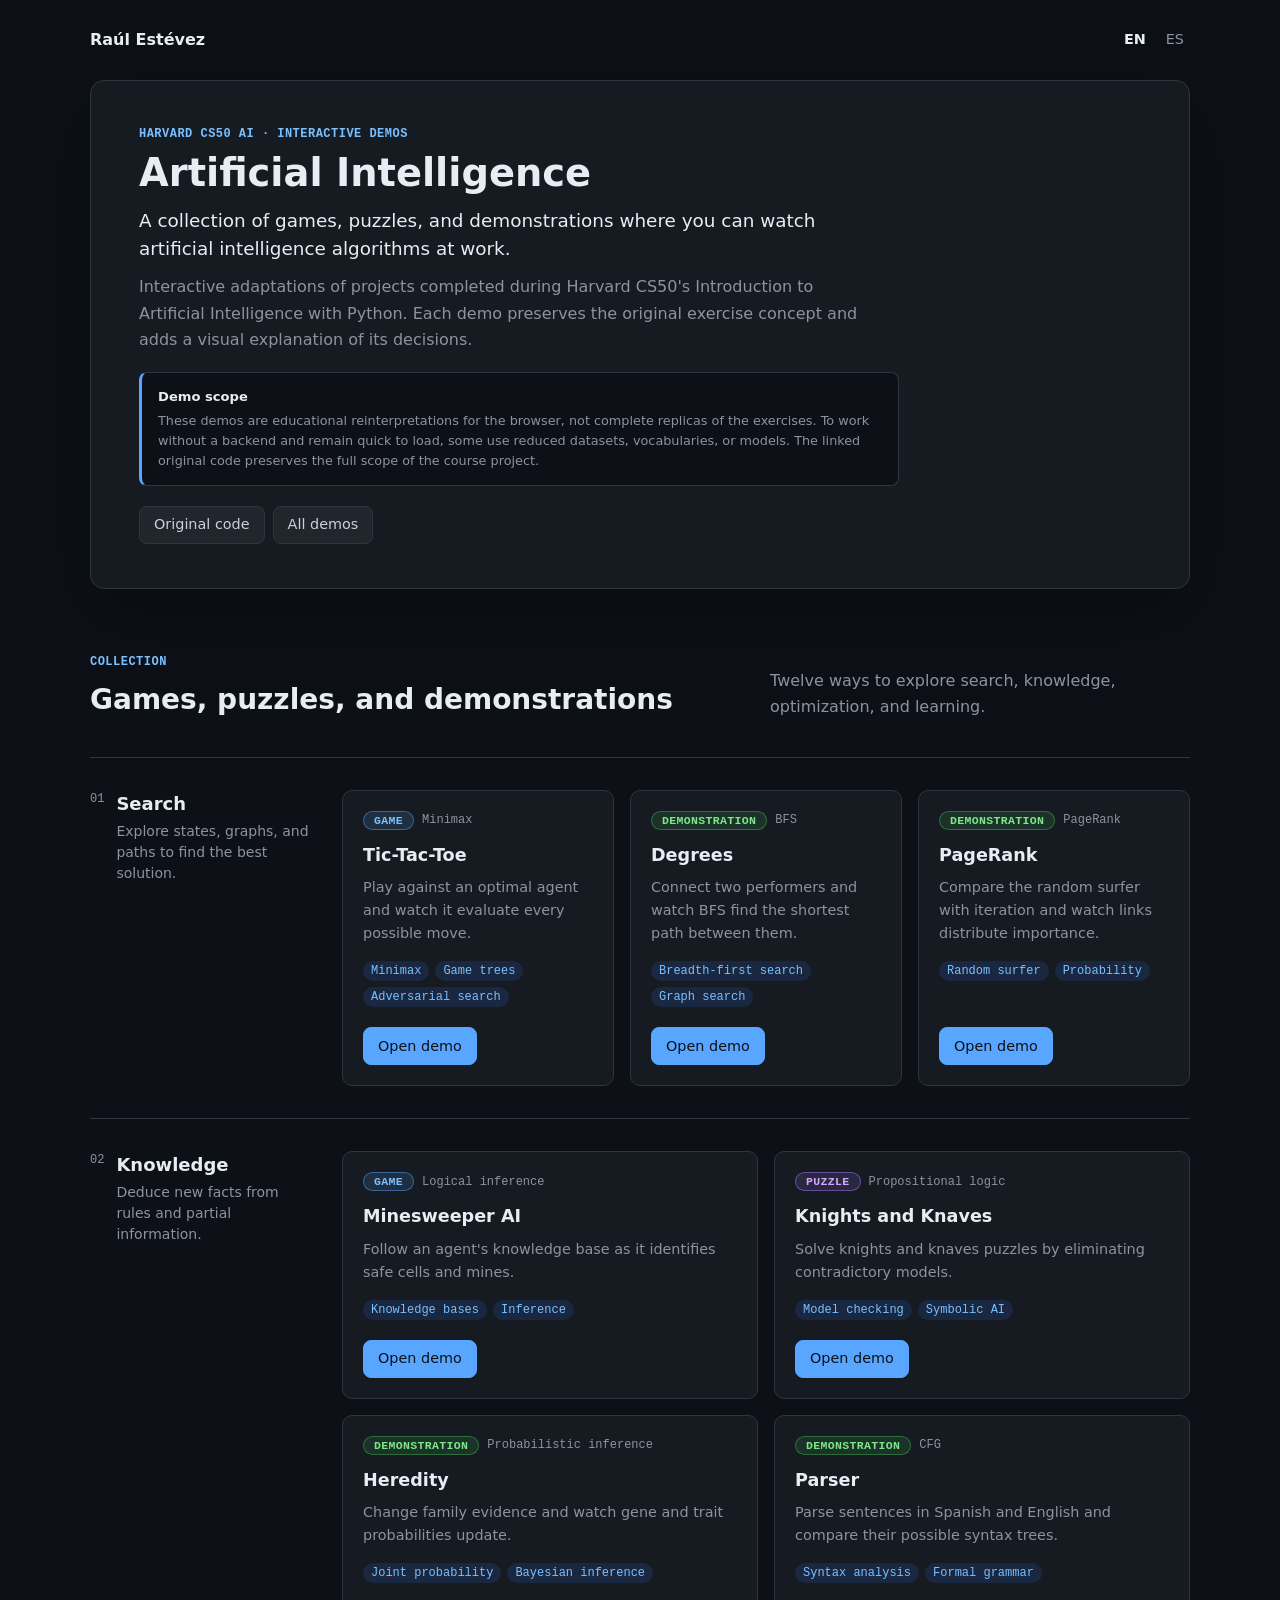
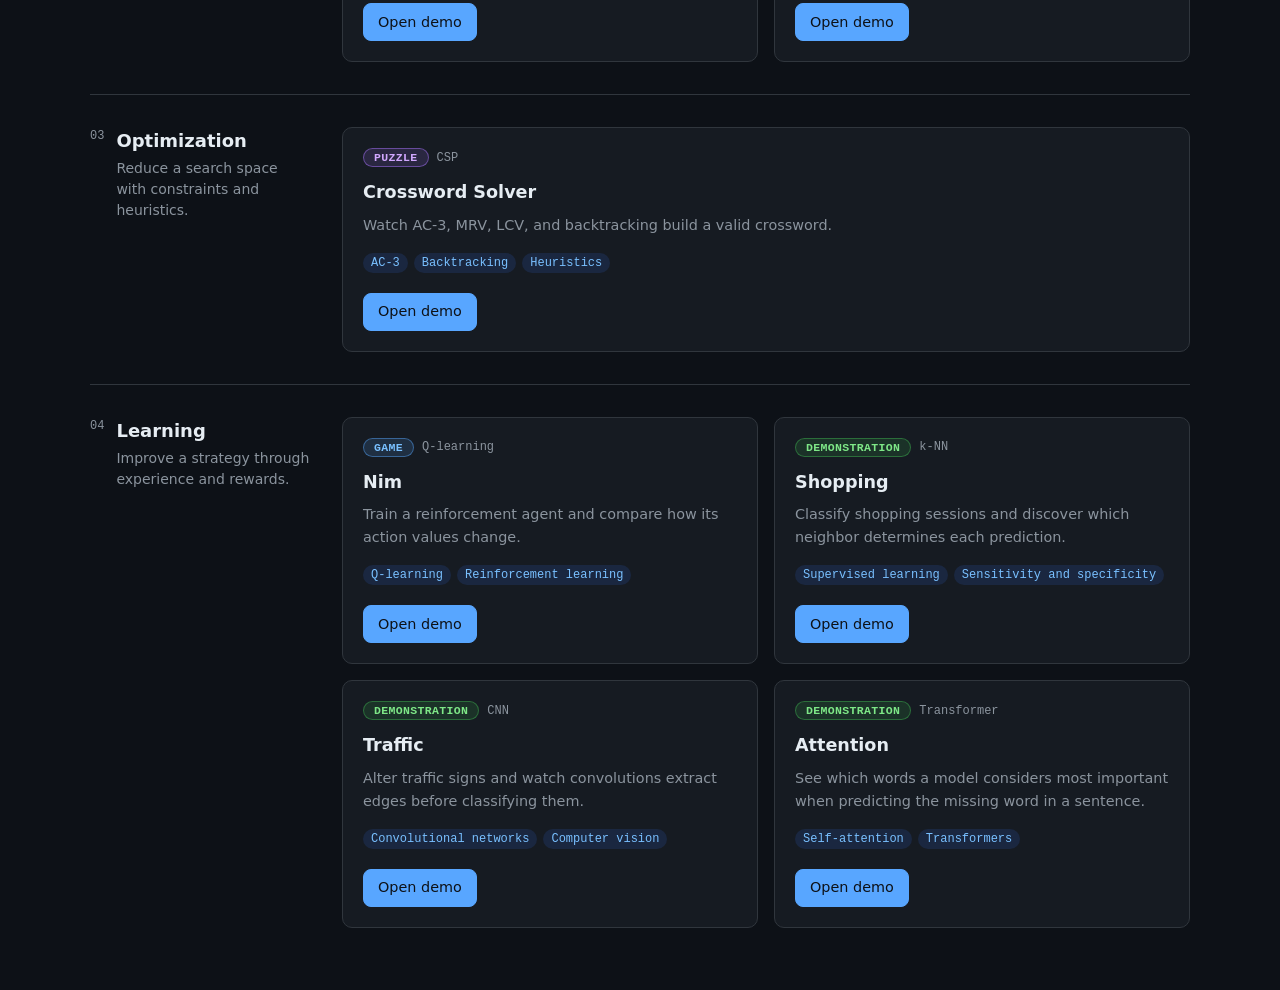
<file: index.html>
<!doctype html>
<html lang="es">
<head>
  <meta charset="utf-8">
  <meta name="viewport" content="width=device-width, initial-scale=1">
  <meta name="description" content="Demos interactivas basadas en proyectos de Harvard CS50's Introduction to Artificial Intelligence with Python.">
  <title>Artificial Intelligence · Raúl Estévez</title>
  <link rel="stylesheet" href="assets/css/tokens.css">
  <link rel="stylesheet" href="assets/css/base.css">
  <link rel="stylesheet" href="assets/css/hub.css">
</head>
<body>
  <header class="site-header">
    <a class="site-header__brand" href="https://raulesteveza.github.io">Raúl Estévez</a>
    <div class="language-switcher" role="group" aria-label="Idioma">
      <button class="language-switcher__button" type="button" data-lang="en" aria-pressed="false">EN</button>
      <button class="language-switcher__button" type="button" data-lang="es" aria-pressed="true">ES</button>
    </div>
  </header>

  <main class="page-shell">
    <section class="window hub-intro" aria-labelledby="page-title">
      <p class="eyebrow" data-i18n="eyebrow">Harvard CS50 AI · Demos interactivas</p>
      <h1 id="page-title">Artificial Intelligence</h1>
      <p class="hub-intro__lead" data-i18n="lead">Una colección de juegos, puzles y demostraciones que permite ver algoritmos de inteligencia artificial mientras trabajan.</p>
      <p class="hub-intro__copy" data-i18n="intro">Adaptaciones interactivas de proyectos realizados durante Harvard CS50's Introduction to Artificial Intelligence with Python. Cada demo conserva el concepto del ejercicio original y añade una explicación visual de sus decisiones.</p>
      <aside class="hub-scope-note" aria-labelledby="scope-title">
        <strong id="scope-title" data-i18n="scopeTitle">Alcance de las demos</strong>
        <p data-i18n="scopeCopy">Estas demos son reinterpretaciones educativas para navegador, no réplicas completas de los ejercicios. Para funcionar sin backend y mantener una carga rápida, algunas utilizan conjuntos de datos, vocabularios o modelos reducidos. El código original enlazado conserva el alcance del proyecto del curso.</p>
      </aside>
      <div class="hub-intro__actions">
        <a class="button" href="https://github.com/RaulEstevezA/harvard_ai" data-i18n="originalCode">Código original</a>
        <a class="button" href="https://raulesteveza.github.io/demos" data-i18n="allDemos">Todas las demos</a>
      </div>
    </section>

    <section class="catalog" aria-labelledby="catalog-title">
      <div class="section-heading">
        <div>
          <p class="eyebrow" data-i18n="collectionLabel">Colección</p>
          <h2 id="catalog-title" data-i18n="catalogTitle">Juegos, puzles y demostraciones</h2>
        </div>
        <p class="section-heading__copy" data-i18n="catalogCopy">Doce formas de explorar búsqueda, conocimiento, optimización y aprendizaje.</p>
      </div>

      <div class="category" aria-labelledby="search-title">
        <div class="category__heading">
          <span class="category__number">01</span>
          <div>
            <h3 id="search-title" data-i18n="search">Búsqueda</h3>
            <p data-i18n="searchDescription">Explorar estados, grafos y caminos para encontrar la mejor solución.</p>
          </div>
        </div>
        <div class="demo-grid demo-grid--three">
          <article class="demo-card">
            <div class="demo-card__body">
              <div class="demo-card__meta"><span class="demo-type demo-type--game" data-i18n="gameLabel">Juego</span><span>Minimax</span></div>
              <h4>Tic-Tac-Toe</h4>
              <p data-i18n="tictactoeDescription">Juega contra un agente óptimo y observa cómo valora cada movimiento posible.</p>
              <ul class="tag-list" aria-label="Conceptos">
                <li>Minimax</li><li data-i18n="gameTrees">Árboles de juego</li><li data-i18n="adversarialSearch">Búsqueda adversarial</li>
              </ul>
              <a class="button button--primary" href="demos/tictactoe/" data-i18n="openDemo">Abrir demo</a>
            </div>
          </article>
          <article class="demo-card">
            <div class="demo-card__body">
              <div class="demo-card__meta"><span class="demo-type demo-type--demonstration" data-i18n="demonstrationLabel">Demostración</span><span>BFS</span></div>
              <h4>Degrees</h4>
              <p data-i18n="degreesDescription">Conecta dos actores y observa cómo BFS encuentra el camino más corto entre ellos.</p>
              <ul class="tag-list" aria-label="Conceptos">
                <li data-i18n="breadthFirstSearch">Búsqueda en anchura</li><li data-i18n="graphSearch">Búsqueda en grafos</li>
              </ul>
              <a class="button button--primary" href="demos/degrees/" data-i18n="openDemo">Abrir demo</a>
            </div>
          </article>
          <article class="demo-card">
            <div class="demo-card__body">
              <div class="demo-card__meta"><span class="demo-type demo-type--demonstration" data-i18n="demonstrationLabel">Demostración</span><span>PageRank</span></div>
              <h4>PageRank</h4>
              <p data-i18n="pagerankDescription">Compara el navegante aleatorio con la iteración y observa cómo los enlaces reparten importancia.</p>
              <ul class="tag-list" aria-label="Conceptos">
                <li data-i18n="randomSurfer">Navegante aleatorio</li><li data-i18n="probability">Probabilidad</li>
              </ul>
              <a class="button button--primary" href="demos/pagerank/" data-i18n="openDemo">Abrir demo</a>
            </div>
          </article>
        </div>
      </div>

      <div class="category" aria-labelledby="knowledge-title">
        <div class="category__heading">
          <span class="category__number">02</span>
          <div>
            <h3 id="knowledge-title" data-i18n="knowledge">Conocimiento</h3>
            <p data-i18n="knowledgeDescription">Deducir hechos nuevos a partir de reglas e información parcial.</p>
          </div>
        </div>
        <div class="demo-grid">
          <article class="demo-card">
            <div class="demo-card__body">
              <div class="demo-card__meta"><span class="demo-type demo-type--game" data-i18n="gameLabel">Juego</span><span data-i18n="logicalInference">Inferencia lógica</span></div>
              <h4>Minesweeper AI</h4>
              <p data-i18n="minesweeperDescription">Sigue la base de conocimiento de un agente mientras identifica casillas seguras y minas.</p>
              <ul class="tag-list"><li data-i18n="knowledgeBases">Bases de conocimiento</li><li data-i18n="inference">Inferencia</li></ul>
              <a class="button button--primary" href="demos/minesweeper/" data-i18n="openDemo">Abrir demo</a>
            </div>
          </article>
          <article class="demo-card">
            <div class="demo-card__body">
              <div class="demo-card__meta"><span class="demo-type demo-type--puzzle" data-i18n="puzzleLabel">Puzle</span><span data-i18n="propositionalLogic">Lógica proposicional</span></div>
              <h4>Knights and Knaves</h4>
              <p data-i18n="knightsDescription">Resuelve acertijos de caballeros y mentirosos descartando modelos contradictorios.</p>
              <ul class="tag-list"><li data-i18n="modelChecking">Comprobación de modelos</li><li data-i18n="symbolicAI">IA simbólica</li></ul>
              <a class="button button--primary" href="demos/knights/" data-i18n="openDemo">Abrir demo</a>
            </div>
          </article>
          <article class="demo-card">
            <div class="demo-card__body">
              <div class="demo-card__meta"><span class="demo-type demo-type--demonstration" data-i18n="demonstrationLabel">Demostración</span><span data-i18n="probabilisticInference">Inferencia probabilística</span></div>
              <h4>Heredity</h4>
              <p data-i18n="heredityDescription">Modifica la evidencia familiar y observa cómo cambian las probabilidades de genes y rasgos.</p>
              <ul class="tag-list"><li data-i18n="jointProbability">Probabilidad conjunta</li><li data-i18n="bayesianInference">Inferencia bayesiana</li></ul>
              <a class="button button--primary" href="demos/heredity/" data-i18n="openDemo">Abrir demo</a>
            </div>
          </article>
          <article class="demo-card">
            <div class="demo-card__body">
              <div class="demo-card__meta"><span class="demo-type demo-type--demonstration" data-i18n="demonstrationLabel">Demostración</span><span>CFG</span></div>
              <h4>Parser</h4>
              <p data-i18n="parserDescription">Analiza frases en castellano e inglés y compara sus posibles árboles sintácticos.</p>
              <ul class="tag-list"><li data-i18n="syntaxAnalysis">Análisis sintáctico</li><li data-i18n="formalGrammar">Gramática formal</li></ul>
              <a class="button button--primary" href="demos/parser/" data-i18n="openDemo">Abrir demo</a>
            </div>
          </article>
        </div>
      </div>

      <div class="category" aria-labelledby="optimization-title">
        <div class="category__heading">
          <span class="category__number">03</span>
          <div>
            <h3 id="optimization-title" data-i18n="optimization">Optimización</h3>
            <p data-i18n="optimizationDescription">Reducir un espacio de búsqueda mediante restricciones y heurísticas.</p>
          </div>
        </div>
        <article class="demo-card">
          <div class="demo-card__body">
            <div class="demo-card__meta"><span class="demo-type demo-type--puzzle" data-i18n="puzzleLabel">Puzle</span><span>CSP</span></div>
            <h4>Crossword Solver</h4>
            <p data-i18n="crosswordDescription">Observa cómo AC-3, MRV, LCV y backtracking construyen un crucigrama válido.</p>
            <ul class="tag-list"><li>AC-3</li><li>Backtracking</li><li data-i18n="heuristics">Heurísticas</li></ul>
            <a class="button button--primary" href="demos/crossword/" data-i18n="openDemo">Abrir demo</a>
          </div>
        </article>
      </div>

      <div class="category" aria-labelledby="learning-title">
        <div class="category__heading">
          <span class="category__number">04</span>
          <div>
            <h3 id="learning-title" data-i18n="learning">Aprendizaje</h3>
            <p data-i18n="learningDescription">Mejorar una estrategia a partir de experiencia y recompensas.</p>
          </div>
        </div>
        <div class="demo-grid">
          <article class="demo-card">
            <div class="demo-card__body">
              <div class="demo-card__meta"><span class="demo-type demo-type--game" data-i18n="gameLabel">Juego</span><span>Q-learning</span></div>
              <h4>Nim</h4>
              <p data-i18n="nimDescription">Entrena un agente por refuerzo y compara cómo cambian los valores de sus acciones.</p>
              <ul class="tag-list"><li>Q-learning</li><li data-i18n="reinforcementLearning">Aprendizaje por refuerzo</li></ul>
              <a class="button button--primary" href="demos/nim/" data-i18n="openDemo">Abrir demo</a>
            </div>
          </article>
          <article class="demo-card">
            <div class="demo-card__body">
              <div class="demo-card__meta"><span class="demo-type demo-type--demonstration" data-i18n="demonstrationLabel">Demostración</span><span>k-NN</span></div>
              <h4>Shopping</h4>
              <p data-i18n="shoppingDescription">Estima si una visita a una tienda online terminará en compra comparándola con visitas similares.</p>
              <ul class="tag-list"><li data-i18n="supervisedLearning">Aprendizaje supervisado</li><li data-i18n="sensitivitySpecificity">Sensibilidad y especificidad</li></ul>
              <a class="button button--primary" href="demos/shopping/" data-i18n="openDemo">Abrir demo</a>
            </div>
          </article>
          <article class="demo-card">
            <div class="demo-card__body">
              <div class="demo-card__meta"><span class="demo-type demo-type--demonstration" data-i18n="demonstrationLabel">Demostración</span><span>CNN</span></div>
              <h4>Traffic</h4>
              <p data-i18n="trafficDescription">Altera señales de tráfico y observa cómo las convoluciones extraen bordes antes de clasificarlas.</p>
              <ul class="tag-list"><li data-i18n="convolutionalNetworks">Redes convolucionales</li><li data-i18n="computerVision">Visión por computador</li></ul>
              <a class="button button--primary" href="demos/traffic/" data-i18n="openDemo">Abrir demo</a>
            </div>
          </article>
          <article class="demo-card">
            <div class="demo-card__body">
              <div class="demo-card__meta"><span class="demo-type demo-type--demonstration" data-i18n="demonstrationLabel">Demostración</span><span>Transformer</span></div>
              <h4>Attention</h4>
              <p data-i18n="attentionDescription">Observa qué palabras considera más importantes un modelo para predecir la palabra que falta en una frase.</p>
              <ul class="tag-list"><li>Self-attention</li><li data-i18n="transformers">Transformers</li></ul>
              <a class="button button--primary" href="demos/attention/" data-i18n="openDemo">Abrir demo</a>
            </div>
          </article>
        </div>
      </div>
    </section>
  </main>

  <script src="assets/js/hub.js"></script>
  <!-- Cloudflare Web Analytics -->
  <script
    type="module"
    src="https://static.cloudflareinsights.com/beacon.min.js"
    data-cf-beacon='{"token":"e39c213b71d04ecea667fe1a7c72f355"}'>
  </script>
  <!-- End Cloudflare Web Analytics -->
</body>
</html>
</file>
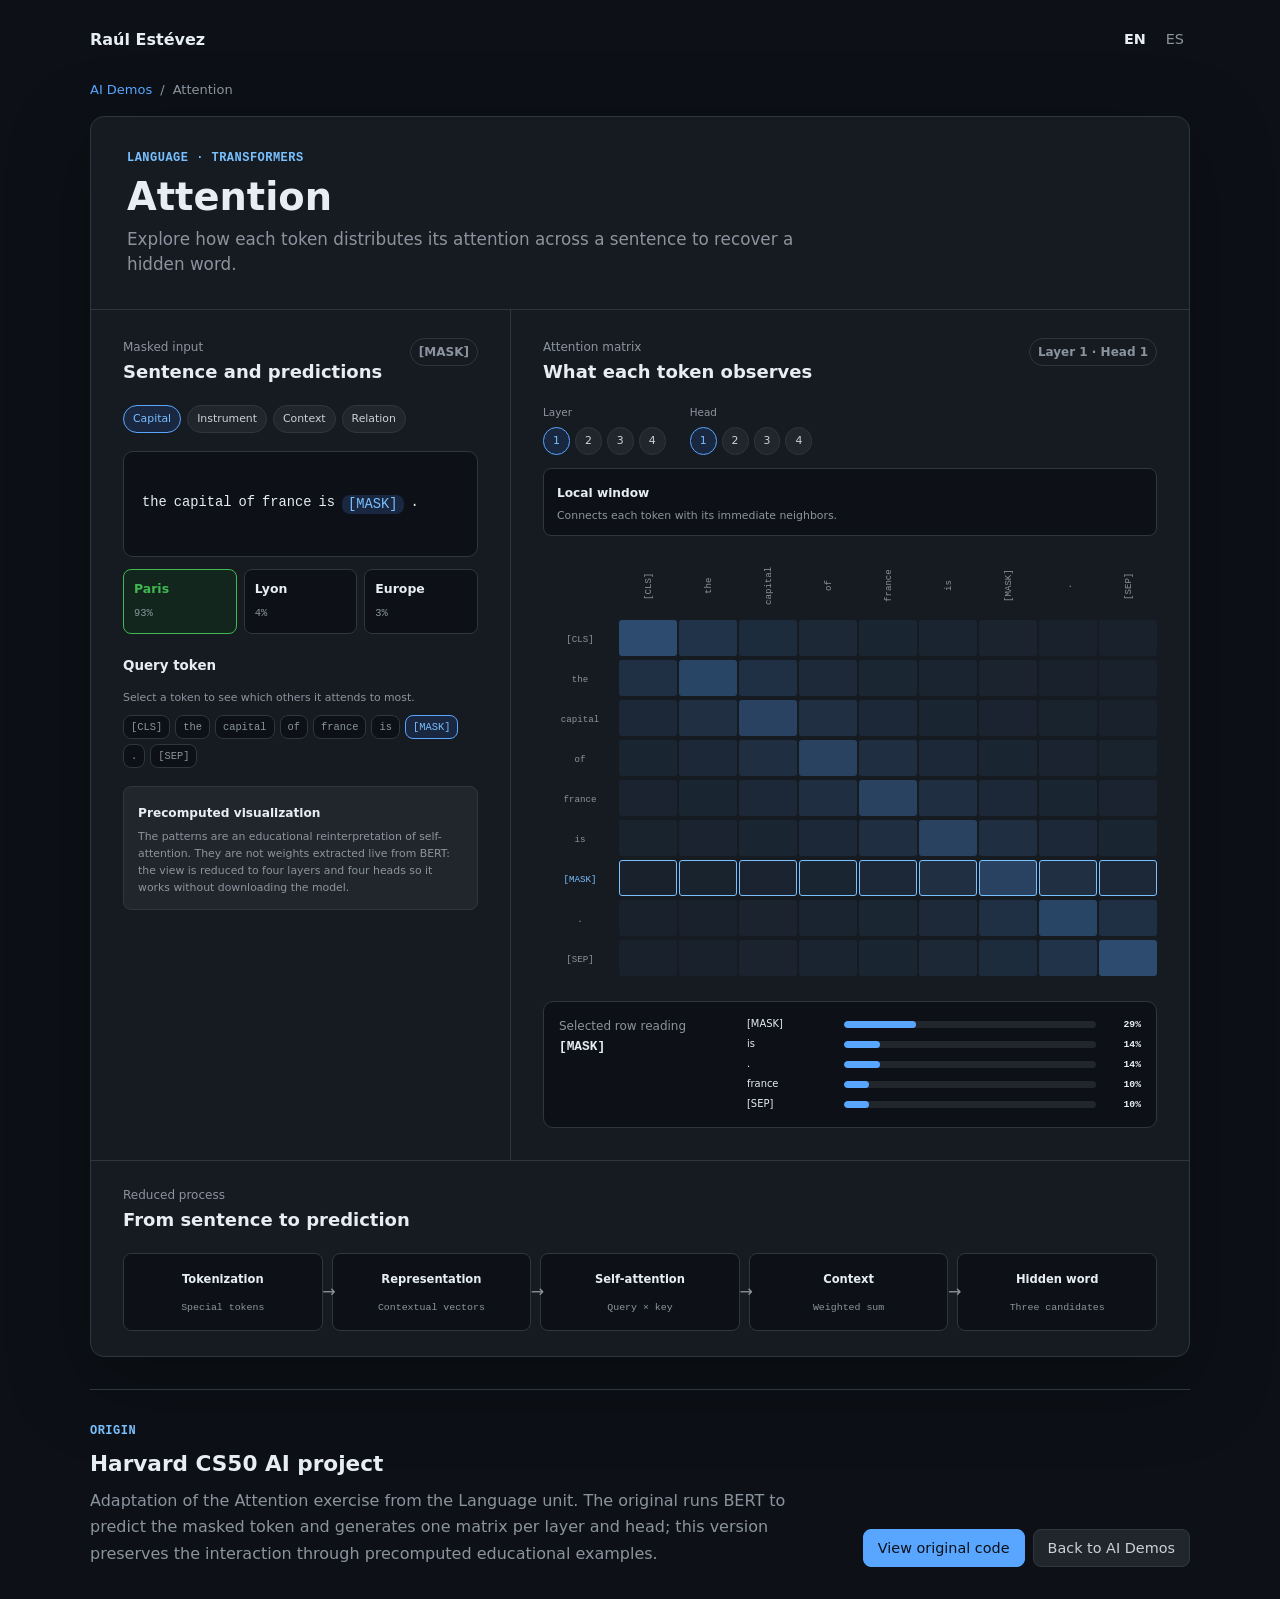
<file: demos/attention/index.html>
<!doctype html>
<html lang="es">
<head>
  <meta charset="utf-8">
  <meta name="viewport" content="width=device-width, initial-scale=1">
  <meta name="description" content="Visualizador interactivo del mecanismo de self-attention en transformadores.">
  <title>Attention · Self-attention</title>
  <link rel="stylesheet" href="../../assets/css/tokens.css">
  <link rel="stylesheet" href="../../assets/css/base.css">
  <link rel="stylesheet" href="../../assets/css/demo.css">
  <link rel="stylesheet" href="attention.css">
</head>
<body>
  <header class="site-header"><a class="site-header__brand" href="https://raulesteveza.github.io">Raúl Estévez</a><div class="language-switcher" role="group" aria-label="Idioma"><button class="language-switcher__button" type="button" data-lang="en" aria-pressed="false">EN</button><button class="language-switcher__button" type="button" data-lang="es" aria-pressed="true">ES</button></div></header>
  <main class="page-shell demo-page">
    <nav class="breadcrumb" aria-label="Navegación secundaria"><a href="../../" data-i18n="backHub">AI Demos</a><span aria-hidden="true">/</span><span>Attention</span></nav>
    <section class="window demo-window" aria-labelledby="page-title">
      <header class="demo-header"><div><p class="eyebrow" data-i18n="eyebrow">Lenguaje · Transformers</p><h1 id="page-title">Attention</h1><p data-i18n="subtitle">Explora cómo cada token reparte su atención entre las palabras de una frase para recuperar una palabra oculta.</p></div></header>
      <div class="attention-layout">
        <section class="sentence-panel" aria-labelledby="sentence-title">
          <div class="panel-heading"><div><p class="panel-label" data-i18n="inputLabel">Entrada enmascarada</p><h2 id="sentence-title" data-i18n="sentenceTitle">Frase y predicciones</h2></div><span class="analysis-state">[MASK]</span></div>
          <div class="example-list" id="example-list"></div>
          <div class="masked-sentence" id="masked-sentence"></div>
          <div class="prediction-list" id="prediction-list"></div>
          <div class="token-section"><h3 data-i18n="queryTitle">Token que consulta</h3><p data-i18n="queryCopy">Selecciona un token para ver a cuáles presta más atención.</p><div class="token-list" id="token-list"></div></div>
          <div class="scope-note" role="note"><strong data-i18n="scopeTitle">Visualización precalculada</strong><p data-i18n="scopeCopy">Los patrones son una reinterpretación educativa de self-attention. No son pesos extraídos en directo de BERT: se reducen a cuatro capas y cuatro cabezas para funcionar sin descargar el modelo.</p></div>
        </section>
        <section class="matrix-panel" aria-labelledby="matrix-title">
          <div class="panel-heading"><div><p class="panel-label" data-i18n="attentionLabel">Matriz de atención</p><h2 id="matrix-title" data-i18n="matrixTitle">Qué observa cada token</h2></div><span class="analysis-state" id="matrix-state">—</span></div>
          <div class="selector-row"><div><span data-i18n="layer">Capa</span><div class="selector-group" id="layer-selector"></div></div><div><span data-i18n="head">Cabeza</span><div class="selector-group" id="head-selector"></div></div></div>
          <div class="head-summary" id="head-summary"></div>
          <div class="heatmap-wrap"><div class="heatmap" id="heatmap" role="grid"></div></div>
          <div class="focus-panel"><div><p class="panel-label" data-i18n="focusLabel">Lectura de la fila seleccionada</p><h3 id="focus-title">—</h3></div><div class="focus-bars" id="focus-bars"></div></div>
        </section>
      </div>
      <section class="transformer-panel" aria-labelledby="transformer-title"><div class="panel-heading"><div><p class="panel-label" data-i18n="processLabel">Proceso reducido</p><h2 id="transformer-title" data-i18n="transformerTitle">De la frase a la predicción</h2></div></div><div class="transformer-flow" id="transformer-flow"></div></section>
    </section>
    <section class="project-note" aria-labelledby="origin-title"><div><p class="eyebrow" data-i18n="originLabel">Origen</p><h2 id="origin-title" data-i18n="originTitle">Proyecto de Harvard CS50 AI</h2><p data-i18n="originCopy">Adaptación del ejercicio Attention de la unidad Language. El original ejecuta BERT para predecir el token enmascarado y genera una matriz por cada capa y cabeza; esta versión conserva la interacción mediante ejemplos educativos precalculados.</p></div><div class="project-note__actions"><a class="button button--primary" href="https://github.com/RaulEstevezA/harvard_ai/tree/main/6-language/attention" data-i18n="viewCode">Ver código original</a><a class="button" href="../../" data-i18n="backToHub">Volver a AI Demos</a></div></section>
  </main>
  <script src="attention.js"></script>
  <!-- Cloudflare Web Analytics -->
  <script
    type="module"
    src="https://static.cloudflareinsights.com/beacon.min.js"
    data-cf-beacon='{"token":"e39c213b71d04ecea667fe1a7c72f355"}'>
  </script>
  <!-- End Cloudflare Web Analytics -->
</body>
</html>
</file>
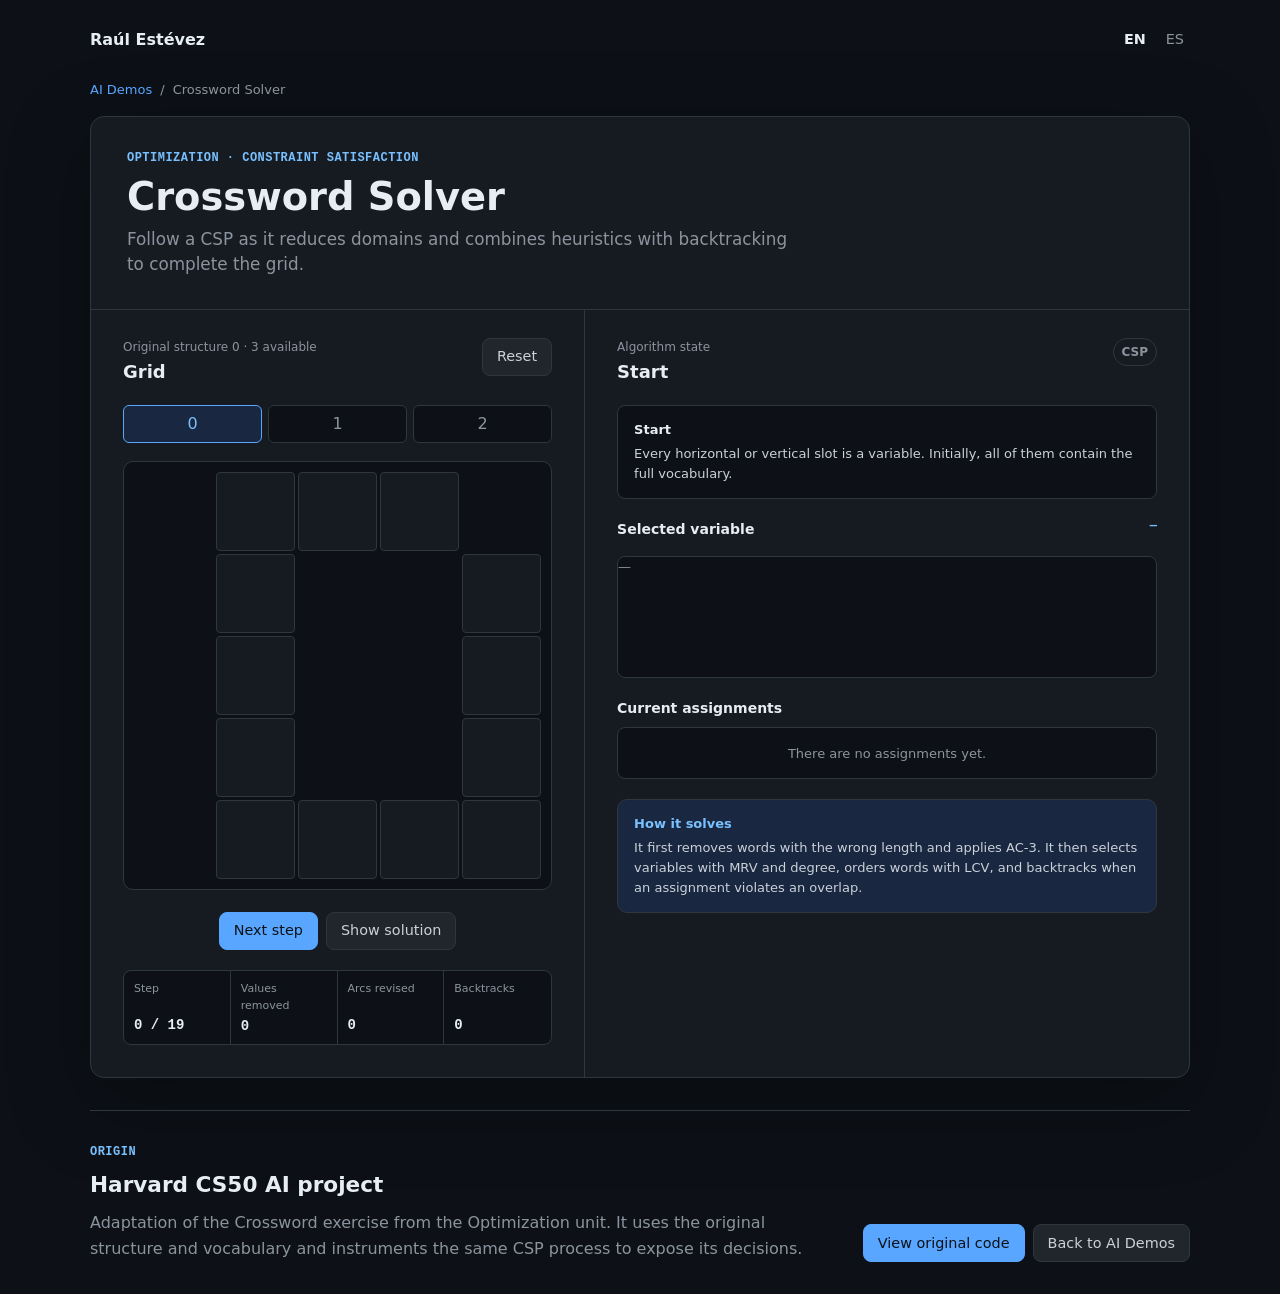
<file: demos/crossword/index.html>
<!doctype html><html lang="es"><head><meta charset="utf-8"><meta name="viewport" content="width=device-width,initial-scale=1"><meta name="description" content="Visualización interactiva de un solucionador de crucigramas CSP."><title>Crossword Solver · CSP</title><link rel="stylesheet" href="../../assets/css/tokens.css"><link rel="stylesheet" href="../../assets/css/base.css"><link rel="stylesheet" href="../../assets/css/demo.css"><link rel="stylesheet" href="crossword.css"></head><body>
<header class="site-header"><a class="site-header__brand" href="https://raulesteveza.github.io">Raúl Estévez</a><div class="language-switcher" role="group" aria-label="Idioma"><button class="language-switcher__button" type="button" data-lang="en" aria-pressed="false">EN</button><button class="language-switcher__button" type="button" data-lang="es" aria-pressed="true">ES</button></div></header>
<main class="page-shell demo-page"><nav class="breadcrumb"><a href="../../">AI Demos</a><span>/</span><span>Crossword Solver</span></nav>
<section class="window demo-window"><header class="demo-header"><div><p class="eyebrow" data-i18n="eyebrow">Optimización · Satisfacción de restricciones</p><h1>Crossword Solver</h1><p data-i18n="subtitle">Sigue cómo un CSP reduce dominios y combina heurísticas con backtracking hasta completar la cuadrícula.</p></div></header>
<div class="cross-layout"><section class="cross-board-panel"><div class="panel-heading"><div><p class="panel-label" id="grid-label">Estructura original 0</p><h2 data-i18n="gridTitle">Cuadrícula</h2></div><button class="button" id="reset" type="button" data-i18n="reset">Reiniciar</button></div>
<div class="cross-tabs" id="cross-tabs" role="tablist" aria-label="Crucigramas"></div><div class="cross-grid" id="cross-grid" role="grid" aria-label="Crucigrama"></div><div class="cross-actions"><button class="button button--primary" id="next" type="button" data-i18n="next">Siguiente paso</button><button class="button" id="solve" type="button" data-i18n="solve">Mostrar solución</button></div>
<dl class="cross-metrics"><div><dt data-i18n="step">Paso</dt><dd id="metric-step">0</dd></div><div><dt data-i18n="removed">Valores eliminados</dt><dd id="metric-removed">0</dd></div><div><dt data-i18n="arcs">Arcos revisados</dt><dd id="metric-arcs">0</dd></div><div><dt data-i18n="backtracks">Retrocesos</dt><dd id="metric-backtracks">0</dd></div></dl></section>
<aside class="solver-panel"><div class="panel-heading"><div><p class="panel-label" data-i18n="solverLabel">Estado del algoritmo</p><h2 id="stage-title">Inicio</h2></div><span class="analysis-state" id="stage-code">CSP</span></div><div class="step-explanation" id="step-explanation" role="status"></div>
<section class="variable-block"><div class="variable-heading"><h3 data-i18n="selectedVariable">Variable seleccionada</h3><span id="variable-name">—</span></div><div class="domain-list" id="domain-list"></div></section>
<section class="assignment-block"><h3 data-i18n="assignments">Asignaciones actuales</h3><div id="assignment-list"></div></section>
<div class="algorithm-note"><strong data-i18n="howTitle">Cómo resuelve</strong><p data-i18n="howCopy">Primero elimina palabras de longitud incorrecta y aplica AC-3. Después selecciona variables con MRV y grado, ordena palabras con LCV y retrocede cuando una asignación viola una intersección.</p></div></aside></div></section>
<section class="project-note"><div><p class="eyebrow" data-i18n="originLabel">Origen</p><h2 data-i18n="originTitle">Proyecto de Harvard CS50 AI</h2><p data-i18n="originCopy">Adaptación del ejercicio Crossword de la unidad Optimization. Utiliza la estructura y el vocabulario originales e instrumenta el mismo proceso CSP para mostrar sus decisiones.</p></div><div class="project-note__actions"><a class="button button--primary" href="https://github.com/RaulEstevezA/harvard_ai/tree/main/3-optimization/crossword" data-i18n="viewCode">Ver código original</a><a class="button" href="../../" data-i18n="backHub">Volver a AI Demos</a></div></section>
</main><script src="crossword.js"></script>
  <!-- Cloudflare Web Analytics -->
  <script
    type="module"
    src="https://static.cloudflareinsights.com/beacon.min.js"
    data-cf-beacon='{"token":"e39c213b71d04ecea667fe1a7c72f355"}'>
  </script>
  <!-- End Cloudflare Web Analytics -->
</body>
</html>
</file>
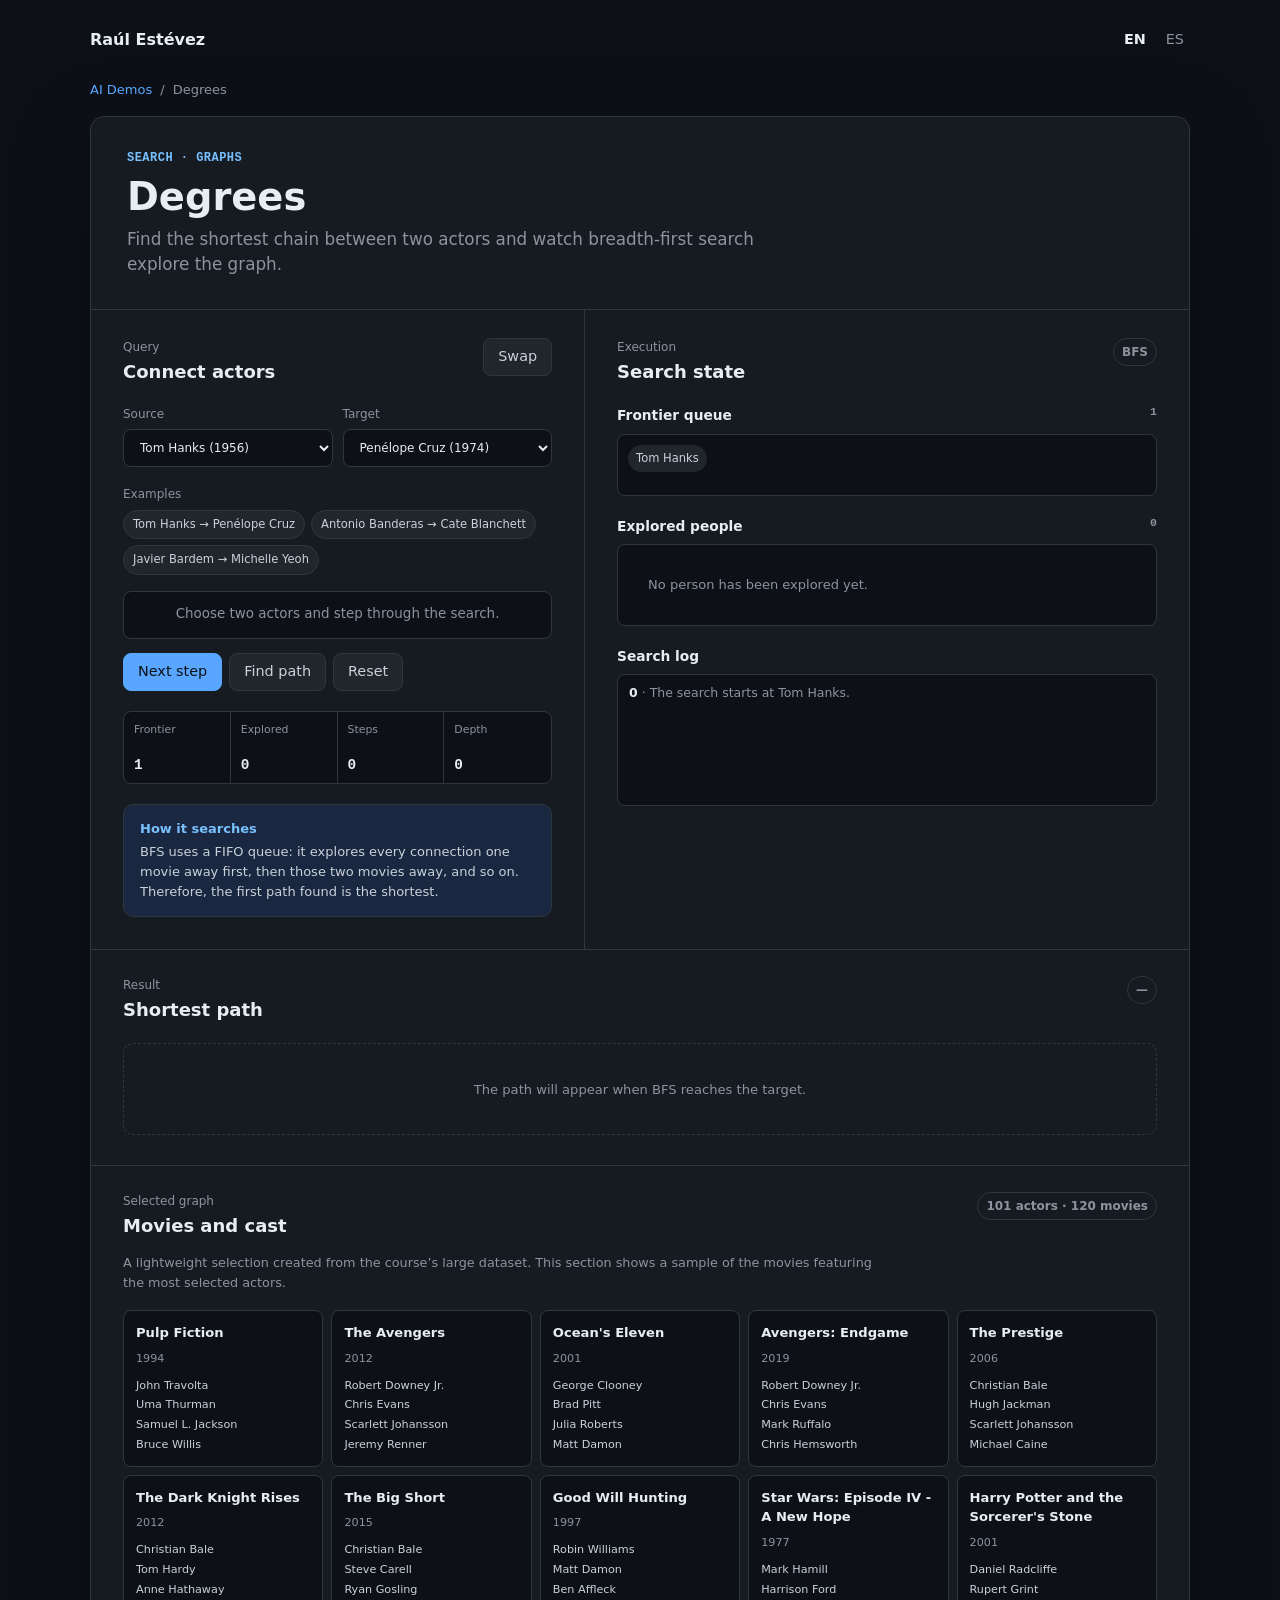
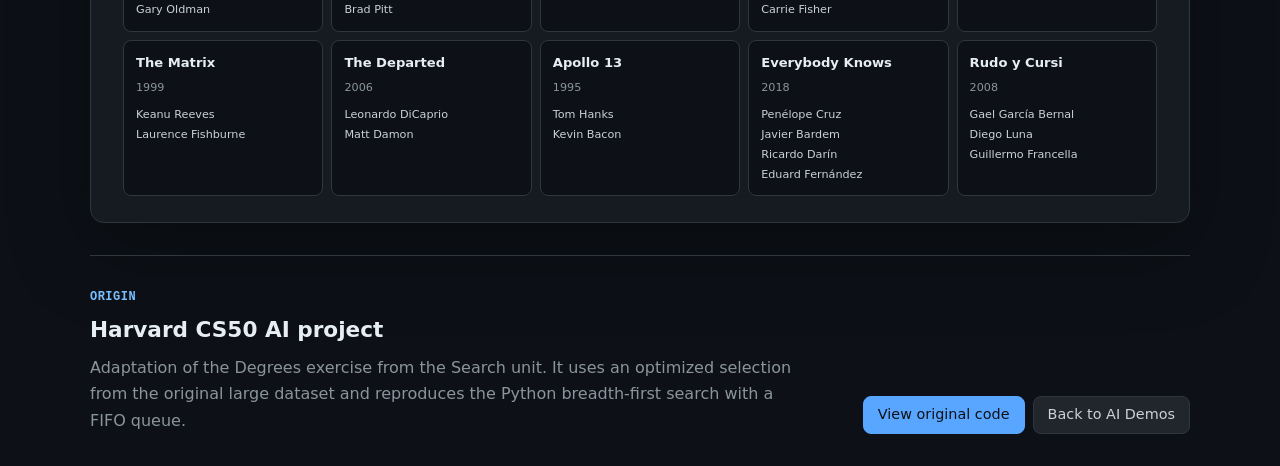
<file: demos/degrees/index.html>
<!doctype html>
<html lang="es">
<head>
  <meta charset="utf-8">
  <meta name="viewport" content="width=device-width, initial-scale=1">
  <meta name="description" content="Demo interactiva de búsqueda en anchura aplicada a conexiones entre actores.">
  <title>Degrees · Breadth-First Search</title>
  <link rel="stylesheet" href="../../assets/css/tokens.css">
  <link rel="stylesheet" href="../../assets/css/base.css">
  <link rel="stylesheet" href="../../assets/css/demo.css">
  <link rel="stylesheet" href="degrees.css">
</head>
<body>
  <header class="site-header">
    <a class="site-header__brand" href="https://raulesteveza.github.io">Raúl Estévez</a>
    <div class="language-switcher" role="group" aria-label="Idioma">
      <button class="language-switcher__button" type="button" data-lang="en" aria-pressed="false">EN</button>
      <button class="language-switcher__button" type="button" data-lang="es" aria-pressed="true">ES</button>
    </div>
  </header>

  <main class="page-shell demo-page">
    <nav class="breadcrumb" aria-label="Navegación secundaria">
      <a href="../../" data-i18n="backHub">AI Demos</a><span aria-hidden="true">/</span><span>Degrees</span>
    </nav>

    <section class="window demo-window" aria-labelledby="page-title">
      <header class="demo-header">
        <div>
          <p class="eyebrow" data-i18n="eyebrow">Búsqueda · Grafos</p>
          <h1 id="page-title">Degrees</h1>
          <p data-i18n="subtitle">Encuentra la cadena más corta entre dos actores y observa cómo la búsqueda en anchura explora el grafo.</p>
        </div>
      </header>

      <div class="degrees-layout">
        <section class="search-panel" aria-labelledby="search-title">
          <div class="panel-heading">
            <div><p class="panel-label" data-i18n="queryLabel">Consulta</p><h2 id="search-title" data-i18n="queryTitle">Conectar actores</h2></div>
            <button class="button" id="swap-people" type="button" data-i18n="swap">Intercambiar</button>
          </div>

          <div class="person-selectors">
            <label><span data-i18n="source">Origen</span><select id="source-person"></select></label>
            <label><span data-i18n="target">Destino</span><select id="target-person"></select></label>
          </div>

          <div class="preset-block">
            <span data-i18n="examples">Ejemplos</span>
            <div id="preset-list"></div>
          </div>

          <div class="degrees-status" id="degrees-status" role="status" aria-live="polite"></div>

          <div class="search-actions">
            <button class="button button--primary" id="search-step" type="button" data-i18n="nextStep">Siguiente paso</button>
            <button class="button" id="search-run" type="button" data-i18n="findPath">Buscar camino</button>
            <button class="button" id="search-reset" type="button" data-i18n="reset">Reiniciar</button>
          </div>

          <dl class="degrees-metrics">
            <div><dt data-i18n="frontier">Frontera</dt><dd id="metric-frontier">1</dd></div>
            <div><dt data-i18n="explored">Explorados</dt><dd id="metric-explored">0</dd></div>
            <div><dt data-i18n="steps">Pasos</dt><dd id="metric-steps">0</dd></div>
            <div><dt data-i18n="depth">Profundidad</dt><dd id="metric-depth">0</dd></div>
          </dl>

          <div class="algorithm-note" role="note">
            <strong data-i18n="howTitle">Cómo busca</strong>
            <p data-i18n="howCopy">BFS utiliza una cola FIFO: explora primero todas las conexiones a una película de distancia, después las de dos y así sucesivamente. Por eso el primer camino encontrado es el más corto.</p>
          </div>
        </section>

        <aside class="search-state" aria-labelledby="state-title">
          <div class="panel-heading">
            <div><p class="panel-label" data-i18n="stateLabel">Ejecución</p><h2 id="state-title" data-i18n="stateTitle">Estado de la búsqueda</h2></div>
            <span class="analysis-state" id="search-state-badge">BFS</span>
          </div>

          <section class="state-block" aria-labelledby="frontier-title">
            <div class="state-heading"><h3 id="frontier-title" data-i18n="frontierQueue">Cola de frontera</h3><span id="frontier-count">1</span></div>
            <div class="chip-list" id="frontier-list"></div>
          </section>

          <section class="state-block" aria-labelledby="explored-title">
            <div class="state-heading"><h3 id="explored-title" data-i18n="exploredPeople">Personas exploradas</h3><span id="explored-count">0</span></div>
            <div class="chip-list" id="explored-list"></div>
          </section>

          <section class="state-block" aria-labelledby="log-title">
            <div class="state-heading"><h3 id="log-title" data-i18n="searchLog">Registro de búsqueda</h3></div>
            <div class="search-log" id="search-log"></div>
          </section>
        </aside>
      </div>

      <section class="path-panel" aria-labelledby="path-title">
        <div class="panel-heading"><div><p class="panel-label" data-i18n="resultLabel">Resultado</p><h2 id="path-title" data-i18n="pathTitle">Camino más corto</h2></div><span class="analysis-state" id="degrees-result">—</span></div>
        <div class="path-result" id="path-result"></div>
      </section>

      <section class="corpus-panel" aria-labelledby="corpus-title">
        <div class="panel-heading"><div><p class="panel-label" data-i18n="datasetLabel">Grafo seleccionado</p><h2 id="corpus-title" data-i18n="datasetTitle">Películas y reparto</h2></div><span class="analysis-state" data-i18n="datasetSize">101 actores · 120 películas</span></div>
        <p class="corpus-copy" data-i18n="datasetCopy">Selección ligera creada a partir del conjunto grande del curso. Aquí se muestra una muestra de las películas con más actores seleccionados.</p>
        <div class="movie-grid" id="movie-grid"></div>
      </section>
    </section>

    <section class="project-note" aria-labelledby="origin-title">
      <div><p class="eyebrow" data-i18n="originLabel">Origen</p><h2 id="origin-title" data-i18n="originTitle">Proyecto de Harvard CS50 AI</h2><p data-i18n="originCopy">Adaptación del ejercicio Degrees de la unidad Search. Usa una selección optimizada del conjunto grande original y reproduce con una cola FIFO la búsqueda en anchura implementada en Python.</p></div>
      <div class="project-note__actions"><a class="button button--primary" href="https://github.com/RaulEstevezA/harvard_ai/tree/main/0-search/degrees" data-i18n="viewCode">Ver código original</a><a class="button" href="../../" data-i18n="backToHub">Volver a AI Demos</a></div>
    </section>
  </main>
  <script src="degrees-data.js"></script>
  <script src="degrees.js"></script>
  <!-- Cloudflare Web Analytics -->
  <script
    type="module"
    src="https://static.cloudflareinsights.com/beacon.min.js"
    data-cf-beacon='{"token":"e39c213b71d04ecea667fe1a7c72f355"}'>
  </script>
  <!-- End Cloudflare Web Analytics -->
</body>
</html>
</file>
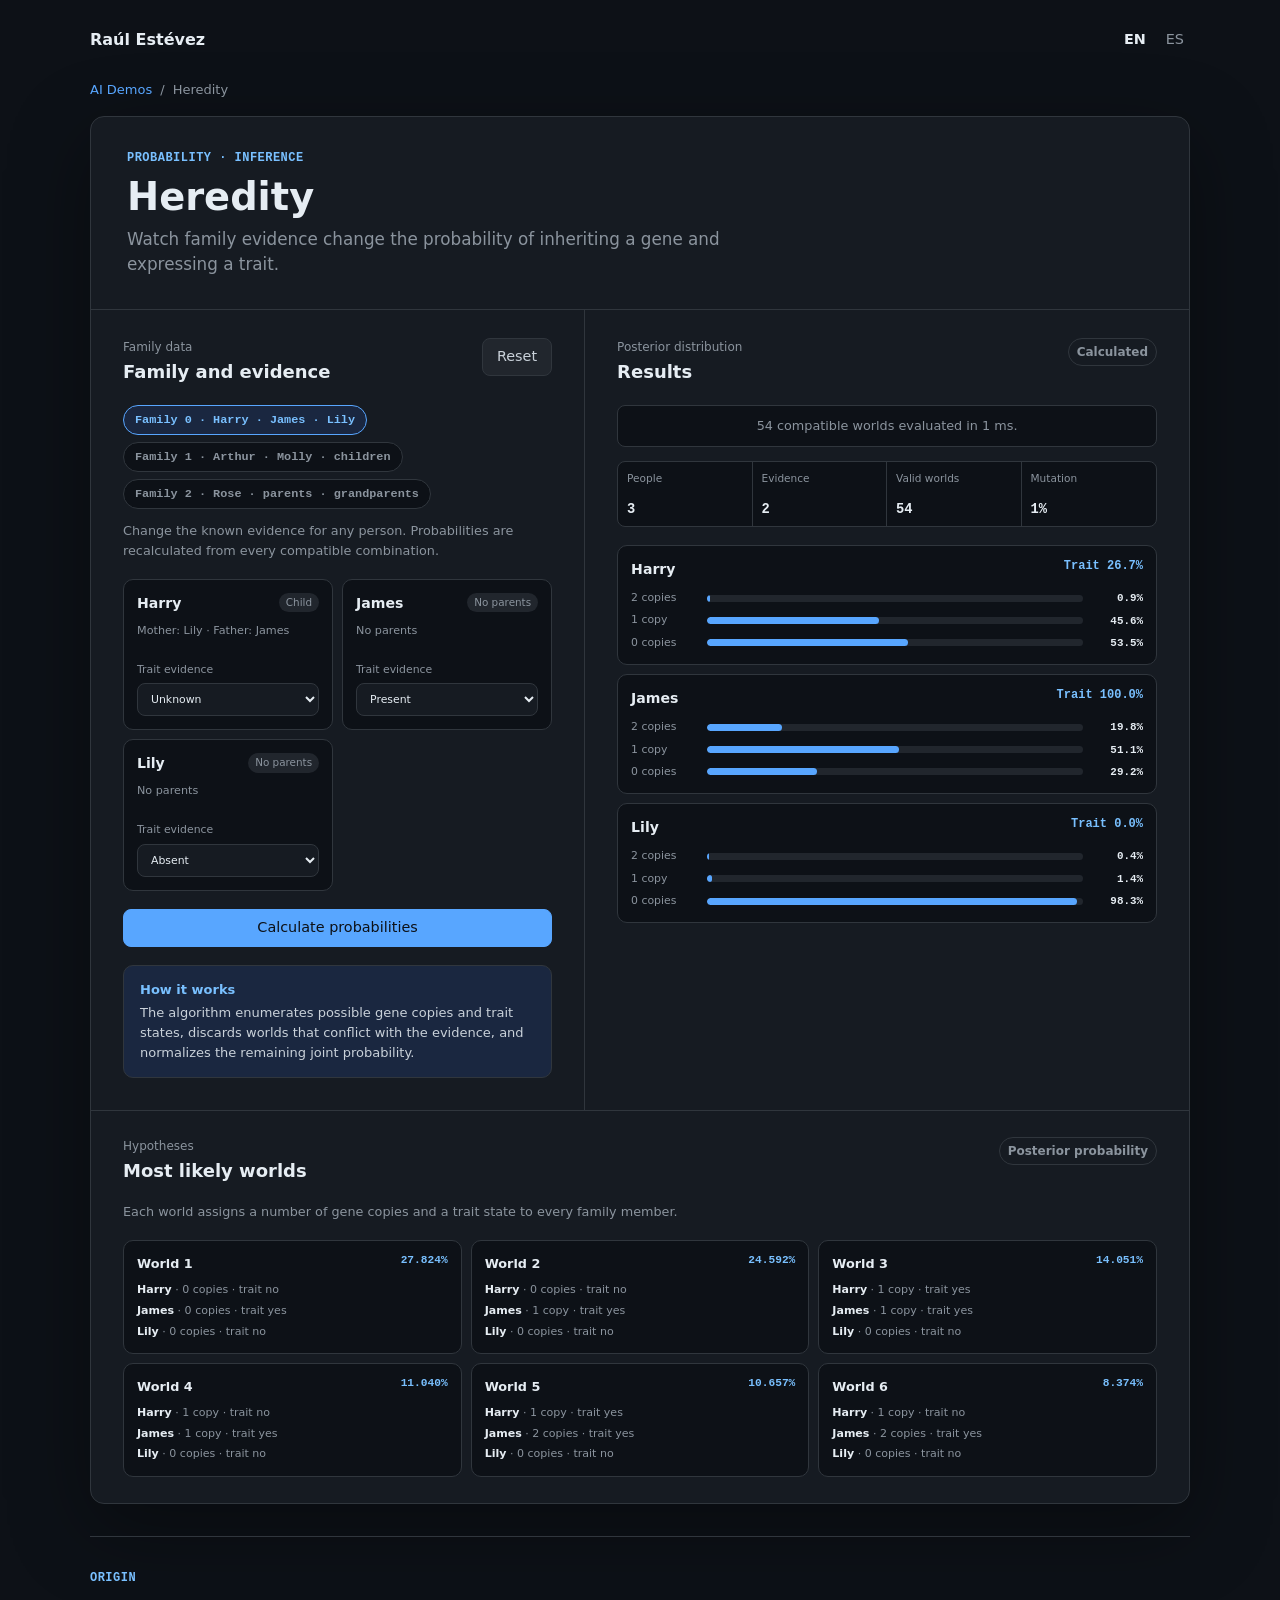
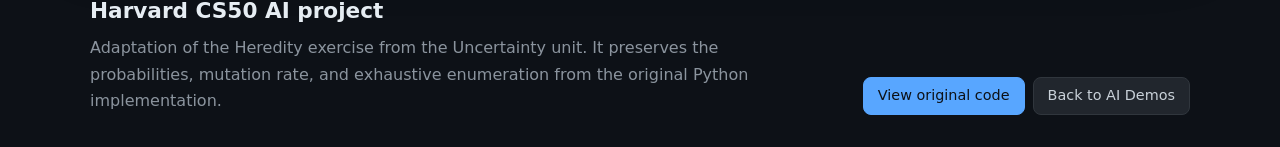
<file: demos/heredity/index.html>
<!doctype html>
<html lang="es">
<head>
  <meta charset="utf-8">
  <meta name="viewport" content="width=device-width, initial-scale=1">
  <meta name="description" content="Demo interactiva de inferencia genética mediante probabilidad conjunta.">
  <title>Heredity · Probabilistic Inference</title>
  <link rel="stylesheet" href="../../assets/css/tokens.css">
  <link rel="stylesheet" href="../../assets/css/base.css">
  <link rel="stylesheet" href="../../assets/css/demo.css">
  <link rel="stylesheet" href="heredity.css">
</head>
<body>
  <header class="site-header">
    <a class="site-header__brand" href="https://raulesteveza.github.io">Raúl Estévez</a>
    <div class="language-switcher" role="group" aria-label="Idioma">
      <button class="language-switcher__button" type="button" data-lang="en" aria-pressed="false">EN</button>
      <button class="language-switcher__button" type="button" data-lang="es" aria-pressed="true">ES</button>
    </div>
  </header>

  <main class="page-shell demo-page">
    <nav class="breadcrumb" aria-label="Navegación secundaria"><a href="../../" data-i18n="backHub">AI Demos</a><span aria-hidden="true">/</span><span>Heredity</span></nav>

    <section class="window demo-window" aria-labelledby="page-title">
      <header class="demo-header">
        <div><p class="eyebrow" data-i18n="eyebrow">Probabilidad · Inferencia</p><h1 id="page-title">Heredity</h1><p data-i18n="subtitle">Observa cómo la evidencia familiar modifica la probabilidad de heredar un gen y manifestar un rasgo.</p></div>
      </header>

      <div class="heredity-layout">
        <section class="family-panel" aria-labelledby="family-title">
          <div class="panel-heading"><div><p class="panel-label" data-i18n="familyLabel">Datos familiares</p><h2 id="family-title" data-i18n="familyTitle">Familia y evidencia</h2></div><button class="button" id="reset-evidence" type="button" data-i18n="reset">Reiniciar</button></div>
          <div class="family-tabs" id="family-tabs" role="tablist" aria-label="Familias"></div>
          <p class="family-copy" data-i18n="familyCopy">Cambia la evidencia conocida de cualquier persona. Las probabilidades se recalculan usando todas las combinaciones compatibles.</p>
          <div class="family-tree" id="family-tree"></div>

          <div class="heredity-actions">
            <button class="button button--primary" id="calculate" type="button" data-i18n="calculate">Calcular probabilidades</button>
          </div>

          <div class="algorithm-note" role="note"><strong data-i18n="howTitle">Cómo se calcula</strong><p data-i18n="howCopy">El algoritmo enumera las posibles copias del gen y la presencia del rasgo, descarta los mundos incompatibles con la evidencia y normaliza la probabilidad conjunta restante.</p></div>
        </section>

        <aside class="inference-panel" aria-labelledby="inference-title">
          <div class="panel-heading"><div><p class="panel-label" data-i18n="inferenceLabel">Distribución posterior</p><h2 id="inference-title" data-i18n="inferenceTitle">Resultados</h2></div><span class="analysis-state" id="inference-state">Calculado</span></div>
          <div class="inference-status" id="inference-status" role="status" aria-live="polite"></div>
          <dl class="inference-metrics">
            <div><dt data-i18n="people">Personas</dt><dd id="metric-people">0</dd></div>
            <div><dt data-i18n="evidence">Evidencias</dt><dd id="metric-evidence">0</dd></div>
            <div><dt data-i18n="worlds">Mundos válidos</dt><dd id="metric-worlds">0</dd></div>
            <div><dt data-i18n="mutation">Mutación</dt><dd>1%</dd></div>
          </dl>
          <div class="probability-grid" id="probability-grid"></div>
        </aside>
      </div>

      <section class="worlds-panel" aria-labelledby="worlds-title">
        <div class="panel-heading"><div><p class="panel-label" data-i18n="worldsLabel">Hipótesis</p><h2 id="worlds-title" data-i18n="worldsTitle">Mundos más probables</h2></div><span class="analysis-state" data-i18n="posteriorProbability">Probabilidad posterior</span></div>
        <p class="worlds-copy" data-i18n="worldsCopy">Cada mundo asigna a toda la familia una cantidad de copias del gen y un estado del rasgo.</p>
        <div class="world-list" id="world-list"></div>
      </section>
    </section>

    <section class="project-note" aria-labelledby="origin-title">
      <div><p class="eyebrow" data-i18n="originLabel">Origen</p><h2 id="origin-title" data-i18n="originTitle">Proyecto de Harvard CS50 AI</h2><p data-i18n="originCopy">Adaptación del ejercicio Heredity de la unidad Uncertainty. Conserva las probabilidades, la tasa de mutación y la enumeración exhaustiva de la implementación original en Python.</p></div>
      <div class="project-note__actions"><a class="button button--primary" href="https://github.com/RaulEstevezA/harvard_ai/tree/main/2-uncertainty/heredity" data-i18n="viewCode">Ver código original</a><a class="button" href="../../" data-i18n="backToHub">Volver a AI Demos</a></div>
    </section>
  </main>
  <script src="heredity.js"></script>
  <!-- Cloudflare Web Analytics -->
  <script
    type="module"
    src="https://static.cloudflareinsights.com/beacon.min.js"
    data-cf-beacon='{"token":"e39c213b71d04ecea667fe1a7c72f355"}'>
  </script>
  <!-- End Cloudflare Web Analytics -->
</body>
</html>
</file>
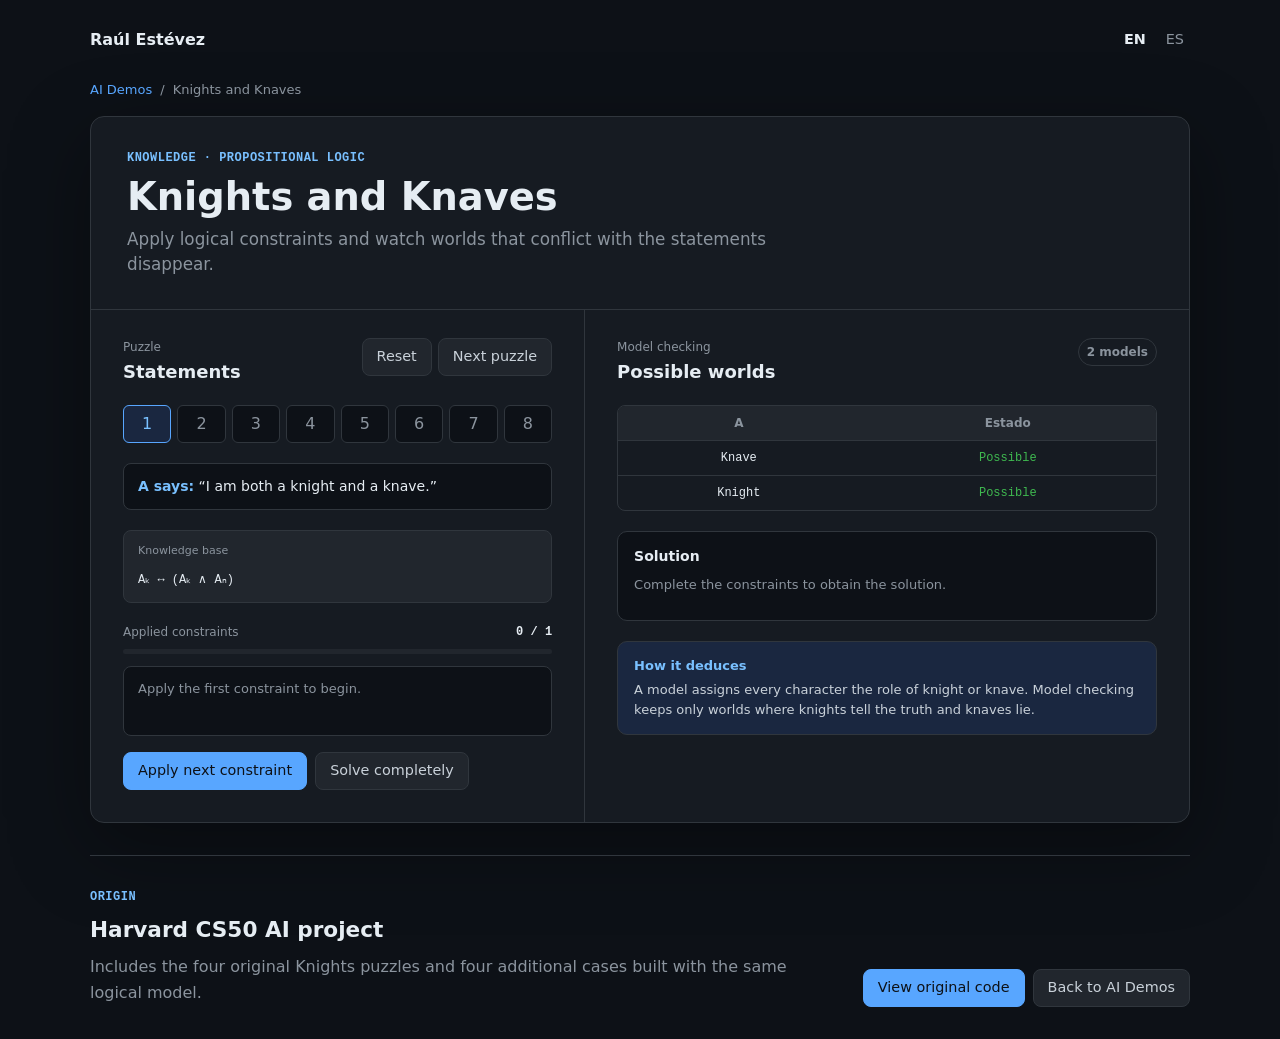
<file: demos/knights/index.html>
<!doctype html><html lang="es"><head>
  <meta charset="utf-8"><meta name="viewport" content="width=device-width, initial-scale=1">
  <meta name="description" content="Demo interactiva de lógica proposicional y comprobación de modelos."><title>Knights and Knaves · Logic</title>
  <link rel="stylesheet" href="../../assets/css/tokens.css"><link rel="stylesheet" href="../../assets/css/base.css"><link rel="stylesheet" href="../../assets/css/demo.css"><link rel="stylesheet" href="knights.css">
</head><body>
  <header class="site-header"><a class="site-header__brand" href="https://raulesteveza.github.io">Raúl Estévez</a><div class="language-switcher" role="group" aria-label="Idioma"><button class="language-switcher__button" type="button" data-lang="en" aria-pressed="false">EN</button><button class="language-switcher__button" type="button" data-lang="es" aria-pressed="true">ES</button></div></header>
  <main class="page-shell demo-page">
    <nav class="breadcrumb" aria-label="Navegación secundaria"><a href="../../">AI Demos</a><span>/</span><span>Knights and Knaves</span></nav>
    <section class="window demo-window" aria-labelledby="page-title">
      <header class="demo-header"><div><p class="eyebrow" data-i18n="eyebrow">Conocimiento · Lógica proposicional</p><h1 id="page-title">Knights and Knaves</h1><p data-i18n="subtitle">Aplica restricciones lógicas y observa cómo desaparecen los mundos incompatibles con las declaraciones.</p></div></header>
      <div class="knight-layout">
        <section class="puzzle-panel" aria-labelledby="puzzle-title">
          <div class="panel-heading"><div><p class="panel-label" data-i18n="puzzleLabel">Acertijo</p><h2 id="puzzle-title" data-i18n="puzzleTitle">Declaraciones</h2></div><div class="panel-actions"><button class="button" id="reset-puzzle" type="button" data-i18n="reset">Reiniciar</button><button class="button" id="next-puzzle" type="button" data-i18n="nextPuzzle">Siguiente acertijo</button></div></div>
          <div class="puzzle-tabs" id="puzzle-tabs" role="tablist" aria-label="Acertijos"></div>
          <div class="statements" id="statements"></div>
          <div class="logic-formula"><span data-i18n="knowledgeBase">Base de conocimiento</span><code id="formula">—</code></div>
          <div class="constraint-progress"><div><span data-i18n="constraintsApplied">Restricciones aplicadas</span><strong id="constraint-count">0 / 0</strong></div><div class="progress-track"><span id="constraint-progress"></span></div></div>
          <div class="constraint-current" id="constraint-current" role="status"></div>
          <div class="puzzle-actions"><button class="button button--primary" id="next-constraint" type="button" data-i18n="nextConstraint">Aplicar siguiente restricción</button><button class="button" id="solve-puzzle" type="button" data-i18n="solve">Resolver completo</button></div>
        </section>
        <aside class="models-panel" aria-labelledby="models-title">
          <div class="panel-heading"><div><p class="panel-label" data-i18n="modelsLabel">Model checking</p><h2 id="models-title" data-i18n="modelsTitle">Mundos posibles</h2></div><span class="analysis-state" id="models-remaining">—</span></div>
          <div class="models-table-wrap"><table class="models-table"><thead id="models-head"></thead><tbody id="models-body"></tbody></table></div>
          <div class="solution" id="solution"></div>
          <div class="algorithm-note" role="note"><strong data-i18n="howTitle">Cómo deduce</strong><p data-i18n="howCopy">Un modelo asigna a cada personaje el papel de caballero o mentiroso. La comprobación conserva únicamente los modelos donde los caballeros dicen la verdad y los mentirosos mienten.</p></div>
        </aside>
      </div>
    </section>
    <section class="project-note"><div><p class="eyebrow" data-i18n="originLabel">Origen</p><h2 data-i18n="originTitle">Proyecto de Harvard CS50 AI</h2><p data-i18n="originCopy">Incluye los cuatro acertijos originales del ejercicio Knights y cuatro casos adicionales construidos con el mismo modelo lógico.</p></div><div class="project-note__actions"><a class="button button--primary" href="https://github.com/RaulEstevezA/harvard_ai/tree/main/1-knowledge/knights" data-i18n="viewCode">Ver código original</a><a class="button" href="../../" data-i18n="backHub">Volver a AI Demos</a></div></section>
  </main><script src="knights.js"></script>
  <!-- Cloudflare Web Analytics -->
  <script
    type="module"
    src="https://static.cloudflareinsights.com/beacon.min.js"
    data-cf-beacon='{"token":"e39c213b71d04ecea667fe1a7c72f355"}'>
  </script>
  <!-- End Cloudflare Web Analytics -->
</body>
</html>
</file>
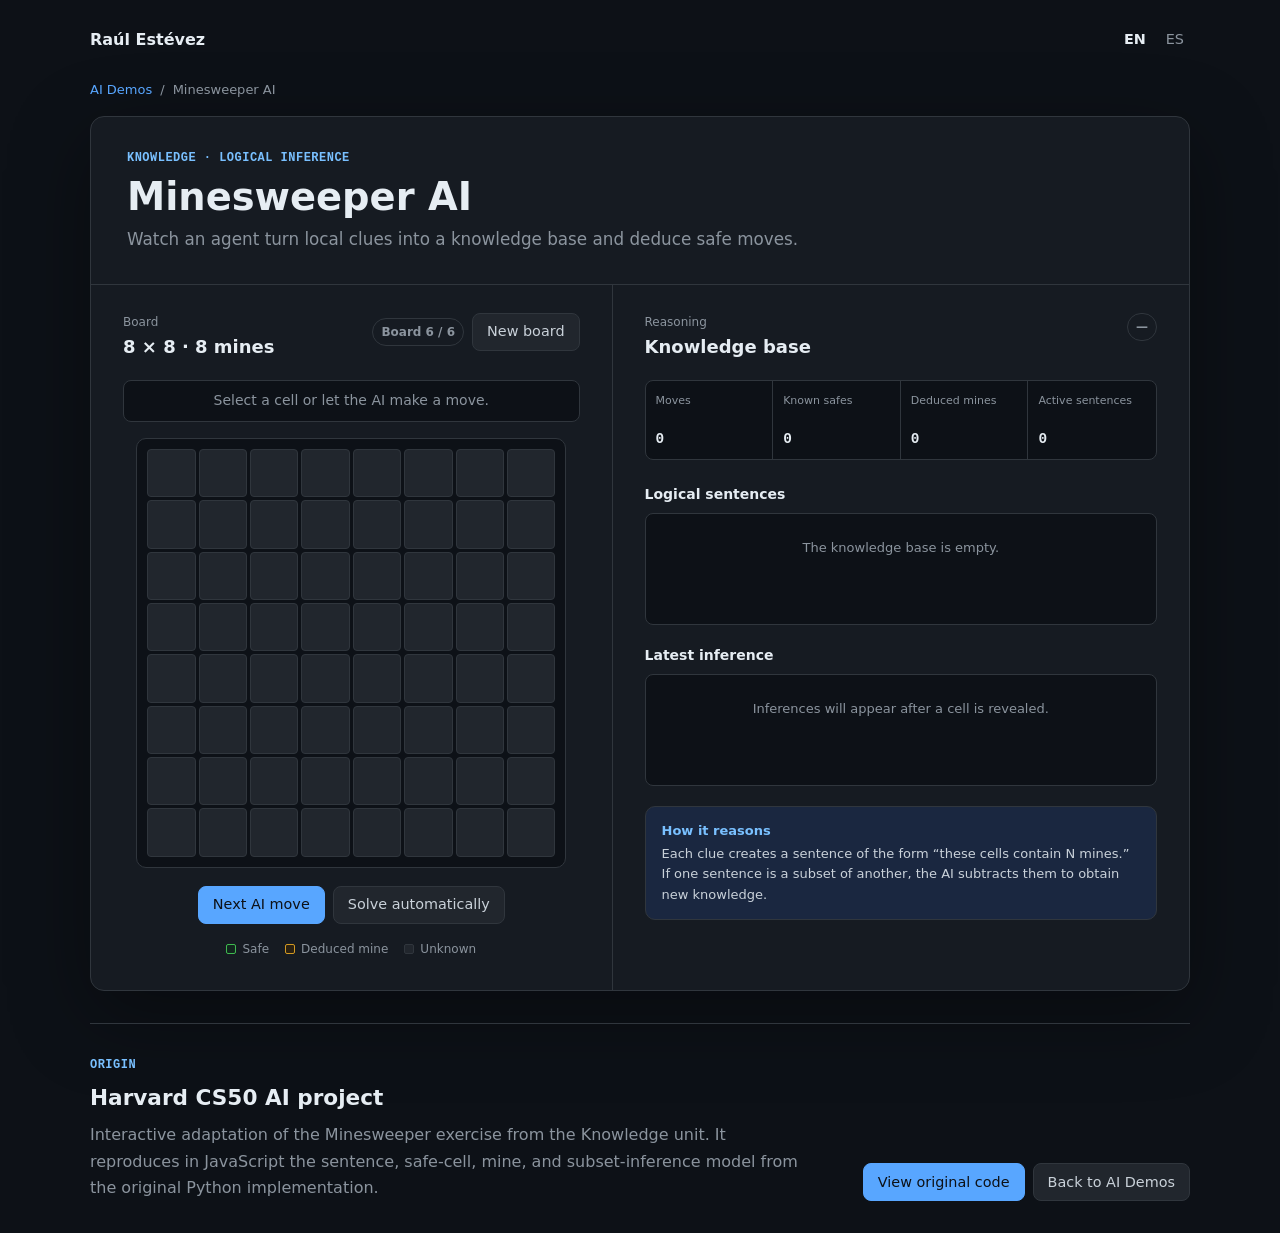
<file: demos/minesweeper/index.html>
<!doctype html>
<html lang="es">
<head>
  <meta charset="utf-8">
  <meta name="viewport" content="width=device-width, initial-scale=1">
  <meta name="description" content="Demo interactiva de inferencia lógica aplicada al Buscaminas.">
  <title>Minesweeper AI · Knowledge</title>
  <link rel="stylesheet" href="../../assets/css/tokens.css">
  <link rel="stylesheet" href="../../assets/css/base.css">
  <link rel="stylesheet" href="../../assets/css/demo.css">
  <link rel="stylesheet" href="minesweeper.css">
</head>
<body>
  <header class="site-header">
    <a class="site-header__brand" href="https://raulesteveza.github.io">Raúl Estévez</a>
    <div class="language-switcher" role="group" aria-label="Idioma">
      <button class="language-switcher__button" type="button" data-lang="en" aria-pressed="false">EN</button>
      <button class="language-switcher__button" type="button" data-lang="es" aria-pressed="true">ES</button>
    </div>
  </header>

  <main class="page-shell demo-page">
    <nav class="breadcrumb" aria-label="Navegación secundaria">
      <a href="../../" data-i18n="backHub">AI Demos</a><span aria-hidden="true">/</span><span>Minesweeper AI</span>
    </nav>

    <section class="window demo-window" aria-labelledby="page-title">
      <header class="demo-header">
        <div>
          <p class="eyebrow" data-i18n="eyebrow">Conocimiento · Inferencia lógica</p>
          <h1 id="page-title">Minesweeper AI</h1>
          <p data-i18n="subtitle">Observa cómo un agente transforma pistas locales en una base de conocimiento y deduce movimientos seguros.</p>
        </div>
      </header>

      <div class="mine-layout">
        <section class="mine-game" aria-labelledby="board-title">
          <div class="panel-heading">
            <div><p class="panel-label" data-i18n="boardLabel">Tablero</p><h2 id="board-title" data-i18n="boardTitle">8 × 8 · 8 minas</h2></div>
            <div class="board-actions"><span class="analysis-state" id="board-number">—</span><button class="button" id="new-board" type="button" data-i18n="newBoard">Nuevo tablero</button></div>
          </div>
          <div class="mine-status" id="mine-status" role="status" aria-live="polite"></div>
          <div class="mine-board" id="mine-board" role="group" aria-label="Tablero de Buscaminas"></div>
          <div class="mine-actions">
            <button class="button button--primary" id="ai-step" type="button" data-i18n="aiStep">Siguiente movimiento de la IA</button>
            <button class="button" id="ai-run" type="button" data-i18n="aiRun">Resolver automáticamente</button>
          </div>
          <div class="mine-legend" aria-label="Leyenda">
            <span><i class="legend-safe"></i><span data-i18n="safe">Segura</span></span>
            <span><i class="legend-mine"></i><span data-i18n="mine">Mina deducida</span></span>
            <span><i class="legend-unknown"></i><span data-i18n="unknown">Desconocida</span></span>
          </div>
        </section>

        <aside class="knowledge-panel" aria-labelledby="knowledge-title">
          <div class="panel-heading">
            <div><p class="panel-label" data-i18n="reasoningLabel">Razonamiento</p><h2 id="knowledge-title" data-i18n="knowledgeTitle">Base de conocimiento</h2></div>
            <span class="analysis-state" id="move-type">—</span>
          </div>
          <dl class="mine-metrics">
            <div><dt data-i18n="moves">Movimientos</dt><dd id="metric-moves">0</dd></div>
            <div><dt data-i18n="knownSafes">Seguras conocidas</dt><dd id="metric-safes">0</dd></div>
            <div><dt data-i18n="knownMines">Minas deducidas</dt><dd id="metric-mines">0</dd></div>
            <div><dt data-i18n="sentences">Frases activas</dt><dd id="metric-sentences">0</dd></div>
          </dl>
          <section class="knowledge-block" aria-labelledby="sentences-title">
            <h3 id="sentences-title" data-i18n="sentencesTitle">Frases lógicas</h3>
            <div class="sentence-list" id="sentence-list"></div>
          </section>
          <section class="knowledge-block" aria-labelledby="log-title">
            <h3 id="log-title" data-i18n="logTitle">Última inferencia</h3>
            <div class="inference-log" id="inference-log"></div>
          </section>
          <div class="algorithm-note" role="note">
            <strong data-i18n="howTitle">Cómo razona</strong>
            <p data-i18n="howCopy">Cada pista crea una frase del tipo «estas celdas contienen N minas». Si una frase es subconjunto de otra, la IA resta ambas para obtener conocimiento nuevo.</p>
          </div>
        </aside>
      </div>
    </section>

    <section class="project-note" aria-labelledby="origin-title">
      <div><p class="eyebrow" data-i18n="originLabel">Origen</p><h2 id="origin-title" data-i18n="originTitle">Proyecto de Harvard CS50 AI</h2><p data-i18n="originCopy">Adaptación interactiva del ejercicio Minesweeper de la unidad Knowledge. Reproduce en JavaScript la representación de frases, celdas seguras, minas y deducción por subconjuntos de la implementación original en Python.</p></div>
      <div class="project-note__actions"><a class="button button--primary" href="https://github.com/RaulEstevezA/harvard_ai/tree/main/1-knowledge/minesweeper" data-i18n="viewCode">Ver código original</a><a class="button" href="../../" data-i18n="backToHub">Volver a AI Demos</a></div>
    </section>
  </main>
  <script src="minesweeper.js"></script>
  <!-- Cloudflare Web Analytics -->
  <script
    type="module"
    src="https://static.cloudflareinsights.com/beacon.min.js"
    data-cf-beacon='{"token":"e39c213b71d04ecea667fe1a7c72f355"}'>
  </script>
  <!-- End Cloudflare Web Analytics -->
</body>
</html>
</file>
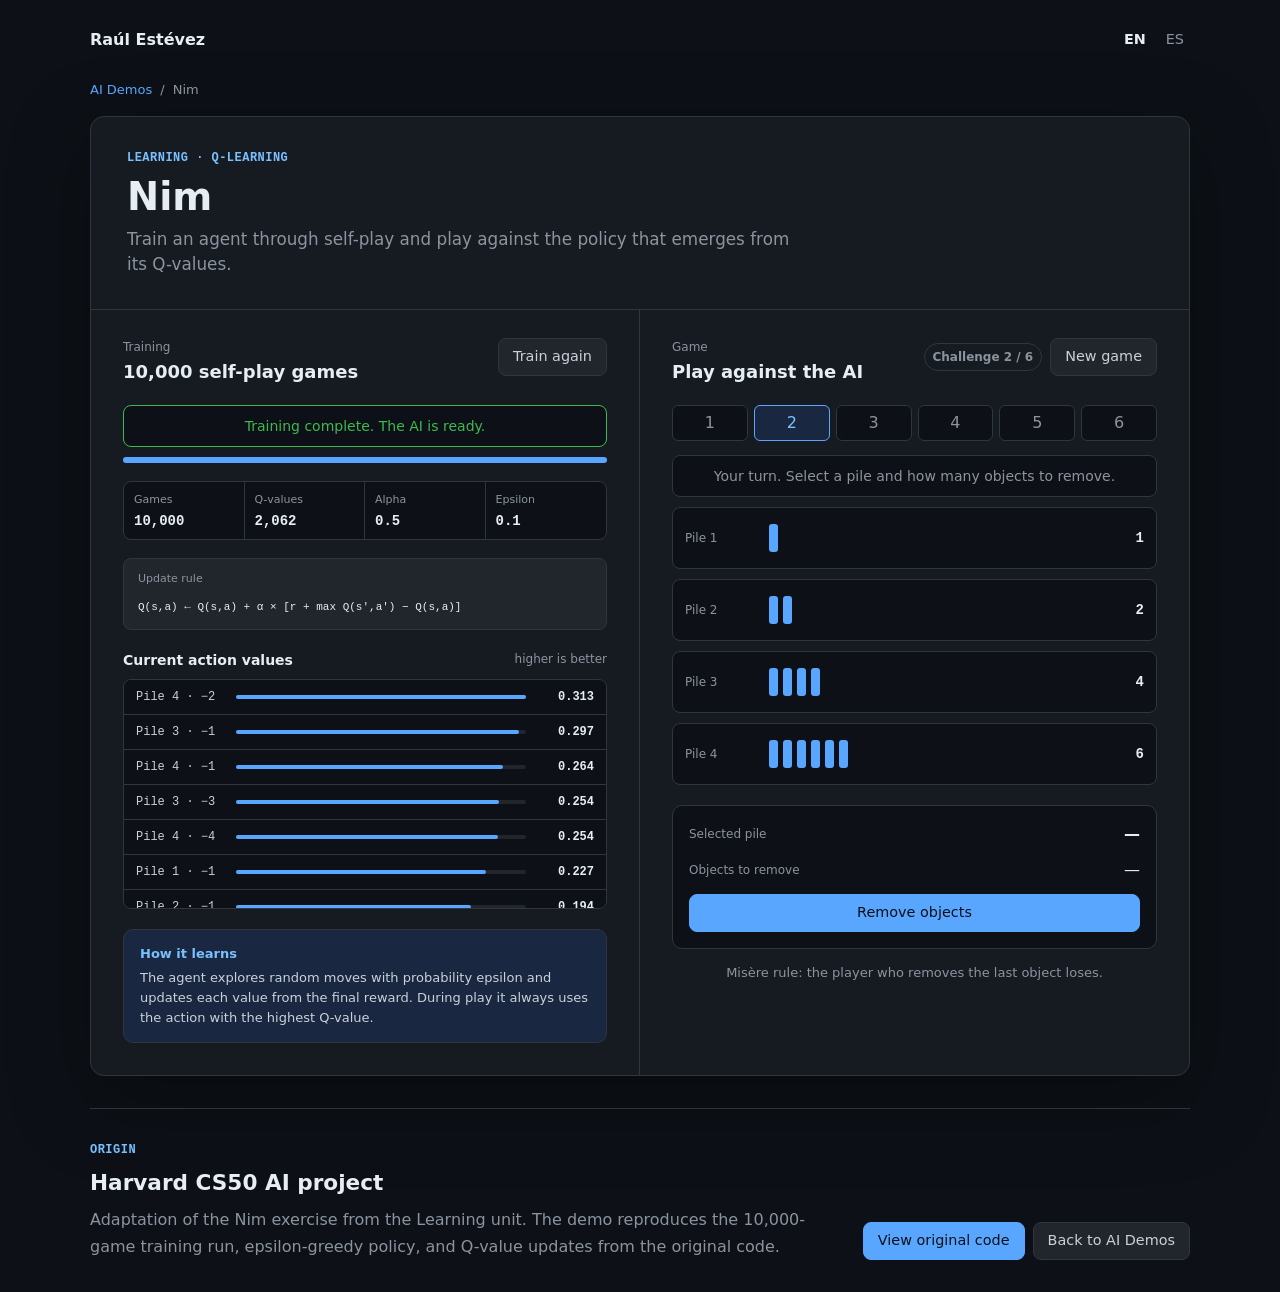
<file: demos/nim/index.html>
<!doctype html><html lang="es"><head><meta charset="utf-8"><meta name="viewport" content="width=device-width,initial-scale=1"><meta name="description" content="Demo interactiva de Q-learning aplicada al juego de Nim."><title>Nim · Q-learning</title><link rel="stylesheet" href="../../assets/css/tokens.css"><link rel="stylesheet" href="../../assets/css/base.css"><link rel="stylesheet" href="../../assets/css/demo.css"><link rel="stylesheet" href="nim.css"></head><body>
<header class="site-header"><a class="site-header__brand" href="https://raulesteveza.github.io">Raúl Estévez</a><div class="language-switcher" role="group" aria-label="Idioma"><button class="language-switcher__button" type="button" data-lang="en" aria-pressed="false">EN</button><button class="language-switcher__button" type="button" data-lang="es" aria-pressed="true">ES</button></div></header>
<main class="page-shell demo-page"><nav class="breadcrumb"><a href="../../">AI Demos</a><span>/</span><span>Nim</span></nav>
<section class="window demo-window"><header class="demo-header"><div><p class="eyebrow" data-i18n="eyebrow">Aprendizaje · Q-learning</p><h1>Nim</h1><p data-i18n="subtitle">Entrena un agente mediante autoaprendizaje y juega contra la política que emerge de sus valores Q.</p></div></header>
<div class="nim-layout">
<section class="training-panel"><div class="panel-heading"><div><p class="panel-label" data-i18n="trainingLabel">Entrenamiento</p><h2 data-i18n="trainingTitle">10.000 partidas contra sí misma</h2></div><button class="button" id="retrain" type="button" data-i18n="retrain">Entrenar de nuevo</button></div>
<div class="training-status" id="training-status" role="status"></div><div class="training-progress"><span id="training-bar"></span></div>
<dl class="nim-metrics"><div><dt data-i18n="games">Partidas</dt><dd id="games">0</dd></div><div><dt data-i18n="qvalues">Valores Q</dt><dd id="qvalues">0</dd></div><div><dt>Alpha</dt><dd>0.5</dd></div><div><dt>Epsilon</dt><dd>0.1</dd></div></dl>
<div class="formula-box"><span data-i18n="updateRule">Regla de actualización</span><code>Q(s,a) ← Q(s,a) + α × [r + max Q(s′,a′) − Q(s,a)]</code></div>
<section class="q-section"><div class="q-heading"><h3 data-i18n="actionValues">Valores de las acciones actuales</h3><span data-i18n="higherBetter">mayor es mejor</span></div><div class="q-list" id="q-list"></div></section>
<div class="algorithm-note"><strong data-i18n="howTitle">Cómo aprende</strong><p data-i18n="howCopy">El agente explora movimientos aleatorios con probabilidad epsilon y actualiza cada valor según la recompensa final. Durante la partida usa siempre la acción con mayor valor Q.</p></div></section>
<section class="nim-game"><div class="panel-heading"><div><p class="panel-label" data-i18n="gameLabel">Partida</p><h2 data-i18n="gameTitle">Juega contra la IA</h2></div><div class="game-actions"><span class="analysis-state" id="challenge-number">—</span><button class="button" id="new-game" type="button" data-i18n="newGame">Nueva partida</button></div></div>
<div class="challenge-tabs" id="challenge-tabs" role="tablist" aria-label="Desafíos de Nim"></div><div class="nim-status" id="nim-status" role="status"></div><div class="piles" id="piles"></div>
<div class="move-picker"><div><span data-i18n="selectedPile">Montón seleccionado</span><strong id="selected-pile">—</strong></div><div><span data-i18n="removeCount">Fichas que retirar</span><div class="count-options" id="count-options"></div></div><button class="button button--primary" id="make-move" type="button" data-i18n="makeMove">Retirar fichas</button></div>
<p class="nim-rule" data-i18n="rule">Regla misère: quien retira la última ficha pierde.</p></section></div></section>
<section class="project-note"><div><p class="eyebrow" data-i18n="originLabel">Origen</p><h2 data-i18n="originTitle">Proyecto de Harvard CS50 AI</h2><p data-i18n="originCopy">Adaptación del ejercicio Nim de la unidad Learning. La demo reproduce el entrenamiento de 10.000 partidas, la política epsilon-greedy y la actualización de valores Q del código original.</p></div><div class="project-note__actions"><a class="button button--primary" href="https://github.com/RaulEstevezA/harvard_ai/tree/main/4-learning/nim" data-i18n="viewCode">Ver código original</a><a class="button" href="../../" data-i18n="backHub">Volver a AI Demos</a></div></section>
</main><script src="nim.js"></script>
  <!-- Cloudflare Web Analytics -->
  <script
    type="module"
    src="https://static.cloudflareinsights.com/beacon.min.js"
    data-cf-beacon='{"token":"e39c213b71d04ecea667fe1a7c72f355"}'>
  </script>
  <!-- End Cloudflare Web Analytics -->
</body>
</html>
</file>
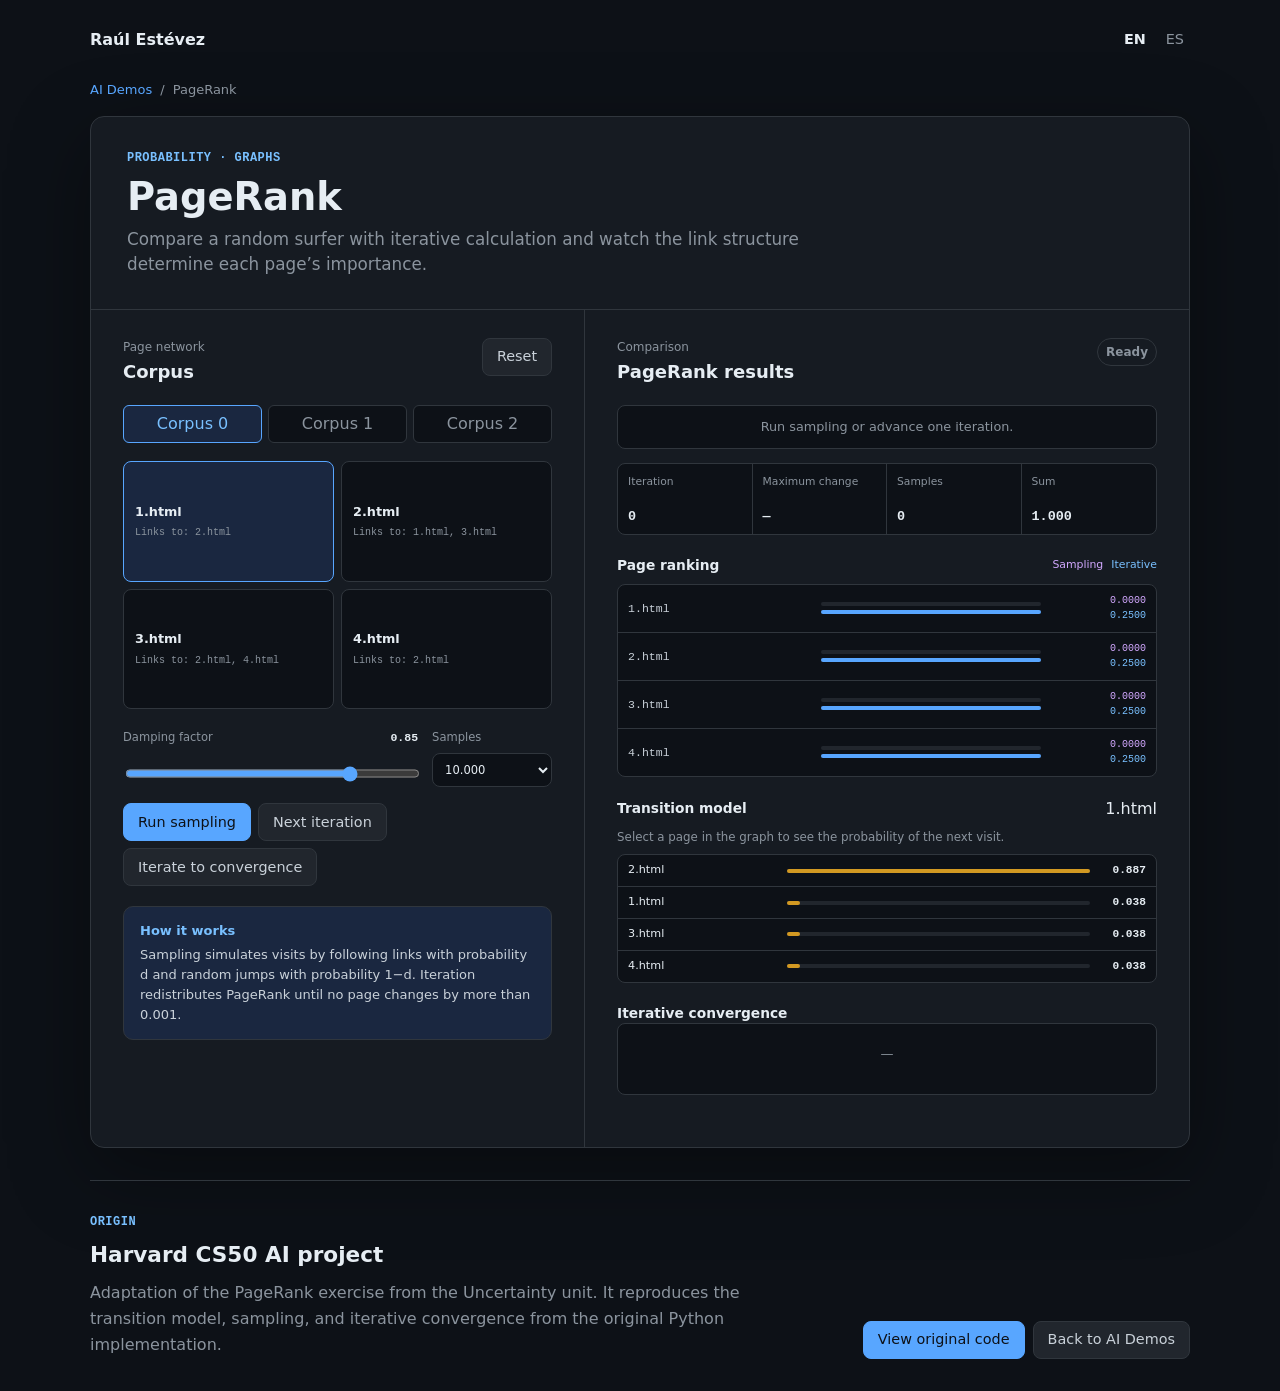
<file: demos/pagerank/index.html>
<!doctype html>
<html lang="es">
<head>
  <meta charset="utf-8">
  <meta name="viewport" content="width=device-width, initial-scale=1">
  <meta name="description" content="Demo interactiva de PageRank mediante muestreo e iteración.">
  <title>PageRank · Probability</title>
  <link rel="stylesheet" href="../../assets/css/tokens.css">
  <link rel="stylesheet" href="../../assets/css/base.css">
  <link rel="stylesheet" href="../../assets/css/demo.css">
  <link rel="stylesheet" href="pagerank.css">
</head>
<body>
  <header class="site-header">
    <a class="site-header__brand" href="https://raulesteveza.github.io">Raúl Estévez</a>
    <div class="language-switcher" role="group" aria-label="Idioma">
      <button class="language-switcher__button" type="button" data-lang="en" aria-pressed="false">EN</button>
      <button class="language-switcher__button" type="button" data-lang="es" aria-pressed="true">ES</button>
    </div>
  </header>

  <main class="page-shell demo-page">
    <nav class="breadcrumb" aria-label="Navegación secundaria"><a href="../../" data-i18n="backHub">AI Demos</a><span aria-hidden="true">/</span><span>PageRank</span></nav>

    <section class="window demo-window" aria-labelledby="page-title">
      <header class="demo-header">
        <div><p class="eyebrow" data-i18n="eyebrow">Probabilidad · Grafos</p><h1 id="page-title">PageRank</h1><p data-i18n="subtitle">Compara un navegante aleatorio con el cálculo iterativo y observa cómo la estructura de enlaces determina la importancia de cada página.</p></div>
      </header>

      <div class="pagerank-layout">
        <section class="corpus-panel" aria-labelledby="corpus-title">
          <div class="panel-heading"><div><p class="panel-label" data-i18n="corpusLabel">Red de páginas</p><h2 id="corpus-title" data-i18n="corpusTitle">Corpus</h2></div><button class="button" id="reset" type="button" data-i18n="reset">Reiniciar</button></div>
          <div class="corpus-tabs" id="corpus-tabs" role="tablist" aria-label="Corpus"></div>
          <div class="page-graph" id="page-graph"></div>

          <div class="rank-controls">
            <label><span><span data-i18n="damping">Factor de amortiguación</span><strong id="damping-value">0.85</strong></span><input id="damping" type="range" min="0.50" max="0.95" step="0.05" value="0.85"></label>
            <label><span data-i18n="samples">Muestras</span><select id="sample-count"><option value="1000">1.000</option><option value="5000">5.000</option><option value="10000" selected>10.000</option><option value="25000">25.000</option></select></label>
          </div>

          <div class="pagerank-actions">
            <button class="button button--primary" id="run-sampling" type="button" data-i18n="runSampling">Ejecutar muestreo</button>
            <button class="button" id="iteration-step" type="button" data-i18n="nextIteration">Siguiente iteración</button>
            <button class="button" id="iteration-run" type="button" data-i18n="runIteration">Iterar hasta converger</button>
          </div>

          <div class="algorithm-note" role="note"><strong data-i18n="howTitle">Cómo funciona</strong><p data-i18n="howCopy">El muestreo simula visitas siguiendo enlaces con probabilidad d y saltos aleatorios con probabilidad 1−d. La iteración redistribuye PageRank hasta que ninguna página cambia más de 0.001.</p></div>
        </section>

        <aside class="results-panel" aria-labelledby="results-title">
          <div class="panel-heading"><div><p class="panel-label" data-i18n="resultsLabel">Comparación</p><h2 id="results-title" data-i18n="resultsTitle">Resultados de PageRank</h2></div><span class="analysis-state" id="rank-state">Listo</span></div>
          <div class="pagerank-status" id="pagerank-status" role="status" aria-live="polite"></div>
          <dl class="rank-metrics">
            <div><dt data-i18n="iteration">Iteración</dt><dd id="metric-iteration">0</dd></div>
            <div><dt data-i18n="maxChange">Cambio máximo</dt><dd id="metric-diff">—</dd></div>
            <div><dt data-i18n="visitedSamples">Muestras</dt><dd id="metric-samples">0</dd></div>
            <div><dt data-i18n="rankSum">Suma</dt><dd id="metric-sum">1.000</dd></div>
          </dl>

          <section class="ranking-block" aria-labelledby="ranking-title">
            <div class="ranking-heading"><h3 id="ranking-title" data-i18n="ranking">Ranking de páginas</h3><div><span class="legend-sample" data-i18n="sampling">Muestreo</span><span class="legend-iteration" data-i18n="iterative">Iterativo</span></div></div>
            <div class="rank-list" id="rank-list"></div>
          </section>

          <section class="transition-block" aria-labelledby="transition-title">
            <div class="ranking-heading"><h3 id="transition-title" data-i18n="transitionTitle">Modelo de transición</h3><span id="transition-page">—</span></div>
            <p data-i18n="transitionCopy">Selecciona una página del grafo para ver la probabilidad de la próxima visita.</p>
            <div class="transition-list" id="transition-list"></div>
          </section>

          <section class="history-block" aria-labelledby="history-title"><h3 id="history-title" data-i18n="historyTitle">Convergencia iterativa</h3><div class="iteration-history" id="iteration-history"></div></section>
        </aside>
      </div>
    </section>

    <section class="project-note" aria-labelledby="origin-title">
      <div><p class="eyebrow" data-i18n="originLabel">Origen</p><h2 id="origin-title" data-i18n="originTitle">Proyecto de Harvard CS50 AI</h2><p data-i18n="originCopy">Adaptación del ejercicio PageRank de la unidad Uncertainty. Reproduce el modelo de transición, el muestreo y la convergencia iterativa de la implementación original en Python.</p></div>
      <div class="project-note__actions"><a class="button button--primary" href="https://github.com/RaulEstevezA/harvard_ai/tree/main/2-uncertainty/pagerank" data-i18n="viewCode">Ver código original</a><a class="button" href="../../" data-i18n="backToHub">Volver a AI Demos</a></div>
    </section>
  </main>
  <script src="pagerank.js"></script>
  <!-- Cloudflare Web Analytics -->
  <script
    type="module"
    src="https://static.cloudflareinsights.com/beacon.min.js"
    data-cf-beacon='{"token":"e39c213b71d04ecea667fe1a7c72f355"}'>
  </script>
  <!-- End Cloudflare Web Analytics -->
</body>
</html>
</file>
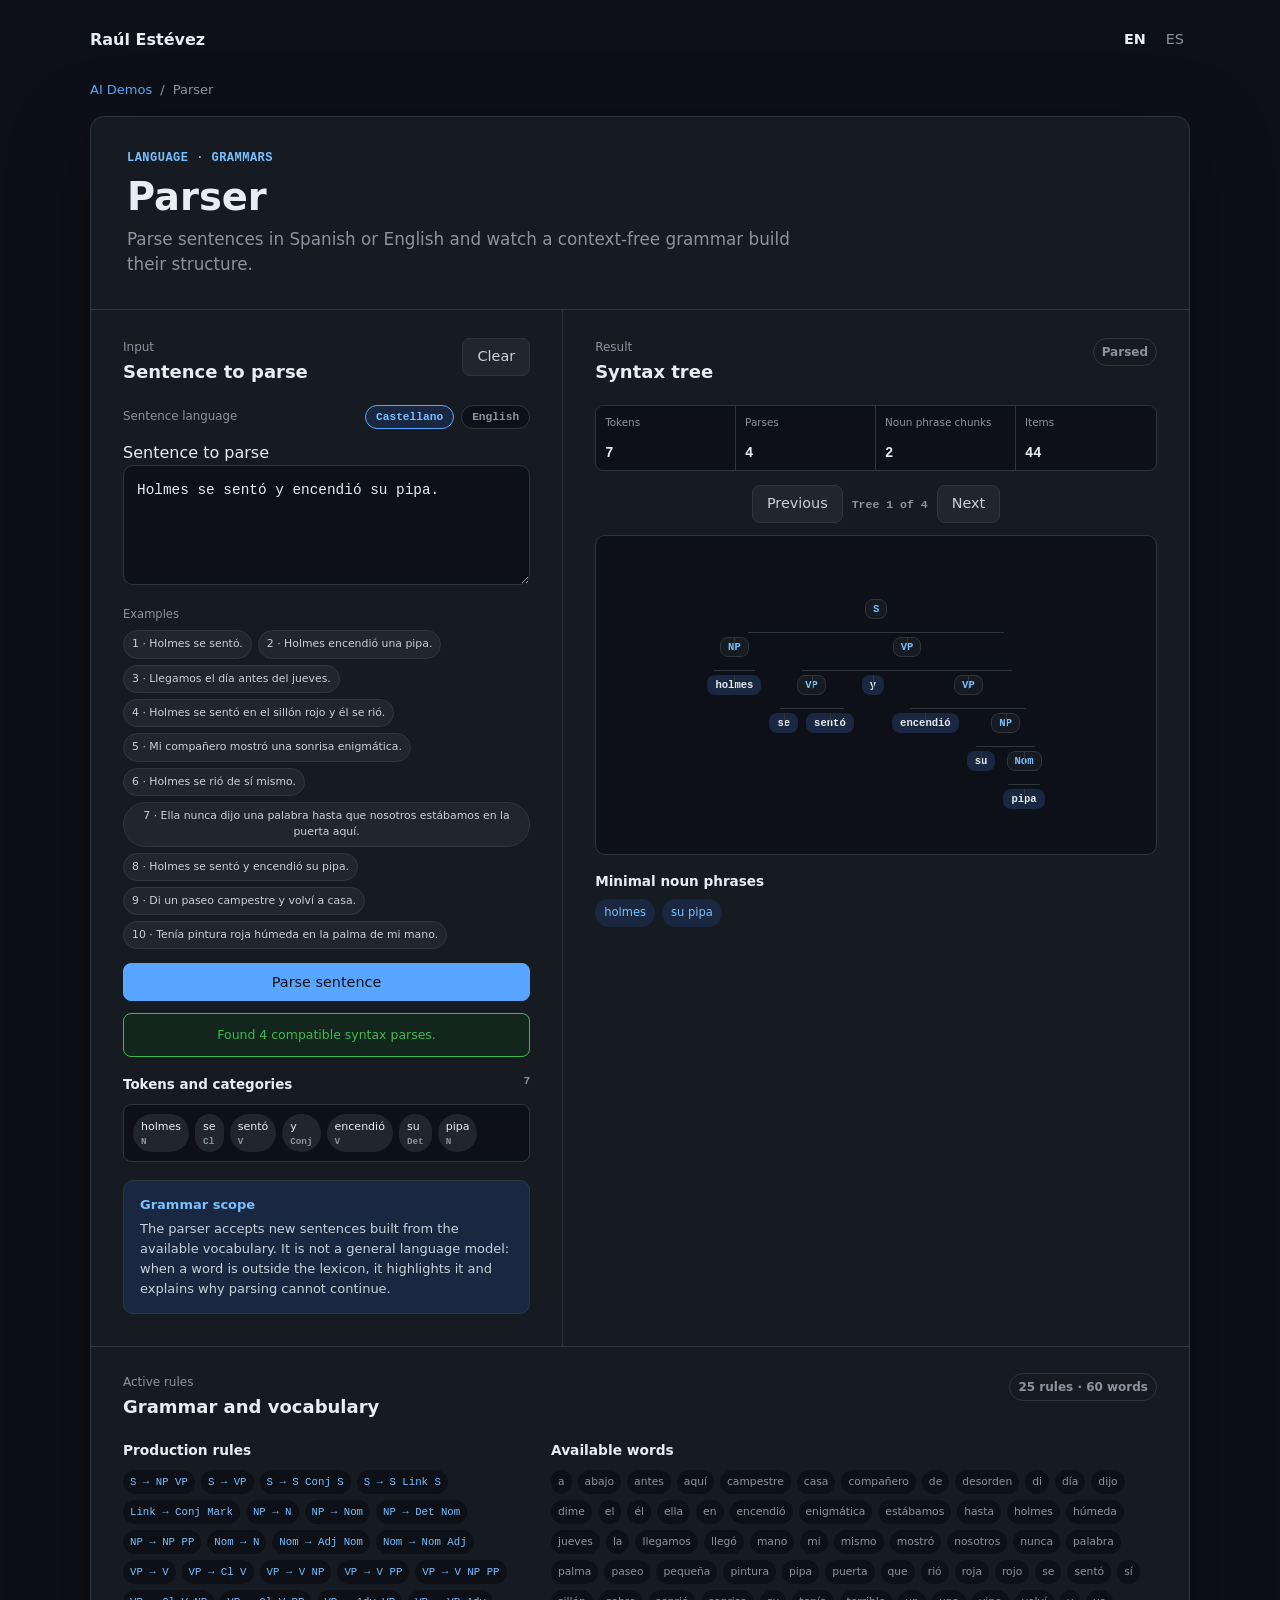
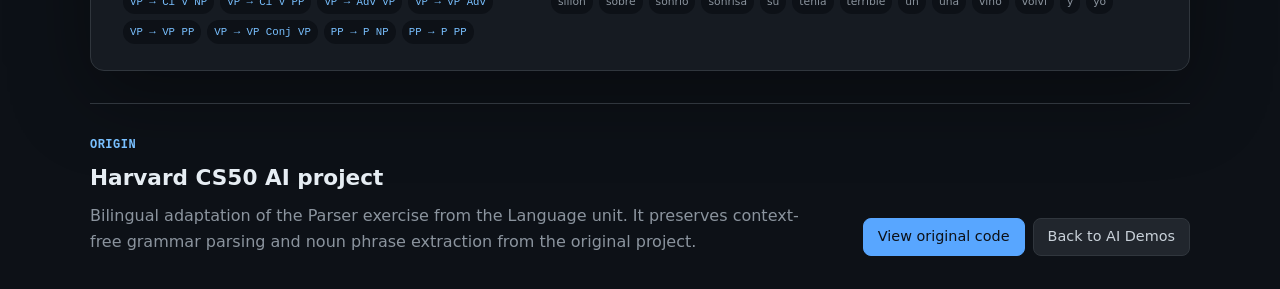
<file: demos/parser/index.html>
<!doctype html>
<html lang="es">
<head>
  <meta charset="utf-8">
  <meta name="viewport" content="width=device-width, initial-scale=1">
  <meta name="description" content="Analizador sintáctico bilingüe basado en gramáticas libres de contexto.">
  <title>Parser · Context-Free Grammar</title>
  <link rel="stylesheet" href="../../assets/css/tokens.css">
  <link rel="stylesheet" href="../../assets/css/base.css">
  <link rel="stylesheet" href="../../assets/css/demo.css">
  <link rel="stylesheet" href="parser.css">
</head>
<body>
  <header class="site-header">
    <a class="site-header__brand" href="https://raulesteveza.github.io">Raúl Estévez</a>
    <div class="language-switcher" role="group" aria-label="Idioma">
      <button class="language-switcher__button" type="button" data-lang="en" aria-pressed="false">EN</button>
      <button class="language-switcher__button" type="button" data-lang="es" aria-pressed="true">ES</button>
    </div>
  </header>

  <main class="page-shell demo-page">
    <nav class="breadcrumb" aria-label="Navegación secundaria"><a href="../../" data-i18n="backHub">AI Demos</a><span aria-hidden="true">/</span><span>Parser</span></nav>

    <section class="window demo-window" aria-labelledby="page-title">
      <header class="demo-header"><div><p class="eyebrow" data-i18n="eyebrow">Lenguaje · Gramáticas</p><h1 id="page-title">Parser</h1><p data-i18n="subtitle">Analiza frases en castellano o inglés y observa cómo una gramática libre de contexto construye su estructura.</p></div></header>

      <div class="parser-layout">
        <section class="sentence-panel" aria-labelledby="sentence-title">
          <div class="panel-heading"><div><p class="panel-label" data-i18n="inputLabel">Entrada</p><h2 id="sentence-title" data-i18n="sentenceTitle">Frase para analizar</h2></div><button class="button" id="clear-sentence" type="button" data-i18n="clear">Limpiar</button></div>
          <div class="parser-language" role="group" aria-label="Idioma de la frase">
            <span data-i18n="sentenceLanguage">Idioma de la frase</span>
            <button type="button" data-parser-lang="es" aria-pressed="true">Castellano</button>
            <button type="button" data-parser-lang="en" aria-pressed="false">English</button>
          </div>
          <label class="sentence-input"><span class="sr-only" data-i18n="sentenceTitle">Frase para analizar</span><textarea id="sentence" rows="4">Holmes se sentó y encendió su pipa.</textarea></label>
          <div class="example-block"><span data-i18n="examples">Ejemplos</span><div id="example-list"></div></div>
          <button class="button button--primary parse-button" id="parse-sentence" type="button" data-i18n="analyze">Analizar frase</button>
          <div class="parser-status" id="parser-status" role="status" aria-live="polite"></div>

          <section class="token-block" aria-labelledby="tokens-title"><div class="state-heading"><h3 id="tokens-title" data-i18n="tokensTitle">Tokens y categorías</h3><span id="token-count">0</span></div><div class="token-list" id="token-list"></div></section>
          <div class="algorithm-note" role="note"><strong data-i18n="scopeTitle">Alcance de la gramática</strong><p data-i18n="scopeCopy">El analizador acepta frases nuevas formadas con el vocabulario disponible. No es un modelo de lenguaje general: si una palabra queda fuera del léxico, la señala para explicar por qué no puede analizarla.</p></div>
        </section>

        <aside class="tree-panel" aria-labelledby="tree-title">
          <div class="panel-heading"><div><p class="panel-label" data-i18n="resultLabel">Resultado</p><h2 id="tree-title" data-i18n="treeTitle">Árbol sintáctico</h2></div><span class="analysis-state" id="parse-state">Listo</span></div>
          <dl class="parser-metrics">
            <div><dt data-i18n="tokens">Tokens</dt><dd id="metric-tokens">0</dd></div>
            <div><dt data-i18n="parses">Análisis</dt><dd id="metric-parses">0</dd></div>
            <div><dt data-i18n="nounPhrases">Grupos nominales</dt><dd id="metric-chunks">0</dd></div>
            <div><dt data-i18n="chartItems">Elementos</dt><dd id="metric-items">0</dd></div>
          </dl>
          <div class="tree-navigation"><button class="button" id="previous-tree" type="button" data-i18n="previous">Anterior</button><span id="tree-position">—</span><button class="button" id="next-tree" type="button" data-i18n="next">Siguiente</button></div>
          <div class="syntax-tree" id="syntax-tree"></div>
          <section class="chunks-block" aria-labelledby="chunks-title"><h3 id="chunks-title" data-i18n="chunksTitle">Grupos nominales mínimos</h3><div class="chunk-list" id="chunk-list"></div></section>
        </aside>
      </div>

      <section class="grammar-panel" aria-labelledby="grammar-title">
        <div class="panel-heading"><div><p class="panel-label" data-i18n="grammarLabel">Reglas activas</p><h2 id="grammar-title" data-i18n="grammarTitle">Gramática y vocabulario</h2></div><span class="analysis-state" id="grammar-size">—</span></div>
        <div class="grammar-content"><div><h3 data-i18n="productionRules">Reglas de producción</h3><div class="rule-list" id="rule-list"></div></div><div><h3 data-i18n="availableWords">Palabras disponibles</h3><div class="vocabulary-list" id="vocabulary-list"></div></div></div>
      </section>
    </section>

    <section class="project-note" aria-labelledby="origin-title">
      <div><p class="eyebrow" data-i18n="originLabel">Origen</p><h2 id="origin-title" data-i18n="originTitle">Proyecto de Harvard CS50 AI</h2><p data-i18n="originCopy">Adaptación bilingüe del ejercicio Parser de la unidad Language. Conserva el análisis mediante gramática libre de contexto y la extracción de grupos nominales del proyecto original.</p></div>
      <div class="project-note__actions"><a class="button button--primary" href="https://github.com/RaulEstevezA/harvard_ai/tree/main/6-language/parser" data-i18n="viewCode">Ver código original</a><a class="button" href="../../" data-i18n="backToHub">Volver a AI Demos</a></div>
    </section>
  </main>
  <script src="parser.js"></script>
  <!-- Cloudflare Web Analytics -->
  <script
    type="module"
    src="https://static.cloudflareinsights.com/beacon.min.js"
    data-cf-beacon='{"token":"e39c213b71d04ecea667fe1a7c72f355"}'>
  </script>
  <!-- End Cloudflare Web Analytics -->
</body>
</html>
</file>
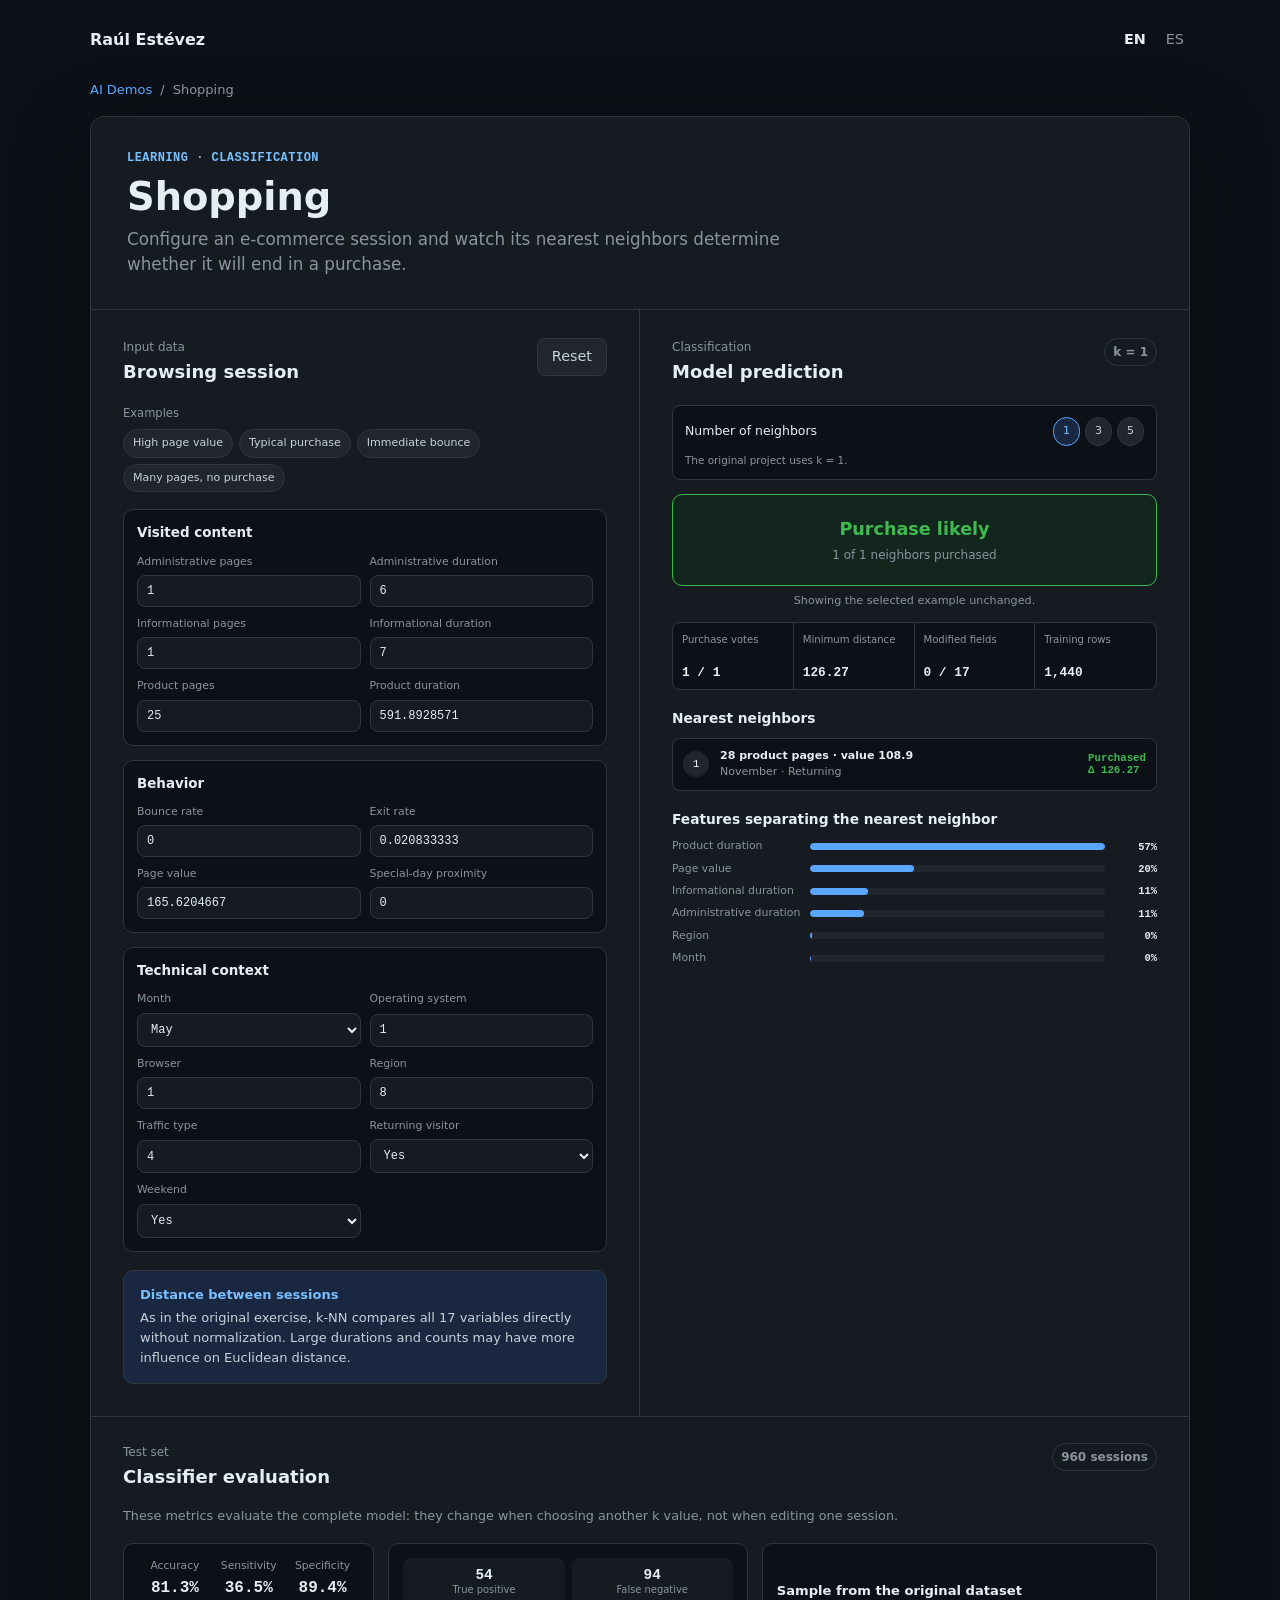
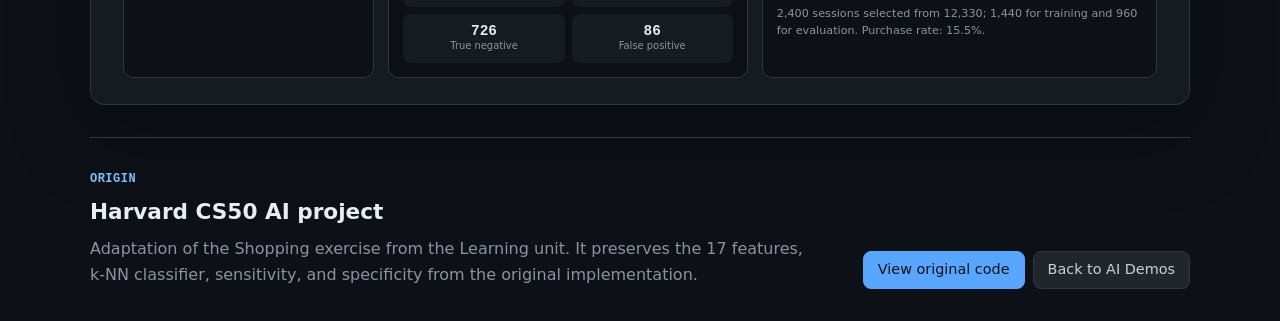
<file: demos/shopping/index.html>
<!doctype html>
<html lang="es">
<head>
  <meta charset="utf-8">
  <meta name="viewport" content="width=device-width, initial-scale=1">
  <meta name="description" content="Demo interactiva de clasificación de sesiones de compra mediante k-NN.">
  <title>Shopping · k-Nearest Neighbors</title>
  <link rel="stylesheet" href="../../assets/css/tokens.css">
  <link rel="stylesheet" href="../../assets/css/base.css">
  <link rel="stylesheet" href="../../assets/css/demo.css">
  <link rel="stylesheet" href="shopping.css">
</head>
<body>
  <header class="site-header"><a class="site-header__brand" href="https://raulesteveza.github.io">Raúl Estévez</a><div class="language-switcher" role="group" aria-label="Idioma"><button class="language-switcher__button" type="button" data-lang="en" aria-pressed="false">EN</button><button class="language-switcher__button" type="button" data-lang="es" aria-pressed="true">ES</button></div></header>
  <main class="page-shell demo-page">
    <nav class="breadcrumb" aria-label="Navegación secundaria"><a href="../../" data-i18n="backHub">AI Demos</a><span aria-hidden="true">/</span><span>Shopping</span></nav>
    <section class="window demo-window" aria-labelledby="page-title">
      <header class="demo-header"><div><p class="eyebrow" data-i18n="eyebrow">Aprendizaje · Clasificación</p><h1 id="page-title">Shopping</h1><p data-i18n="subtitle">Configura una sesión de comercio electrónico y observa cómo sus vecinos más cercanos determinan si terminará en compra.</p></div></header>
      <div class="shopping-layout">
        <section class="session-panel" aria-labelledby="session-title">
          <div class="panel-heading"><div><p class="panel-label" data-i18n="sessionLabel">Datos de entrada</p><h2 id="session-title" data-i18n="sessionTitle">Sesión de navegación</h2></div><button class="button" id="reset-session" type="button" data-i18n="reset">Reiniciar</button></div>
          <div class="preset-block"><span data-i18n="examples">Ejemplos</span><div id="preset-list"></div></div>
          <div class="feature-groups" id="feature-groups"></div>
          <div class="algorithm-note" role="note"><strong data-i18n="distanceTitle">Distancia entre sesiones</strong><p data-i18n="distanceCopy">Como en el ejercicio original, k-NN compara directamente las 17 variables sin normalizarlas. Las duraciones y los recuentos altos pueden influir más en la distancia euclídea.</p></div>
        </section>
        <aside class="prediction-panel" aria-labelledby="prediction-title">
          <div class="panel-heading"><div><p class="panel-label" data-i18n="predictionLabel">Clasificación</p><h2 id="prediction-title" data-i18n="predictionTitle">Predicción del modelo</h2></div><span class="analysis-state" id="prediction-state">k = 1</span></div>
          <div class="k-control"><span data-i18n="neighbors">Número de vecinos</span><div><button type="button" data-k="1" aria-pressed="true">1</button><button type="button" data-k="3" aria-pressed="false">3</button><button type="button" data-k="5" aria-pressed="false">5</button></div><small data-i18n="originalK">El proyecto original utiliza k = 1.</small></div>
          <div class="purchase-result" id="purchase-result" role="status" aria-live="polite"></div>
          <p class="session-feedback" id="session-feedback" aria-live="polite"></p>
          <dl class="prediction-metrics"><div><dt data-i18n="votes">Votos de compra</dt><dd id="metric-votes">—</dd></div><div><dt data-i18n="nearestDistance">Distancia mínima</dt><dd id="metric-distance">—</dd></div><div><dt data-i18n="modifiedFields">Campos modificados</dt><dd id="metric-modified">—</dd></div><div><dt data-i18n="trainingRows">Entrenamiento</dt><dd id="metric-training">—</dd></div></dl>
          <section class="neighbor-block" aria-labelledby="neighbor-title"><h3 id="neighbor-title" data-i18n="neighborTitle">Vecinos más cercanos</h3><div class="neighbor-list" id="neighbor-list"></div></section>
          <section class="contribution-block" aria-labelledby="contribution-title"><h3 id="contribution-title" data-i18n="contributionTitle">Variables que más separan al vecino</h3><div class="contribution-list" id="contribution-list"></div></section>
        </aside>
      </div>
      <section class="evaluation-panel" aria-labelledby="evaluation-title">
        <div class="panel-heading"><div><p class="panel-label" data-i18n="evaluationLabel">Conjunto de prueba</p><h2 id="evaluation-title" data-i18n="evaluationTitle">Evaluación del clasificador</h2></div><span class="analysis-state" id="evaluation-size">—</span></div>
        <p class="evaluation-copy" data-i18n="evaluationCopy">Estas métricas evalúan el modelo completo: cambian al elegir otro valor de k, no al editar una sesión.</p>
        <div class="evaluation-grid"><dl class="score-list"><div><dt data-i18n="accuracy">Acierto</dt><dd id="score-accuracy">—</dd></div><div><dt data-i18n="sensitivity">Sensibilidad</dt><dd id="score-sensitivity">—</dd></div><div><dt data-i18n="specificity">Especificidad</dt><dd id="score-specificity">—</dd></div></dl><div class="confusion-matrix" id="confusion-matrix"></div><div class="dataset-summary" id="dataset-summary"></div></div>
      </section>
    </section>
    <section class="project-note" aria-labelledby="origin-title"><div><p class="eyebrow" data-i18n="originLabel">Origen</p><h2 id="origin-title" data-i18n="originTitle">Proyecto de Harvard CS50 AI</h2><p data-i18n="originCopy">Adaptación del ejercicio Shopping de la unidad Learning. Mantiene las 17 variables, el clasificador k-NN y las métricas de sensibilidad y especificidad de la implementación original.</p></div><div class="project-note__actions"><a class="button button--primary" href="https://github.com/RaulEstevezA/harvard_ai/tree/main/4-learning/shopping" data-i18n="viewCode">Ver código original</a><a class="button" href="../../" data-i18n="backToHub">Volver a AI Demos</a></div></section>
  </main>
  <script src="shopping-data.js"></script><script src="shopping.js"></script>
  <!-- Cloudflare Web Analytics -->
  <script
    type="module"
    src="https://static.cloudflareinsights.com/beacon.min.js"
    data-cf-beacon='{"token":"e39c213b71d04ecea667fe1a7c72f355"}'>
  </script>
  <!-- End Cloudflare Web Analytics -->
</body>
</html>
</file>
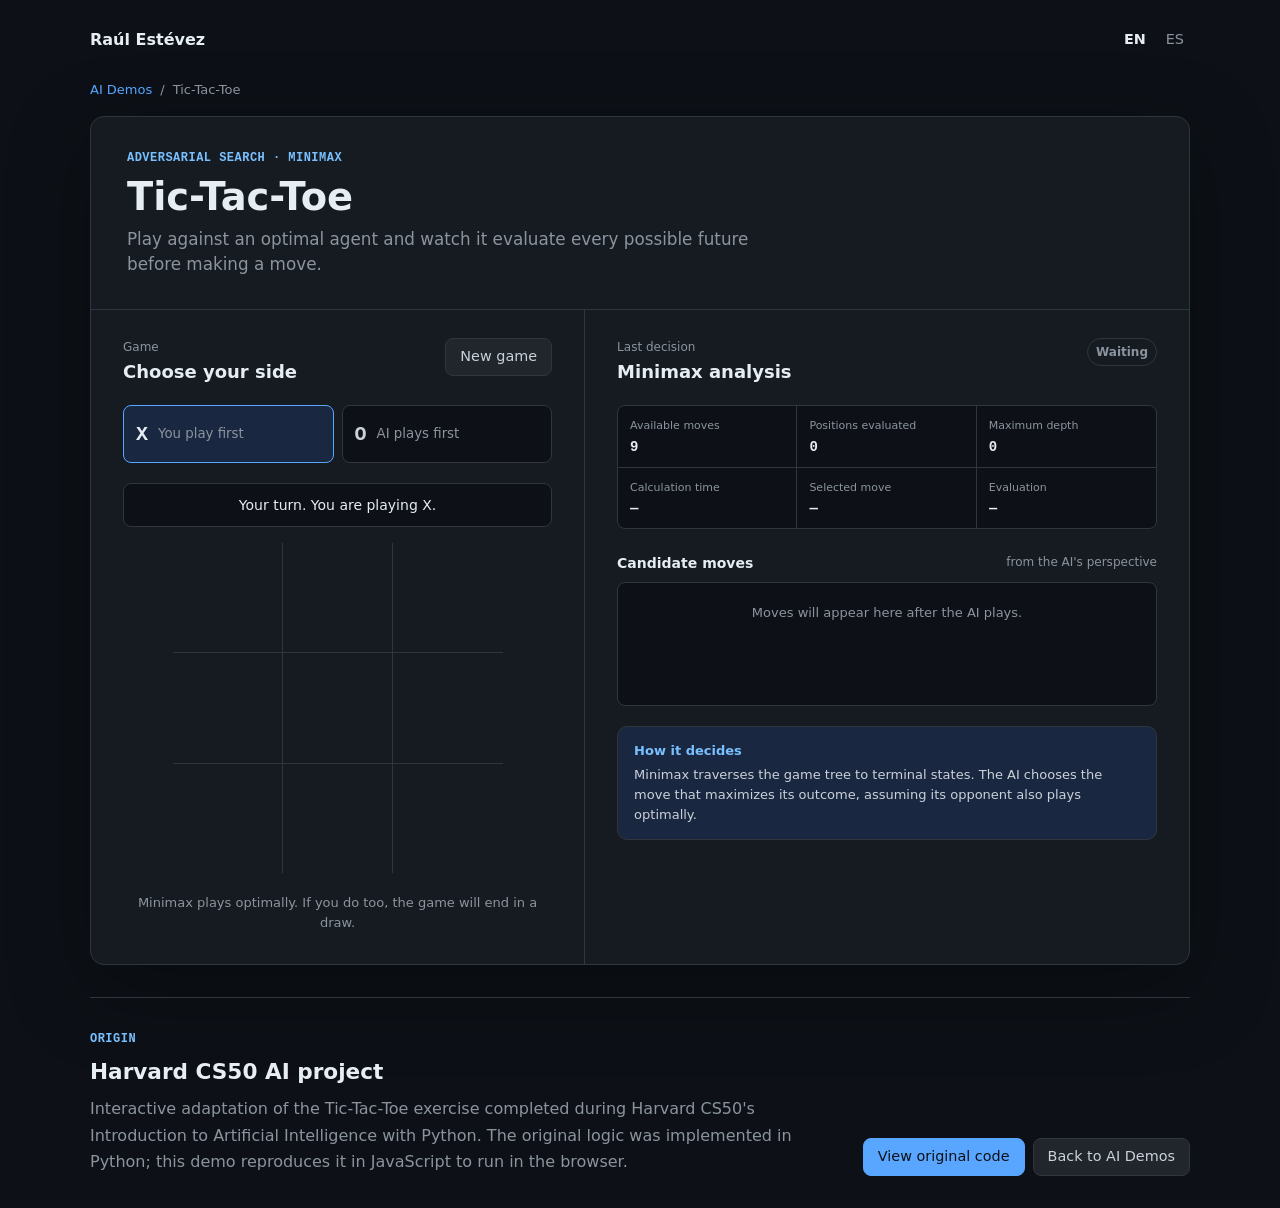
<file: demos/tictactoe/index.html>
<!doctype html>
<html lang="es">
<head>
  <meta charset="utf-8">
  <meta name="viewport" content="width=device-width, initial-scale=1">
  <meta name="description" content="Demo interactiva de Minimax aplicada al tres en raya.">
  <title>Tic-Tac-Toe · Minimax</title>
  <link rel="stylesheet" href="../../assets/css/tokens.css">
  <link rel="stylesheet" href="../../assets/css/base.css">
  <link rel="stylesheet" href="../../assets/css/demo.css">
</head>
<body>
  <header class="site-header">
    <a class="site-header__brand" href="https://raulesteveza.github.io">Raúl Estévez</a>
    <div class="language-switcher" role="group" aria-label="Idioma">
      <button class="language-switcher__button" type="button" data-lang="en" aria-pressed="false">EN</button>
      <button class="language-switcher__button" type="button" data-lang="es" aria-pressed="true">ES</button>
    </div>
  </header>

  <main class="page-shell demo-page">
    <nav class="breadcrumb" aria-label="Navegación secundaria">
      <a href="../../" data-i18n="backHub">AI Demos</a><span aria-hidden="true">/</span><span>Tic-Tac-Toe</span>
    </nav>

    <section class="window demo-window" aria-labelledby="page-title">
      <header class="demo-header">
        <div>
          <p class="eyebrow" data-i18n="eyebrow">Búsqueda adversarial · Minimax</p>
          <h1 id="page-title">Tic-Tac-Toe</h1>
          <p data-i18n="subtitle">Juega contra un agente óptimo y observa cómo evalúa todos los futuros posibles antes de mover.</p>
        </div>
      </header>

      <div class="demo-layout">
        <section class="game-panel" aria-labelledby="game-title">
          <div class="panel-heading">
            <div>
              <p class="panel-label" data-i18n="gameLabel">Partida</p>
              <h2 id="game-title" data-i18n="chooseSide">Elige tu lado</h2>
            </div>
            <button class="button" id="new-game" type="button" data-i18n="newGame">Nueva partida</button>
          </div>

          <div class="side-selector" role="group" aria-label="Elige tu ficha">
            <button type="button" data-side="X" aria-pressed="true"><span>X</span><small data-i18n="playFirst">Juegas primero</small></button>
            <button type="button" data-side="O" aria-pressed="false"><span>O</span><small data-i18n="aiFirst">La IA juega primero</small></button>
          </div>

          <div class="game-status" id="game-status" role="status" aria-live="polite"></div>

          <div class="board" id="board" role="group" aria-label="Tablero de tres en raya">
            <button type="button" data-cell="0" aria-label="Fila 1, columna 1"></button>
            <button type="button" data-cell="1" aria-label="Fila 1, columna 2"></button>
            <button type="button" data-cell="2" aria-label="Fila 1, columna 3"></button>
            <button type="button" data-cell="3" aria-label="Fila 2, columna 1"></button>
            <button type="button" data-cell="4" aria-label="Fila 2, columna 2"></button>
            <button type="button" data-cell="5" aria-label="Fila 2, columna 3"></button>
            <button type="button" data-cell="6" aria-label="Fila 3, columna 1"></button>
            <button type="button" data-cell="7" aria-label="Fila 3, columna 2"></button>
            <button type="button" data-cell="8" aria-label="Fila 3, columna 3"></button>
          </div>

          <p class="game-note" data-i18n="gameNote">Minimax juega de forma óptima. Si tú también lo haces, la partida terminará en empate.</p>
        </section>

        <aside class="analysis-panel" aria-labelledby="analysis-title">
          <div class="panel-heading">
            <div>
              <p class="panel-label" data-i18n="analysisLabel">Última decisión</p>
              <h2 id="analysis-title" data-i18n="analysisTitle">Análisis de Minimax</h2>
            </div>
            <span class="analysis-state" id="analysis-state" data-i18n="waiting">Esperando</span>
          </div>

          <dl class="metrics">
            <div><dt data-i18n="availableMoves">Movimientos disponibles</dt><dd id="metric-moves">9</dd></div>
            <div><dt data-i18n="positions">Posiciones evaluadas</dt><dd id="metric-positions">0</dd></div>
            <div><dt data-i18n="depth">Profundidad máxima</dt><dd id="metric-depth">0</dd></div>
            <div><dt data-i18n="time">Tiempo de cálculo</dt><dd id="metric-time">—</dd></div>
            <div><dt data-i18n="selectedMove">Movimiento elegido</dt><dd id="metric-selected">—</dd></div>
            <div><dt data-i18n="evaluation">Evaluación</dt><dd id="metric-evaluation">—</dd></div>
          </dl>

          <div class="candidate-section">
            <div class="candidate-section__heading">
              <h3 data-i18n="candidateMoves">Movimientos candidatos</h3>
              <span data-i18n="aiPerspective">desde la perspectiva de la IA</span>
            </div>
            <div class="candidate-list" id="candidate-list">
              <p class="empty-state" data-i18n="emptyAnalysis">Los movimientos aparecerán aquí después de que juegue la IA.</p>
            </div>
          </div>

          <div class="algorithm-note" role="note">
            <strong data-i18n="howTitle">Cómo decide</strong>
            <p data-i18n="howCopy">Minimax recorre el árbol de juego hasta estados terminales. La IA elige el movimiento que maximiza su resultado suponiendo que su rival también juega de forma óptima.</p>
          </div>
        </aside>
      </div>
    </section>

    <section class="project-note" aria-labelledby="origin-title">
      <div>
        <p class="eyebrow" data-i18n="originLabel">Origen</p>
        <h2 id="origin-title" data-i18n="originTitle">Proyecto de Harvard CS50 AI</h2>
        <p data-i18n="originCopy">Adaptación interactiva del ejercicio Tic-Tac-Toe realizado durante Harvard CS50's Introduction to Artificial Intelligence with Python. La lógica original se implementó en Python; esta demo la reproduce en JavaScript para ejecutarla en el navegador.</p>
      </div>
      <div class="project-note__actions">
        <a class="button button--primary" href="https://github.com/RaulEstevezA/harvard_ai/tree/main/0-search/tictactoe" data-i18n="viewCode">Ver código original</a>
        <a class="button" href="../../" data-i18n="backToHub">Volver a AI Demos</a>
      </div>
    </section>
  </main>

  <script src="tictactoe.js"></script>
  <!-- Cloudflare Web Analytics -->
  <script
    type="module"
    src="https://static.cloudflareinsights.com/beacon.min.js"
    data-cf-beacon='{"token":"e39c213b71d04ecea667fe1a7c72f355"}'>
  </script>
  <!-- End Cloudflare Web Analytics -->
</body>
</html>
</file>
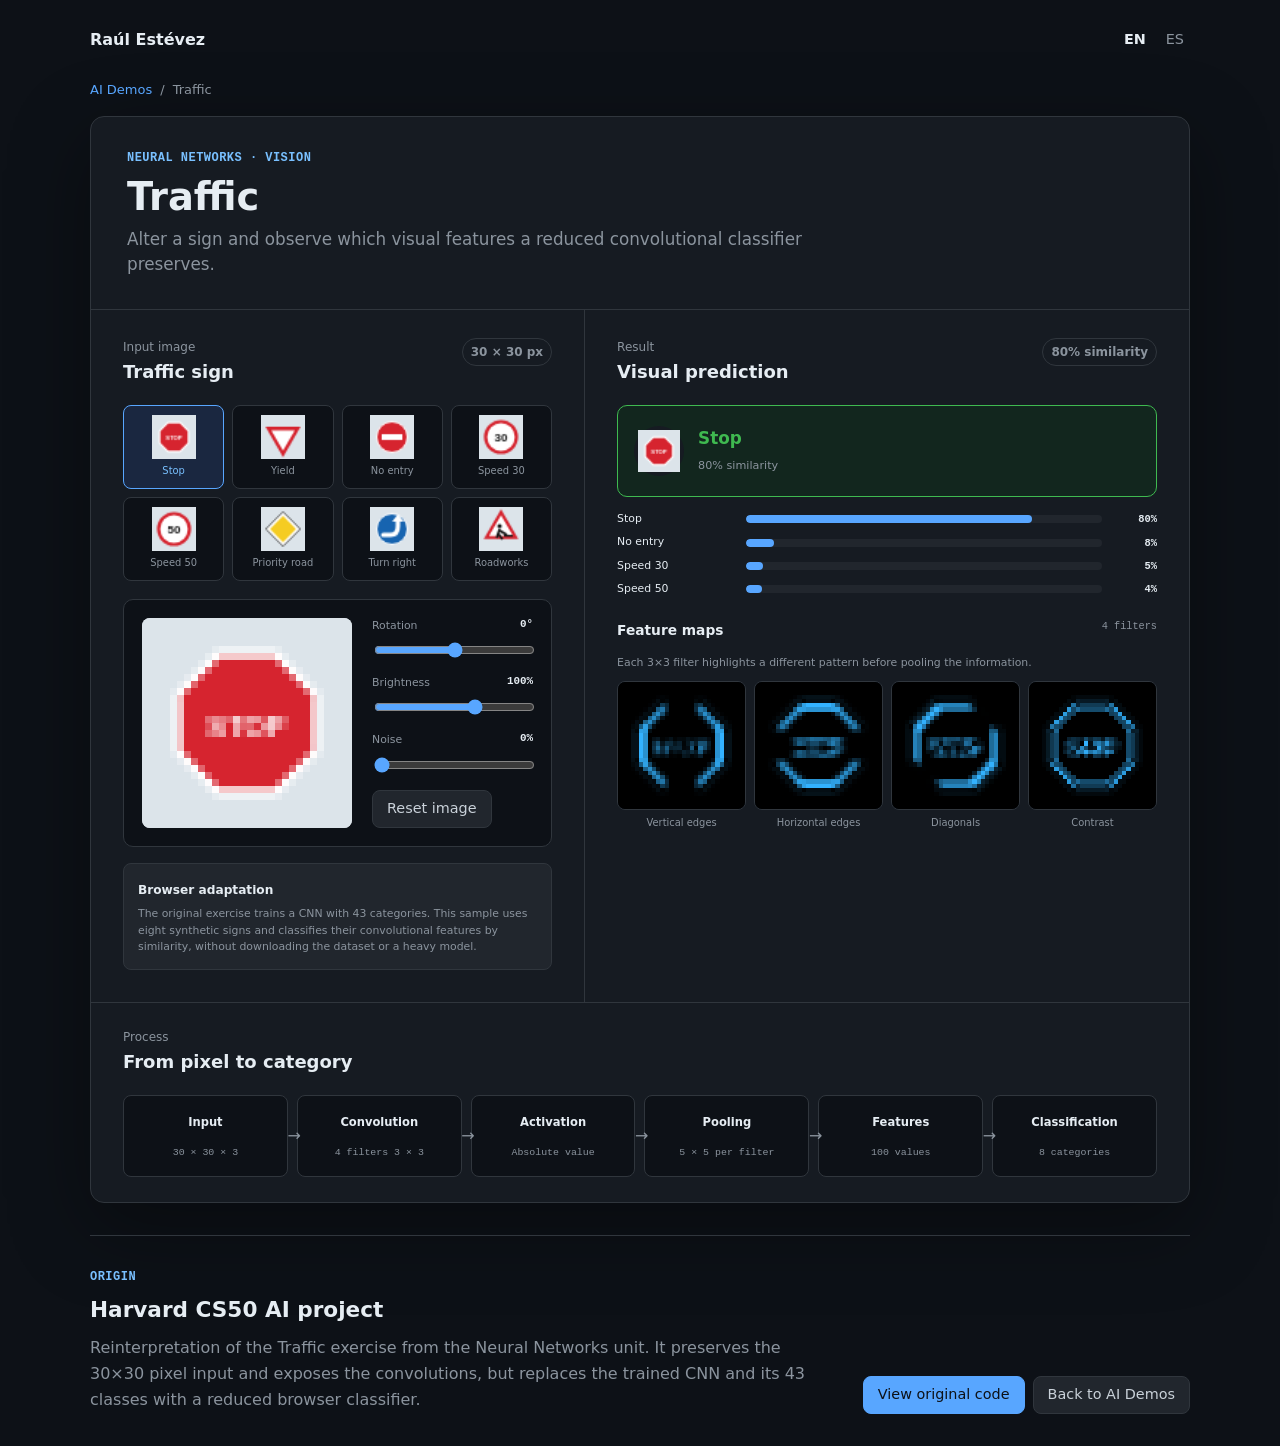
<file: demos/traffic/index.html>
<!doctype html>
<html lang="es">
<head>
  <meta charset="utf-8">
  <meta name="viewport" content="width=device-width, initial-scale=1">
  <meta name="description" content="Laboratorio visual de clasificación de señales mediante convoluciones.">
  <title>Traffic · Clasificación visual</title>
  <link rel="stylesheet" href="../../assets/css/tokens.css">
  <link rel="stylesheet" href="../../assets/css/base.css">
  <link rel="stylesheet" href="../../assets/css/demo.css">
  <link rel="stylesheet" href="traffic.css">
</head>
<body>
  <header class="site-header"><a class="site-header__brand" href="https://raulesteveza.github.io">Raúl Estévez</a><div class="language-switcher" role="group" aria-label="Idioma"><button class="language-switcher__button" type="button" data-lang="en" aria-pressed="false">EN</button><button class="language-switcher__button" type="button" data-lang="es" aria-pressed="true">ES</button></div></header>
  <main class="page-shell demo-page">
    <nav class="breadcrumb" aria-label="Navegación secundaria"><a href="../../" data-i18n="backHub">AI Demos</a><span aria-hidden="true">/</span><span>Traffic</span></nav>
    <section class="window demo-window" aria-labelledby="page-title">
      <header class="demo-header"><div><p class="eyebrow" data-i18n="eyebrow">Redes neuronales · Visión</p><h1 id="page-title">Traffic</h1><p data-i18n="subtitle">Altera una señal y observa qué rasgos visuales conserva un clasificador convolucional reducido.</p></div></header>
      <div class="traffic-layout">
        <section class="signal-panel" aria-labelledby="signal-title">
          <div class="panel-heading"><div><p class="panel-label" data-i18n="inputLabel">Imagen de entrada</p><h2 id="signal-title" data-i18n="signalTitle">Señal de tráfico</h2></div><span class="analysis-state">30 × 30 px</span></div>
          <div class="signal-gallery" id="signal-gallery" role="list"></div>
          <div class="signal-workbench"><canvas id="signal-canvas" width="30" height="30" aria-label="Processed traffic sign / Señal procesada"></canvas><div class="signal-controls"><label><span id="rotation-label" data-i18n="rotation">Rotación</span><output id="rotation-value">0°</output><input id="rotation" type="range" min="-18" max="18" value="0" aria-labelledby="rotation-label"></label><label><span id="brightness-label" data-i18n="brightness">Brillo</span><output id="brightness-value">100%</output><input id="brightness" type="range" min="55" max="125" value="100" aria-labelledby="brightness-label"></label><label><span id="noise-label" data-i18n="noise">Ruido</span><output id="noise-value">0%</output><input id="noise" type="range" min="0" max="30" value="0" aria-labelledby="noise-label"></label><button class="button" id="reset-image" type="button" data-i18n="reset">Reiniciar imagen</button></div></div>
          <div class="pipeline-note" role="note"><strong data-i18n="pipelineTitle">Adaptación para navegador</strong><p data-i18n="pipelineCopy">El ejercicio original entrena una CNN con 43 categorías. Esta muestra utiliza ocho señales sintéticas y clasifica sus rasgos convolucionales por similitud, sin descargar el dataset ni un modelo pesado.</p></div>
        </section>
        <aside class="classification-panel" aria-labelledby="prediction-title">
          <div class="panel-heading"><div><p class="panel-label" data-i18n="predictionLabel">Resultado</p><h2 id="prediction-title" data-i18n="predictionTitle">Predicción visual</h2></div><span class="analysis-state" id="confidence-state">—</span></div>
          <div class="prediction-card" id="prediction-card" aria-live="polite"></div>
          <div class="ranking" id="ranking"></div>
          <section class="feature-section" aria-labelledby="features-title"><div class="feature-heading"><div><h3 id="features-title" data-i18n="featuresTitle">Mapas de características</h3><p data-i18n="featuresCopy">Cada filtro 3×3 resalta un patrón distinto antes de agrupar la información.</p></div><span id="feature-count">4 filtros</span></div><div class="feature-maps" id="feature-maps"></div></section>
        </aside>
      </div>
      <section class="architecture-panel" aria-labelledby="architecture-title"><div class="panel-heading"><div><p class="panel-label" data-i18n="processLabel">Proceso</p><h2 id="architecture-title" data-i18n="architectureTitle">Del píxel a la categoría</h2></div></div><div class="architecture" id="architecture"></div></section>
    </section>
    <section class="project-note" aria-labelledby="origin-title"><div><p class="eyebrow" data-i18n="originLabel">Origen</p><h2 id="origin-title" data-i18n="originTitle">Proyecto de Harvard CS50 AI</h2><p data-i18n="originCopy">Reinterpretación del ejercicio Traffic de la unidad Neural Networks. Conserva la entrada de 30×30 píxeles y hace visibles las convoluciones, pero sustituye la CNN entrenada y sus 43 clases por un clasificador reducido ejecutable en el navegador.</p></div><div class="project-note__actions"><a class="button button--primary" href="https://github.com/RaulEstevezA/harvard_ai/tree/main/5-neural_networks/traffic" data-i18n="viewCode">Ver código original</a><a class="button" href="../../" data-i18n="backToHub">Volver a AI Demos</a></div></section>
  </main>
  <script src="traffic.js"></script>
  <!-- Cloudflare Web Analytics -->
  <script
    type="module"
    src="https://static.cloudflareinsights.com/beacon.min.js"
    data-cf-beacon='{"token":"e39c213b71d04ecea667fe1a7c72f355"}'>
  </script>
  <!-- End Cloudflare Web Analytics -->
</body>
</html>
</file>
<file: assets/css/tokens.css>
:root {
  --page-bg: #0d1117;
  --surface: #161b22;
  --surface-raised: #21262d;
  --accent-soft: #1a2740;
  --accent: #58a6ff;
  --accent-rgb: 88, 166, 255;
  --accent-text: #79c0ff;
  --on-accent: #0d1117;
  --text: #e6edf3;
  --btn-text: #c9d1d9;
  --muted: #8b949e;
  --border: #30363d;
  --success: #3fb950;
  --success-rgb: 63, 185, 80;
  --success-text: #7ee787;
  --success-soft: #12261e;
  --warning: #d29922;
  --warning-soft: #2b2111;
  --danger: #f85149;
  --puzzle-rgb: 163, 113, 247;
  --puzzle-text: #d2a8ff;
  --font-sans: system-ui, -apple-system, BlinkMacSystemFont, sans-serif;
  --font-mono: 'SF Mono', 'Fira Code', 'Cascadia Code', ui-monospace, monospace;
  --radius-control: 6px;
  --radius-button: 8px;
  --radius-panel: 10px;
  --radius-window: 14px;
  --radius-pill: 999px;
  --window-shadow: 0 24px 80px rgba(0, 0, 0, 0.36);
}
</file>
<file: assets/css/base.css>
* { box-sizing: border-box; }

html { color-scheme: dark; }

body {
  margin: 0;
  background: var(--page-bg);
  color: var(--text);
  font: 16px/1.5 var(--font-sans);
  -webkit-font-smoothing: antialiased;
}

button, input, select { font: inherit; }
a { color: var(--accent); }
a:hover { color: var(--accent-text); }

:focus-visible {
  outline: 2px solid var(--accent);
  outline-offset: 2px;
}

.site-header,
.page-shell {
  width: min(1100px, calc(100% - 64px));
  margin-inline: auto;
}

.site-header {
  min-height: 80px;
  display: flex;
  align-items: center;
  justify-content: space-between;
  gap: 24px;
}

.site-header__brand {
  color: var(--text);
  font-weight: 650;
  text-decoration: none;
}

.language-switcher {
  display: flex;
  gap: 0.5rem;
}

.language-switcher__button {
  padding: 2px 6px;
  border: 0;
  border-radius: 4px;
  background: transparent;
  color: var(--muted);
  font-size: 0.9rem;
  font-weight: 500;
  cursor: pointer;
  transition: color 0.15s ease;
}

.language-switcher__button[aria-pressed="true"] {
  color: var(--text);
  font-weight: 700;
}

.language-switcher__button:hover { color: var(--text); }

.window {
  background: var(--surface);
  border: 1px solid var(--border);
  border-radius: var(--radius-window);
  box-shadow: var(--window-shadow);
}

.eyebrow {
  margin: 0 0 8px;
  color: var(--accent-text);
  font: 600 0.75rem/1.5 var(--font-mono);
  letter-spacing: 0.04em;
  text-transform: uppercase;
}

h1, h2, h3, h4, p { margin-top: 0; }

.button {
  min-height: 38px;
  display: inline-flex;
  align-items: center;
  justify-content: center;
  padding: 8px 14px;
  border: 1px solid var(--border);
  border-radius: var(--radius-button);
  background: var(--surface-raised);
  color: var(--btn-text);
  font-size: 0.9rem;
  font-weight: 500;
  line-height: 1.2;
  text-decoration: none;
  cursor: pointer;
  transition: background-color 0.15s ease, border-color 0.15s ease, color 0.15s ease;
}

.button:hover {
  border-color: var(--muted);
  color: var(--text);
}

.button--primary {
  border-color: var(--accent);
  background: var(--accent);
  color: var(--on-accent);
}

.button--primary:hover {
  background: var(--accent-text);
  border-color: var(--accent-text);
  color: var(--on-accent);
}

@media (max-width: 768px) {
  .site-header, .page-shell { width: min(100% - 32px, 1100px); }
  .site-header { min-height: 64px; }
}
</file>
<file: assets/css/hub.css>
.hub-intro {
  padding: 44px 48px;
}

.hub-intro h1 {
  margin-bottom: 12px;
  font-size: 2.4rem;
  line-height: 1.15;
}

.hub-intro__lead {
  max-width: 720px;
  margin-bottom: 12px;
  color: var(--text);
  font-size: 1.15rem;
}

.hub-intro__copy {
  max-width: 720px;
  margin-bottom: 18px;
  color: var(--muted);
  line-height: 1.65;
}

.hub-scope-note {
  max-width: 760px;
  margin-bottom: 20px;
  padding: 14px 16px;
  border: 1px solid var(--border);
  border-left: 3px solid var(--accent);
  border-radius: var(--radius-button);
  background: var(--page-bg);
}

.hub-scope-note strong { display: block; margin-bottom: 5px; font-size: 0.82rem; }
.hub-scope-note p { margin: 0; color: var(--muted); font-size: 0.8rem; line-height: 1.55; }

.hub-intro__actions { display: flex; flex-wrap: wrap; gap: 8px; }

.catalog { padding-block: 64px 24px; }

.section-heading {
  display: grid;
  grid-template-columns: minmax(0, 1fr) minmax(280px, 420px);
  align-items: end;
  gap: 32px;
  margin-bottom: 36px;
}

.section-heading h2 {
  margin-bottom: 0;
  font-size: 1.75rem;
}

.section-heading__copy {
  margin-bottom: 0;
  color: var(--muted);
  line-height: 1.65;
}

.category {
  display: grid;
  grid-template-columns: 220px minmax(0, 1fr);
  gap: 32px;
  padding-block: 32px;
  border-top: 1px solid var(--border);
}

.category__heading {
  display: flex;
  align-items: flex-start;
  gap: 12px;
}

.category__number {
  color: var(--muted);
  font: 0.75rem/1.65 var(--font-mono);
}

.category__heading h3 { margin-bottom: 4px; font-size: 1.125rem; }
.category__heading p { margin-bottom: 0; color: var(--muted); font-size: 0.875rem; }

.demo-grid { display: grid; grid-template-columns: repeat(2, minmax(0, 1fr)); gap: 16px; }
.demo-grid--three { grid-template-columns: repeat(3, minmax(0, 1fr)); }

.demo-card {
  overflow: hidden;
  display: grid;
  grid-template-columns: minmax(0, 1fr);
  background: var(--surface);
  border: 1px solid var(--border);
  border-radius: var(--radius-panel);
}

.demo-card--featured { grid-template-columns: 220px minmax(0, 1fr); }

.demo-card__preview {
  min-height: 220px;
  background: var(--page-bg);
  border-right: 1px solid var(--border);
}

.demo-card__preview--board {
  display: grid;
  grid-template-columns: repeat(3, 42px);
  grid-template-rows: repeat(3, 42px);
  place-content: center;
}

.demo-card__preview--board span {
  display: grid;
  place-items: center;
  border-right: 1px solid var(--border);
  border-bottom: 1px solid var(--border);
  color: var(--accent-text);
  font: 500 1.25rem var(--font-mono);
}

.demo-card__preview--board span:nth-child(3n) { border-right: 0; }
.demo-card__preview--board span:nth-child(n+7) { border-bottom: 0; }

.demo-card__body {
  display: flex;
  flex-direction: column;
  padding: 20px;
}

.demo-card__body > .button {
  align-self: flex-start;
  margin-top: auto;
}

.demo-card__meta {
  display: flex;
  align-items: center;
  flex-wrap: wrap;
  gap: 8px;
  margin-bottom: 12px;
  color: var(--muted);
  font: 0.75rem var(--font-mono);
}

.demo-type {
  padding: 2px 10px;
  border: 1px solid;
  border-radius: var(--radius-pill);
  font: 600 0.72rem var(--font-mono);
  letter-spacing: 0.03em;
  text-transform: uppercase;
}

.demo-type--game { border-color: rgba(var(--accent-rgb), 0.45); background: rgba(var(--accent-rgb), 0.15); color: var(--accent-text); }
.demo-type--puzzle { border-color: rgba(var(--puzzle-rgb), 0.5); background: rgba(var(--puzzle-rgb), 0.15); color: var(--puzzle-text); }
.demo-type--demonstration { border-color: rgba(var(--success-rgb), 0.45); background: rgba(var(--success-rgb), 0.15); color: var(--success-text); }

.demo-card h4 { margin-bottom: 8px; font-size: 1.1rem; }
.demo-card p { margin-bottom: 16px; color: var(--muted); font-size: 0.9rem; line-height: 1.6; }

.tag-list {
  display: flex;
  flex-wrap: wrap;
  gap: 6px;
  margin: 0 0 20px;
  padding: 0;
  list-style: none;
}

.tag-list li {
  padding: 3px 8px;
  border-radius: var(--radius-pill);
  background: var(--accent-soft);
  color: var(--accent-text);
  font: 500 0.75rem var(--font-mono);
}

@media (max-width: 900px) {
  .category { grid-template-columns: 1fr; gap: 20px; }
}

@media (max-width: 768px) {
  .hub-intro { padding: 28px 24px; }
  .hub-intro h1 { font-size: 1.75rem; }
  .catalog { padding-top: 48px; }
  .section-heading { grid-template-columns: 1fr; gap: 8px; }
  .demo-grid { grid-template-columns: 1fr; }
  .demo-card--featured { grid-template-columns: 1fr; }
  .demo-card__preview { min-height: 180px; border-right: 0; border-bottom: 1px solid var(--border); }
}

@media (max-width: 480px) {
  .hub-intro { padding: 20px 16px; }
  .hub-intro h1 { font-size: 1.5rem; }
  .hub-intro__actions .button { width: 100%; }
}
</file>
<file: assets/css/demo.css>
.demo-page { padding-bottom: 32px; }

.breadcrumb {
  display: flex;
  gap: 8px;
  margin: 0 0 16px;
  color: var(--muted);
  font-size: 0.8125rem;
}

.breadcrumb a { text-decoration: none; }

.demo-window { overflow: hidden; }

.demo-header {
  display: flex;
  align-items: flex-start;
  justify-content: space-between;
  gap: 24px;
  padding: 32px 36px;
  border-bottom: 1px solid var(--border);
}

.demo-header h1 { margin-bottom: 8px; font-size: 2.4rem; line-height: 1.15; }
.demo-header p:last-child { max-width: 680px; margin-bottom: 0; color: var(--muted); font-size: 1.05rem; }

.demo-layout { display: grid; grid-template-columns: minmax(360px, 0.9fr) minmax(440px, 1.1fr); }
.game-panel, .analysis-panel { padding: 28px 32px 32px; }
.game-panel { border-right: 1px solid var(--border); }

.panel-heading {
  display: flex;
  align-items: flex-start;
  justify-content: space-between;
  gap: 16px;
  margin-bottom: 20px;
}

.panel-label { margin-bottom: 2px; color: var(--muted); font-size: 0.75rem; }
.panel-heading h2 { margin-bottom: 0; font-size: 1.125rem; }

.side-selector {
  display: grid;
  grid-template-columns: repeat(2, minmax(0, 1fr));
  gap: 8px;
  margin-bottom: 20px;
}

.side-selector button {
  min-height: 58px;
  display: flex;
  align-items: center;
  gap: 10px;
  padding: 8px 12px;
  border: 1px solid var(--border);
  border-radius: var(--radius-button);
  background: var(--page-bg);
  color: var(--btn-text);
  text-align: left;
  cursor: pointer;
}

.side-selector button[aria-pressed="true"] { border-color: var(--accent); background: var(--accent-soft); color: var(--text); }
.side-selector span { font: 600 1.25rem var(--font-mono); }
.side-selector small { color: var(--muted); }

.game-status {
  min-height: 44px;
  display: flex;
  align-items: center;
  justify-content: center;
  margin-bottom: 16px;
  padding: 8px 12px;
  border: 1px solid var(--border);
  border-radius: var(--radius-button);
  background: var(--page-bg);
  color: var(--text);
  font-size: 0.875rem;
  text-align: center;
}

.game-status[data-tone="thinking"] { border-color: var(--accent); color: var(--accent-text); }
.game-status[data-tone="won"] { border-color: var(--success); background: var(--success-soft); color: var(--success); }
.game-status[data-tone="lost"], .game-status[data-tone="draw"] { border-color: var(--warning); background: var(--warning-soft); color: var(--warning); }

.board {
  width: min(100%, 330px);
  aspect-ratio: 1;
  display: grid;
  grid-template-columns: repeat(3, 1fr);
  margin: 0 auto 20px;
}

.board button {
  min-width: 0;
  border: 0;
  border-right: 1px solid var(--border);
  border-bottom: 1px solid var(--border);
  background: transparent;
  color: var(--text);
  font: 600 clamp(2rem, 7vw, 3.25rem) var(--font-mono);
  cursor: pointer;
}

.board button:nth-child(3n) { border-right: 0; }
.board button:nth-child(n+7) { border-bottom: 0; }
.board button:not(:disabled):hover { background: var(--accent-soft); }
.board button[data-mark="X"] { color: var(--accent-text); }
.board button[data-mark="O"] { color: var(--warning); }
.board button[data-winning="true"] { background: var(--success-soft); color: var(--success); }
.board button:disabled { cursor: default; }

.game-note { max-width: 420px; margin: 0 auto; color: var(--muted); font-size: 0.8125rem; text-align: center; }

.analysis-state {
  padding: 4px 8px;
  border: 1px solid var(--border);
  border-radius: var(--radius-pill);
  color: var(--muted);
  font-size: 0.75rem;
  font-weight: 600;
}

.analysis-state[data-active="true"] { border-color: var(--accent); background: var(--accent-soft); color: var(--accent-text); }

.metrics {
  display: grid;
  grid-template-columns: repeat(3, minmax(0, 1fr));
  margin: 0 0 24px;
  border: 1px solid var(--border);
  border-radius: var(--radius-button);
  background: var(--page-bg);
}

.metrics div { min-width: 0; padding: 12px; border-right: 1px solid var(--border); border-bottom: 1px solid var(--border); }
.metrics div:nth-child(3n) { border-right: 0; }
.metrics div:nth-child(n+4) { border-bottom: 0; }
.metrics dt { margin-bottom: 4px; color: var(--muted); font-size: 0.6875rem; }
.metrics dd { overflow: hidden; margin: 0; color: var(--text); font: 600 0.875rem var(--font-mono); text-overflow: ellipsis; white-space: nowrap; }

.candidate-section { margin-bottom: 20px; }
.candidate-section__heading { display: flex; justify-content: space-between; gap: 16px; margin-bottom: 8px; }
.candidate-section h3 { margin-bottom: 0; font-size: 0.875rem; }
.candidate-section__heading span { color: var(--muted); font-size: 0.75rem; }

.candidate-list { overflow-y: auto; min-height: 124px; max-height: 180px; border: 1px solid var(--border); border-radius: var(--radius-button); background: var(--page-bg); }
.empty-state { margin: 0; padding: 20px; color: var(--muted); font-size: 0.8125rem; text-align: center; }

.candidate-row {
  display: grid;
  grid-template-columns: 38px minmax(0, 1fr) auto;
  align-items: center;
  gap: 10px;
  padding: 9px 12px;
  border-bottom: 1px solid var(--border);
  font-size: 0.8125rem;
}

.candidate-row:last-child { border-bottom: 0; }
.candidate-row[data-selected="true"] { background: var(--accent-soft); }
.candidate-row__move { color: var(--text); font-family: var(--font-mono); }
.candidate-row__bar { height: 4px; overflow: hidden; border-radius: var(--radius-pill); background: var(--surface-raised); }
.candidate-row__bar span { display: block; height: 100%; background: var(--muted); }
.candidate-row[data-score="1"] .candidate-row__bar span { width: 100%; background: var(--success); }
.candidate-row[data-score="0"] .candidate-row__bar span { width: 55%; background: var(--warning); }
.candidate-row[data-score="-1"] .candidate-row__bar span { width: 18%; background: var(--danger); }
.candidate-row__result { color: var(--muted); font-weight: 600; }
.candidate-row[data-selected="true"] .candidate-row__result { color: var(--accent-text); }

.algorithm-note { padding: 14px 16px; border: 1px solid var(--border); border-radius: var(--radius-panel); background: var(--accent-soft); }
.algorithm-note strong { display: block; margin-bottom: 4px; color: var(--accent-text); font-size: 0.8125rem; }
.algorithm-note p { margin: 0; color: var(--btn-text); font-size: 0.8125rem; line-height: 1.55; }

.project-note {
  display: flex;
  justify-content: space-between;
  align-items: end;
  gap: 32px;
  margin-top: 32px;
  padding-top: 32px;
  border-top: 1px solid var(--border);
}

.project-note h2 { margin-bottom: 8px; font-size: 1.35rem; }
.project-note p:last-child { max-width: 720px; margin-bottom: 0; color: var(--muted); line-height: 1.65; }
.project-note__actions { flex: 0 0 auto; display: flex; flex-wrap: wrap; gap: 8px; }

@media (max-width: 1000px) {
  .demo-layout { grid-template-columns: 1fr; }
  .game-panel { border-right: 0; border-bottom: 1px solid var(--border); }
}

@media (max-width: 768px) {
  .demo-header { padding: 24px; }
  .demo-header h1 { font-size: 1.75rem; }
  .game-panel, .analysis-panel { padding: 24px; }
  .project-note { align-items: flex-start; flex-direction: column; }
}

@media (max-width: 600px) {
  .demo-header { flex-direction: column; padding: 20px 16px; }
  .game-panel, .analysis-panel { padding: 20px 16px; }
  .side-selector { grid-template-columns: 1fr; }
  .metrics { grid-template-columns: repeat(2, minmax(0, 1fr)); }
  .metrics div:nth-child(3n) { border-right: 1px solid var(--border); }
  .metrics div:nth-child(2n) { border-right: 0; }
  .metrics div:nth-child(n+4) { border-bottom: 1px solid var(--border); }
  .metrics div:nth-child(n+5) { border-bottom: 0; }
  .candidate-section__heading { flex-direction: column; gap: 2px; }
  .project-note__actions, .project-note__actions .button { width: 100%; }
}
</file>
<file: demos/attention/attention.css>
.attention-layout{display:grid;grid-template-columns:minmax(420px,.75fr) minmax(620px,1.25fr)}.sentence-panel,.matrix-panel{padding:28px 32px 32px}.sentence-panel{border-right:1px solid var(--border)}
.example-list{display:flex;flex-wrap:wrap;gap:6px;margin-bottom:18px}.example-list button,.selector-group button{padding:5px 9px;border:1px solid var(--border);border-radius:var(--radius-pill);background:var(--surface-raised);color:var(--btn-text);font-size:.68rem;cursor:pointer}.example-list button[aria-pressed="true"],.selector-group button[aria-pressed="true"]{border-color:var(--accent);background:var(--accent-soft);color:var(--accent-text)}
.masked-sentence{min-height:106px;display:flex;flex-wrap:wrap;align-content:center;gap:7px;padding:18px;border:1px solid var(--border);border-radius:var(--radius-panel);background:var(--page-bg)}.sentence-word{font:500 .86rem var(--font-mono)}.sentence-word[data-mask="true"]{padding:2px 6px;border-radius:var(--radius-button);background:var(--accent-soft);color:var(--accent-text)}
.prediction-list{display:grid;grid-template-columns:repeat(3,1fr);gap:7px;margin:12px 0 22px}.prediction{padding:10px;border:1px solid var(--border);border-radius:var(--radius-button);background:var(--page-bg)}.prediction strong{display:block;font-size:.78rem}.prediction span{color:var(--muted);font:.65rem var(--font-mono)}.prediction:first-child{border-color:var(--success);background:var(--success-soft)}.prediction:first-child strong{color:var(--success)}
.token-section h3{font-size:.84rem}.token-section>p{margin:4px 0 9px;color:var(--muted);font-size:.68rem}.token-list{display:flex;flex-wrap:wrap;gap:5px}.token-button{padding:5px 7px;border:1px solid var(--border);border-radius:var(--radius-button);background:var(--page-bg);color:var(--muted);font:500 .65rem var(--font-mono);cursor:pointer}.token-button[aria-pressed="true"]{border-color:var(--accent);background:var(--accent-soft);color:var(--accent-text)}
.scope-note{margin-top:18px;padding:13px 14px;border:1px solid var(--border);border-radius:var(--radius-button);background:var(--surface-raised)}.scope-note strong{font-size:.76rem}.scope-note p{margin:5px 0 0;color:var(--muted);font-size:.68rem;line-height:1.55}
.selector-row{display:flex;gap:24px;margin-bottom:13px}.selector-row>div{display:grid;gap:6px}.selector-row span{color:var(--muted);font-size:.65rem}.selector-group{display:flex;gap:5px}.head-summary{min-height:58px;margin-bottom:14px;padding:11px 13px;border:1px solid var(--border);border-radius:var(--radius-button);background:var(--page-bg)}.head-summary strong{font-size:.76rem}.head-summary p{margin:4px 0 0;color:var(--muted);font-size:.68rem}
.heatmap-wrap{max-width:100%;overflow:auto;padding:4px 0 10px}.heatmap{display:grid;width:max-content;min-width:100%;gap:2px}.heatmap-label{display:grid;place-items:center;min-width:36px;height:38px;padding:2px;color:var(--muted);font:500 .57rem var(--font-mono);overflow:hidden}.heatmap-label--column{writing-mode:vertical-rl;transform:rotate(180deg);height:64px}.heatmap-label[data-active="true"]{color:var(--accent-text)}.heatmap-cell{min-width:36px;height:36px;border:1px solid transparent;border-radius:3px;background:rgba(var(--accent-rgb),var(--score));cursor:pointer}.heatmap-cell:hover,.heatmap-cell[data-active="true"]{border-color:var(--accent-text)}
.focus-panel{display:grid;grid-template-columns:170px 1fr;gap:18px;margin-top:13px;padding:15px;border:1px solid var(--border);border-radius:var(--radius-panel);background:var(--page-bg)}.focus-panel h3{margin-top:4px;font:600 .8rem var(--font-mono)}.focus-bars{display:grid;gap:5px}.focus-row{display:grid;grid-template-columns:90px 1fr 38px;align-items:center;gap:7px;font-size:.62rem}.focus-row>span{overflow:hidden;text-overflow:ellipsis;white-space:nowrap}.focus-track{height:7px;border-radius:var(--radius-pill);background:var(--surface-raised);overflow:hidden}.focus-track i{display:block;height:100%;border-radius:inherit;background:var(--accent)}.focus-row strong{text-align:right;font:600 .61rem var(--font-mono)}
.transformer-panel{padding:25px 32px;border-top:1px solid var(--border)}.transformer-flow{display:grid;grid-template-columns:repeat(5,1fr);gap:9px}.flow-step{position:relative;display:grid;place-items:center;min-height:78px;padding:10px;border:1px solid var(--border);border-radius:var(--radius-button);background:var(--page-bg);text-align:center}.flow-step:not(:last-child)::after{content:'→';position:absolute;right:-14px;z-index:1;color:var(--muted)}.flow-step strong{font-size:.72rem}.flow-step span{color:var(--muted);font:.62rem var(--font-mono)}
@media(max-width:1120px){.attention-layout{grid-template-columns:minmax(0,1fr)}.sentence-panel{border-right:0;border-bottom:1px solid var(--border)}}@media(max-width:700px){.sentence-panel,.matrix-panel,.transformer-panel{padding:20px 16px}.prediction-list{grid-template-columns:1fr}.focus-panel{grid-template-columns:1fr}.transformer-flow{grid-template-columns:1fr}.flow-step:not(:last-child)::after{display:none}.heatmap-cell{min-width:30px;height:30px}.heatmap-label{min-width:30px}.selector-row{align-items:flex-start;flex-direction:column;gap:12px}}
</file>
<file: demos/crossword/crossword.css>
.cross-layout{display:grid;grid-template-columns:minmax(410px,.9fr) minmax(470px,1.1fr)}.cross-board-panel,.solver-panel{padding:28px 32px 32px}.cross-board-panel{border-right:1px solid var(--border)}
.cross-tabs{display:grid;grid-template-columns:repeat(3,1fr);gap:6px;margin:16px 0}.cross-tabs button{min-height:38px;border:1px solid var(--border);border-radius:var(--radius-control);background:var(--page-bg);color:var(--muted);cursor:pointer}.cross-tabs button[aria-selected="true"]{border-color:var(--accent);background:var(--accent-soft);color:var(--accent-text)}.cross-grid{width:min(100%,520px);display:grid;gap:3px;margin:18px auto 22px;padding:10px;border:1px solid var(--border);border-radius:var(--radius-panel);background:var(--page-bg)}.cross-cell{display:grid;place-items:center;min-width:0;border:1px solid var(--border);border-radius:4px;background:var(--surface);color:var(--text);font:600 clamp(.65rem,2vw,1.4rem) var(--font-mono)}.cross-cell[data-block="true"]{border-color:transparent;background:var(--page-bg)}.cross-cell[data-active="true"]{border-color:var(--accent);background:var(--accent-soft);color:var(--accent-text)}
.cross-actions{display:flex;justify-content:center;flex-wrap:wrap;gap:8px;margin-bottom:20px}.cross-metrics{display:grid;grid-template-columns:repeat(4,1fr);margin:0;border:1px solid var(--border);border-radius:var(--radius-button);background:var(--page-bg)}.cross-metrics div{padding:10px;border-right:1px solid var(--border)}.cross-metrics div:last-child{border:0}.cross-metrics dt{min-height:32px;color:var(--muted);font-size:.6875rem}.cross-metrics dd{margin:4px 0 0;font:600 .875rem var(--font-mono)}
.step-explanation{min-height:78px;margin-bottom:20px;padding:14px 16px;border:1px solid var(--border);border-radius:var(--radius-button);background:var(--page-bg);color:var(--btn-text);font-size:.8125rem;line-height:1.55}.step-explanation strong{display:block;margin-bottom:4px;color:var(--text)}
.variable-block,.assignment-block{margin-bottom:20px}.variable-heading{display:flex;justify-content:space-between;gap:12px;margin-bottom:8px}.variable-heading h3,.assignment-block h3{margin:0 0 8px;font-size:.875rem}.variable-heading span{color:var(--accent-text);font:600 .75rem var(--font-mono)}.domain-list{overflow-y:auto;min-height:122px;max-height:190px;border:1px solid var(--border);border-radius:var(--radius-button);background:var(--page-bg)}.domain-word{display:flex;justify-content:space-between;padding:8px 12px;border-bottom:1px solid var(--border);font:12px var(--font-mono)}.domain-word:last-child{border:0}.domain-word span{color:var(--muted)}
.assignment-block>div{min-height:52px;display:flex;flex-wrap:wrap;gap:6px;padding:10px;border:1px solid var(--border);border-radius:var(--radius-button);background:var(--page-bg)}.assignment-chip{padding:5px 8px;border-radius:var(--radius-pill);background:var(--accent-soft);color:var(--accent-text);font:11px var(--font-mono)}.cross-empty{margin:auto;color:var(--muted);font-size:.8125rem}
@media(max-width:1000px){.cross-layout{grid-template-columns:1fr}.cross-board-panel{border-right:0;border-bottom:1px solid var(--border)}}@media(max-width:600px){.cross-board-panel,.solver-panel{padding:20px 16px}.cross-actions .button{width:100%}.cross-metrics{grid-template-columns:repeat(2,1fr)}.cross-metrics div:nth-child(2){border-right:0}.cross-metrics div:nth-child(-n+2){border-bottom:1px solid var(--border)}}
</file>
<file: demos/degrees/degrees.css>
.degrees-layout{display:grid;grid-template-columns:minmax(410px,.9fr) minmax(440px,1.1fr)}
.search-panel,.search-state{padding:28px 32px 32px}.search-panel{border-right:1px solid var(--border)}
.person-selectors{display:grid;grid-template-columns:1fr 1fr;gap:10px;margin-bottom:18px}.person-selectors label{display:grid;gap:6px;color:var(--muted);font-size:.75rem}.person-selectors select{width:100%;min-width:0;padding:10px 34px 10px 12px;border:1px solid var(--border);border-radius:var(--radius-button);background:var(--page-bg);color:var(--text)}
.preset-block{margin-bottom:16px}.preset-block>span{display:block;margin-bottom:7px;color:var(--muted);font-size:.75rem}.preset-block>div{display:flex;flex-wrap:wrap;gap:6px}.preset-block button{padding:5px 9px;border:1px solid var(--border);border-radius:var(--radius-pill);background:var(--surface-raised);color:var(--btn-text);font-size:.72rem;cursor:pointer}.preset-block button:hover{border-color:var(--muted)}
.degrees-status{min-height:48px;display:grid;place-items:center;margin-bottom:14px;padding:9px 12px;border:1px solid var(--border);border-radius:var(--radius-button);background:var(--page-bg);color:var(--muted);font-size:.84rem;text-align:center}.degrees-status[data-tone="active"]{border-color:var(--accent);color:var(--accent-text)}.degrees-status[data-tone="found"]{border-color:var(--success);background:var(--success-soft);color:var(--success)}.degrees-status[data-tone="missing"]{border-color:var(--warning);background:var(--warning-soft);color:var(--warning)}
.search-actions{display:flex;flex-wrap:wrap;gap:7px;margin-bottom:20px}.degrees-metrics{display:grid;grid-template-columns:repeat(4,1fr);margin:0 0 20px;border:1px solid var(--border);border-radius:var(--radius-button);background:var(--page-bg)}.degrees-metrics div{padding:10px;border-right:1px solid var(--border)}.degrees-metrics div:last-child{border:0}.degrees-metrics dt{min-height:32px;color:var(--muted);font-size:.68rem}.degrees-metrics dd{margin:3px 0 0;font:600 .9rem var(--font-mono)}
.state-block{margin-bottom:20px}.state-heading{display:flex;justify-content:space-between;gap:12px;margin-bottom:8px}.state-heading h3{margin:0;font-size:.86rem}.state-heading span{color:var(--muted);font:600 .72rem var(--font-mono)}.chip-list{min-height:62px;display:flex;align-content:flex-start;flex-wrap:wrap;gap:6px;padding:10px;border:1px solid var(--border);border-radius:var(--radius-button);background:var(--page-bg)}.person-chip{padding:5px 8px;border-radius:var(--radius-pill);background:var(--surface-raised);color:var(--btn-text);font-size:.72rem}.person-chip[data-current="true"]{background:var(--accent-soft);color:var(--accent-text)}
.search-log{overflow-y:auto;min-height:132px;max-height:210px;border:1px solid var(--border);border-radius:var(--radius-button);background:var(--page-bg)}.log-entry{padding:9px 11px;border-bottom:1px solid var(--border);color:var(--muted);font-size:.78rem}.log-entry:last-child{border:0}.log-entry strong{color:var(--text)}
.path-panel,.corpus-panel{padding:26px 32px;border-top:1px solid var(--border)}.path-result{min-height:96px;display:flex;align-items:stretch;gap:8px;overflow-x:auto;padding-bottom:4px}.path-empty{width:100%;display:grid;place-items:center;padding:24px;border:1px dashed var(--border);border-radius:var(--radius-panel);color:var(--muted);font-size:.82rem;text-align:center}.path-person{min-width:142px;display:grid;place-items:center;padding:14px;border:1px solid var(--border);border-radius:var(--radius-panel);background:var(--page-bg);text-align:center}.path-person strong{font-size:.84rem}.path-person span{color:var(--muted);font-size:.7rem}.path-movie{min-width:150px;display:grid;place-items:center;align-content:center;gap:3px;color:var(--accent-text);font-size:.72rem;text-align:center}.path-movie::before,.path-movie::after{content:"";width:100%;height:1px;background:var(--accent)}.path-movie strong{padding-block:4px;font-size:.75rem}
.corpus-copy{max-width:760px;margin:-6px 0 18px;color:var(--muted);font-size:.8rem}.movie-grid{display:grid;grid-template-columns:repeat(5,minmax(0,1fr));gap:8px}.movie-card{padding:12px;border:1px solid var(--border);border-radius:var(--radius-button);background:var(--page-bg)}.movie-card h3{margin-bottom:2px;font-size:.82rem}.movie-card>span{color:var(--muted);font-size:.7rem}.movie-card ul{display:grid;gap:3px;margin:9px 0 0;padding:0;list-style:none;color:var(--btn-text);font-size:.7rem}
@media(max-width:1000px){.degrees-layout{grid-template-columns:1fr}.search-panel{border-right:0;border-bottom:1px solid var(--border)}.movie-grid{grid-template-columns:repeat(3,minmax(0,1fr))}}
@media(max-width:700px){.search-panel,.search-state,.path-panel,.corpus-panel{padding:20px 16px}.person-selectors{grid-template-columns:1fr}.search-actions .button{width:100%}.degrees-metrics{grid-template-columns:repeat(2,1fr)}.degrees-metrics div:nth-child(2){border-right:0}.degrees-metrics div:nth-child(-n+2){border-bottom:1px solid var(--border)}.movie-grid{grid-template-columns:1fr}.path-result{flex-direction:column}.path-person,.path-movie{min-width:0}.path-movie::before,.path-movie::after{width:1px;height:18px}}
</file>
<file: demos/heredity/heredity.css>
.heredity-layout{display:grid;grid-template-columns:minmax(430px,.9fr) minmax(500px,1.1fr)}
.family-panel,.inference-panel{padding:28px 32px 32px}.family-panel{border-right:1px solid var(--border)}
.family-tabs{display:flex;flex-wrap:wrap;gap:7px;margin-bottom:14px}.family-tabs button{padding:7px 11px;border:1px solid var(--border);border-radius:var(--radius-pill);background:var(--page-bg);color:var(--muted);font:600 .74rem var(--font-mono);cursor:pointer}.family-tabs button[aria-selected="true"]{border-color:var(--accent);background:var(--accent-soft);color:var(--accent-text)}
.family-copy,.worlds-copy{margin:-2px 0 18px;color:var(--muted);font-size:.8rem;line-height:1.55}.family-tree{display:grid;grid-template-columns:repeat(2,minmax(0,1fr));gap:9px;margin-bottom:18px}.person-evidence{display:grid;gap:9px;padding:13px;border:1px solid var(--border);border-radius:var(--radius-panel);background:var(--page-bg)}.person-evidence__heading{display:flex;align-items:flex-start;justify-content:space-between;gap:8px}.person-evidence h3{margin:0;font-size:.88rem}.person-evidence__heading span{padding:2px 7px;border-radius:var(--radius-pill);background:var(--surface-raised);color:var(--muted);font-size:.65rem}.person-evidence p{min-height:30px;margin:0;color:var(--muted);font-size:.7rem;line-height:1.45}.person-evidence label{display:grid;gap:5px;color:var(--muted);font-size:.68rem}.person-evidence select{width:100%;padding:8px 30px 8px 9px;border:1px solid var(--border);border-radius:var(--radius-button);background:var(--surface);color:var(--text)}
.heredity-actions{display:flex;gap:8px;margin-bottom:18px}.heredity-actions .button{width:100%}
.inference-status{min-height:42px;display:grid;place-items:center;margin-bottom:14px;padding:8px 12px;border:1px solid var(--border);border-radius:var(--radius-button);background:var(--page-bg);color:var(--muted);font-size:.8rem;text-align:center}.inference-metrics{display:grid;grid-template-columns:repeat(4,1fr);margin:0 0 18px;border:1px solid var(--border);border-radius:var(--radius-button);background:var(--page-bg)}.inference-metrics div{padding:9px;border-right:1px solid var(--border)}.inference-metrics div:last-child{border:0}.inference-metrics dt{min-height:28px;color:var(--muted);font-size:.66rem}.inference-metrics dd{margin:3px 0 0;font:600 .86rem var(--font-mono)}
.probability-grid{display:grid;gap:9px}.probability-card{padding:13px;border:1px solid var(--border);border-radius:var(--radius-panel);background:var(--page-bg)}.probability-card__heading{display:flex;justify-content:space-between;gap:10px;margin-bottom:10px}.probability-card h3{margin:0;font-size:.88rem}.trait-probability{color:var(--accent-text);font:600 .75rem var(--font-mono)}.gene-row{display:grid;grid-template-columns:68px minmax(0,1fr) 52px;align-items:center;gap:8px;margin-top:6px;font-size:.68rem}.gene-row>span:first-child{color:var(--muted)}.probability-track{height:7px;overflow:hidden;border-radius:var(--radius-pill);background:var(--surface-raised)}.probability-track i{display:block;height:100%;border-radius:inherit;background:var(--accent)}.gene-row strong{text-align:right;font:600 .68rem var(--font-mono)}
.worlds-panel{padding:26px 32px;border-top:1px solid var(--border)}.world-list{display:grid;grid-template-columns:repeat(3,minmax(0,1fr));gap:9px}.world-card{padding:13px;border:1px solid var(--border);border-radius:var(--radius-panel);background:var(--page-bg)}.world-card__heading{display:flex;justify-content:space-between;gap:10px;margin-bottom:9px}.world-card__heading strong{font-size:.8rem}.world-card__heading span{color:var(--accent-text);font:600 .7rem var(--font-mono)}.world-card ul{display:grid;gap:4px;margin:0;padding:0;list-style:none;color:var(--muted);font-size:.69rem}.world-card li strong{color:var(--text)}
@media(max-width:1050px){.heredity-layout{grid-template-columns:1fr}.family-panel{border-right:0;border-bottom:1px solid var(--border)}.world-list{grid-template-columns:repeat(2,minmax(0,1fr))}}
@media(max-width:700px){.family-panel,.inference-panel,.worlds-panel{padding:20px 16px}.family-tree,.world-list{grid-template-columns:1fr}.inference-metrics{grid-template-columns:repeat(2,1fr)}.inference-metrics div:nth-child(2){border-right:0}.inference-metrics div:nth-child(-n+2){border-bottom:1px solid var(--border)}.gene-row{grid-template-columns:62px minmax(0,1fr) 48px}}
</file>
<file: demos/knights/knights.css>
.knight-layout{display:grid;grid-template-columns:minmax(390px,.9fr) minmax(480px,1.1fr)}.puzzle-panel,.models-panel{padding:28px 32px 32px}.puzzle-panel{border-right:1px solid var(--border)}
.panel-actions{display:flex;flex-wrap:wrap;justify-content:flex-end;gap:6px}.puzzle-tabs{display:grid;grid-template-columns:repeat(8,1fr);gap:6px;margin-bottom:20px}.puzzle-tabs button{min-height:38px;border:1px solid var(--border);border-radius:var(--radius-control);background:var(--page-bg);color:var(--muted);cursor:pointer}.puzzle-tabs button[aria-selected="true"]{border-color:var(--accent);background:var(--accent-soft);color:var(--accent-text)}
.statements{display:grid;gap:8px;margin-bottom:20px}.statement{padding:12px 14px;border:1px solid var(--border);border-radius:var(--radius-button);background:var(--page-bg);font-size:.875rem}.statement strong{color:var(--accent-text)}
.logic-formula{margin-bottom:20px;padding:12px 14px;border:1px solid var(--border);border-radius:var(--radius-button);background:var(--surface-raised)}.logic-formula span{display:block;margin-bottom:6px;color:var(--muted);font-size:.6875rem}.logic-formula code{color:var(--text);font:12px/1.55 var(--font-mono)}
.constraint-progress{margin-bottom:12px}.constraint-progress>div:first-child{display:flex;justify-content:space-between;color:var(--muted);font-size:.75rem}.constraint-progress strong{color:var(--text);font-family:var(--font-mono)}.progress-track{height:5px;margin-top:8px;border-radius:var(--radius-pill);background:var(--surface-raised)}.progress-track span{display:block;width:0;height:100%;border-radius:inherit;background:var(--accent);transition:width .15s ease}
.constraint-current{min-height:70px;padding:12px 14px;border:1px solid var(--border);border-radius:var(--radius-button);background:var(--page-bg);color:var(--muted);font-size:.8125rem}.constraint-current strong{display:block;margin-bottom:4px;color:var(--text)}.puzzle-actions{display:flex;flex-wrap:wrap;gap:8px;margin-top:16px}
.models-table-wrap{overflow:auto;max-height:350px;margin-bottom:20px;border:1px solid var(--border);border-radius:var(--radius-button)}.models-table{width:100%;border-collapse:collapse;font-size:.75rem}.models-table th,.models-table td{padding:8px 10px;border-bottom:1px solid var(--border);text-align:center}.models-table th{position:sticky;top:0;background:var(--surface-raised);color:var(--muted);font-weight:600}.models-table td{font-family:var(--font-mono)}.models-table tr:last-child td{border-bottom:0}.models-table tr[data-valid="false"]{opacity:.42}.models-table tr[data-valid="false"] td{text-decoration:line-through}.models-table tr[data-valid="true"] td:last-child{color:var(--success)}.models-table tr[data-valid="false"] td:last-child{color:var(--danger)}
.solution{min-height:90px;margin-bottom:20px;padding:14px 16px;border:1px solid var(--border);border-radius:var(--radius-panel);background:var(--page-bg)}.solution h3{margin-bottom:8px;font-size:.875rem}.solution-list{display:flex;flex-wrap:wrap;gap:8px}.solution-list span{padding:5px 9px;border-radius:var(--radius-pill);background:var(--accent-soft);color:var(--accent-text);font-size:.75rem;font-weight:600}.solution p{margin:0;color:var(--muted);font-size:.8125rem}
@media(max-width:1000px){.knight-layout{grid-template-columns:1fr}.puzzle-panel{border-right:0;border-bottom:1px solid var(--border)}}@media(max-width:600px){.puzzle-panel,.models-panel{padding:20px 16px}.panel-actions{width:100%;justify-content:stretch}.panel-actions .button,.puzzle-actions .button{width:100%}.puzzle-tabs{grid-template-columns:repeat(4,1fr)}.models-table th,.models-table td{padding:7px 6px}}
</file>
<file: demos/minesweeper/minesweeper.css>
.mine-layout { display: grid; grid-template-columns: minmax(430px, 0.95fr) minmax(420px, 1.05fr); }
.mine-game, .knowledge-panel { padding: 28px 32px 32px; }
.mine-game { border-right: 1px solid var(--border); }
.board-actions { display: flex; flex-wrap: wrap; align-items: center; justify-content: flex-end; gap: 8px; }
.mine-status { min-height: 42px; display: grid; place-items: center; margin-bottom: 16px; padding: 8px 12px; border: 1px solid var(--border); border-radius: var(--radius-button); background: var(--page-bg); color: var(--muted); font-size: .875rem; text-align: center; }
.mine-status[data-tone="safe"] { border-color: var(--success); color: var(--success); }
.mine-status[data-tone="risk"] { border-color: var(--warning); color: var(--warning); }
.mine-status[data-tone="lost"] { border-color: var(--danger); color: var(--danger); }
.mine-board { width: min(100%, 430px); display: grid; grid-template-columns: repeat(8, 1fr); gap: 3px; margin-inline: auto; padding: 10px; border: 1px solid var(--border); border-radius: var(--radius-panel); background: var(--page-bg); }
.mine-cell { aspect-ratio: 1; min-width: 0; padding: 0; border: 1px solid var(--border); border-radius: 4px; background: var(--surface-raised); color: var(--text); font: 600 clamp(.75rem, 2vw, 1rem) var(--font-mono); cursor: pointer; }
.mine-cell:hover:not(:disabled) { border-color: var(--muted); }
.mine-cell[data-state="revealed"] { background: var(--surface); }
.mine-cell[data-state="safe"] { border-color: var(--success); background: var(--success-soft); }
.mine-cell[data-state="mine"] { border-color: var(--warning); background: var(--warning-soft); color: var(--warning); }
.mine-cell[data-state="exploded"] { border-color: var(--danger); color: var(--danger); }
.mine-cell:disabled { cursor: default; }
.mine-actions { display: flex; flex-wrap: wrap; justify-content: center; gap: 8px; margin-top: 18px; }
.mine-legend { display: flex; flex-wrap: wrap; justify-content: center; gap: 8px 16px; margin-top: 16px; color: var(--muted); font-size: .75rem; }
.mine-legend > span { display: inline-flex; align-items: center; gap: 6px; }
.mine-legend i { width: 10px; height: 10px; border: 1px solid var(--border); border-radius: 2px; background: var(--surface-raised); }
.mine-legend .legend-safe { border-color: var(--success); background: var(--success-soft); }
.mine-legend .legend-mine { border-color: var(--warning); background: var(--warning-soft); }
.mine-metrics { display: grid; grid-template-columns: repeat(4, minmax(0, 1fr)); margin: 0 0 24px; border: 1px solid var(--border); border-radius: var(--radius-button); background: var(--page-bg); }
.mine-metrics div { min-width: 0; padding: 12px 10px; border-right: 1px solid var(--border); }
.mine-metrics div:last-child { border-right: 0; }
.mine-metrics dt { min-height: 34px; color: var(--muted); font-size: .6875rem; }
.mine-metrics dd { margin: 4px 0 0; font: 600 .9rem var(--font-mono); }
.knowledge-block { margin-bottom: 20px; }
.knowledge-block h3 { margin-bottom: 8px; font-size: .875rem; }
.sentence-list, .inference-log { overflow-y: auto; min-height: 112px; max-height: 172px; border: 1px solid var(--border); border-radius: var(--radius-button); background: var(--page-bg); }
.sentence { padding: 9px 12px; border-bottom: 1px solid var(--border); color: var(--btn-text); font: .75rem/1.5 var(--font-mono); }
.sentence:last-child { border-bottom: 0; }
.inference-entry { padding: 9px 12px; border-bottom: 1px solid var(--border); color: var(--muted); font-size: .8125rem; }
.inference-entry:last-child { border-bottom: 0; }
.inference-entry strong { color: var(--text); }
.knowledge-empty { margin: 0; padding: 24px 16px; color: var(--muted); font-size: .8125rem; text-align: center; }
@media (max-width: 1000px) { .mine-layout { grid-template-columns: 1fr; } .mine-game { border-right: 0; border-bottom: 1px solid var(--border); } }
@media (max-width: 600px) { .mine-game, .knowledge-panel { padding: 20px 16px; } .board-actions { width: 100%; justify-content: space-between; } .mine-metrics { grid-template-columns: repeat(2, 1fr); } .mine-metrics div:nth-child(2) { border-right: 0; } .mine-metrics div:nth-child(-n+2) { border-bottom: 1px solid var(--border); } .mine-actions .button { width: 100%; } }
</file>
<file: demos/nim/nim.css>
.nim-layout{display:grid;grid-template-columns:minmax(430px,1fr) minmax(420px,1fr)}.training-panel,.nim-game{padding:28px 32px 32px}.training-panel{border-right:1px solid var(--border)}
.training-status,.nim-status{min-height:42px;display:grid;place-items:center;margin-bottom:10px;padding:8px 12px;border:1px solid var(--border);border-radius:var(--radius-button);background:var(--page-bg);color:var(--muted);font-size:.875rem;text-align:center}.training-status[data-complete="true"]{border-color:var(--success);color:var(--success)}.nim-status[data-tone="ai"]{border-color:var(--accent);color:var(--accent-text)}.nim-status[data-tone="end"]{border-color:var(--warning);color:var(--warning)}
.game-actions{display:flex;flex-wrap:wrap;align-items:center;justify-content:flex-end;gap:8px}.challenge-tabs{display:grid;grid-template-columns:repeat(6,1fr);gap:6px;margin-bottom:14px}.challenge-tabs button{min-height:36px;border:1px solid var(--border);border-radius:var(--radius-control);background:var(--page-bg);color:var(--muted);cursor:pointer}.challenge-tabs button[aria-selected="true"]{border-color:var(--accent);background:var(--accent-soft);color:var(--accent-text)}.challenge-tabs button:disabled{cursor:default;opacity:.55}
.training-progress{height:6px;margin-bottom:18px;border-radius:var(--radius-pill);background:var(--surface-raised)}.training-progress span{display:block;width:0;height:100%;border-radius:inherit;background:var(--accent)}
.nim-metrics{display:grid;grid-template-columns:repeat(4,1fr);margin:0 0 18px;border:1px solid var(--border);border-radius:var(--radius-button);background:var(--page-bg)}.nim-metrics div{padding:10px;border-right:1px solid var(--border)}.nim-metrics div:last-child{border:0}.nim-metrics dt{color:var(--muted);font-size:.6875rem}.nim-metrics dd{margin:4px 0 0;font:600 .875rem var(--font-mono)}
.formula-box{margin-bottom:20px;padding:12px 14px;border:1px solid var(--border);border-radius:var(--radius-button);background:var(--surface-raised)}.formula-box span{display:block;margin-bottom:6px;color:var(--muted);font-size:.6875rem}.formula-box code{font:11px/1.5 var(--font-mono);white-space:normal}
.q-section{margin-bottom:20px}.q-heading{display:flex;justify-content:space-between;gap:12px;margin-bottom:8px}.q-heading h3{margin:0;font-size:.875rem}.q-heading span{color:var(--muted);font-size:.75rem}.q-list{overflow-y:auto;min-height:150px;max-height:230px;border:1px solid var(--border);border-radius:var(--radius-button);background:var(--page-bg)}.q-row{display:grid;grid-template-columns:90px 1fr 58px;gap:10px;align-items:center;padding:8px 12px;border-bottom:1px solid var(--border);font-size:.75rem}.q-row:last-child{border:0}.q-row code{color:var(--btn-text)}.q-bar{height:4px;border-radius:var(--radius-pill);background:var(--surface-raised)}.q-bar span{display:block;height:100%;border-radius:inherit;background:var(--accent)}.q-row strong{text-align:right;font-family:var(--font-mono)}
.piles{display:grid;gap:10px;margin-bottom:20px}.pile{display:grid;grid-template-columns:72px 1fr auto;align-items:center;gap:12px;min-height:62px;padding:10px 12px;border:1px solid var(--border);border-radius:var(--radius-button);background:var(--page-bg);color:var(--text);text-align:left;cursor:pointer}.pile[aria-pressed="true"]{border-color:var(--accent);background:var(--accent-soft)}.pile:disabled{cursor:default;opacity:.55}.pile-label{color:var(--muted);font-size:.75rem}.tokens{display:flex;flex-wrap:wrap;gap:5px}.token{width:9px;height:28px;border-radius:3px;background:var(--accent)}.pile-count{font:600 .875rem var(--font-mono)}
.move-picker{padding:16px;border:1px solid var(--border);border-radius:var(--radius-panel);background:var(--page-bg)}.move-picker>div{display:flex;align-items:center;justify-content:space-between;gap:12px;margin-bottom:12px}.move-picker span{color:var(--muted);font-size:.75rem}.count-options{display:flex;flex-wrap:wrap;justify-content:flex-end;gap:5px}.count-options button{width:32px;height:32px;border:1px solid var(--border);border-radius:4px;background:var(--surface-raised);color:var(--btn-text);cursor:pointer}.count-options button[aria-pressed="true"]{border-color:var(--accent);background:var(--accent-soft);color:var(--accent-text)}.move-picker>.button{width:100%}.nim-rule{margin:14px 0 0;color:var(--muted);font-size:.8125rem;text-align:center}
@media(max-width:1000px){.nim-layout{grid-template-columns:1fr}.training-panel{border-right:0;border-bottom:1px solid var(--border)}}@media(max-width:600px){.training-panel,.nim-game{padding:20px 16px}.game-actions{width:100%;justify-content:space-between}.challenge-tabs{grid-template-columns:repeat(3,1fr)}.nim-metrics{grid-template-columns:repeat(2,1fr)}.nim-metrics div:nth-child(2){border-right:0}.nim-metrics div:nth-child(-n+2){border-bottom:1px solid var(--border)}.pile{grid-template-columns:58px 1fr auto}}
</file>
<file: demos/pagerank/pagerank.css>
.pagerank-layout{display:grid;grid-template-columns:minmax(420px,.9fr) minmax(470px,1.1fr)}.corpus-panel,.results-panel{padding:28px 32px 32px}.corpus-panel{border-right:1px solid var(--border)}
.corpus-tabs{display:grid;grid-template-columns:repeat(3,1fr);gap:6px;margin-bottom:18px}.corpus-tabs button{min-height:38px;border:1px solid var(--border);border-radius:var(--radius-control);background:var(--page-bg);color:var(--muted);cursor:pointer}.corpus-tabs button[aria-selected="true"]{border-color:var(--accent);background:var(--accent-soft);color:var(--accent-text)}
.page-graph{display:grid;grid-template-columns:repeat(2,minmax(0,1fr));gap:7px;min-height:248px;margin-bottom:20px}.page-node{min-width:0;padding:10px 11px;border:1px solid var(--border);border-radius:var(--radius-button);background:var(--page-bg);color:var(--text);text-align:left;cursor:pointer}.page-node[aria-pressed="true"]{border-color:var(--accent);background:var(--accent-soft)}.page-node strong{display:block;overflow:hidden;margin-bottom:5px;font-size:.8rem;text-overflow:ellipsis;white-space:nowrap}.page-node span{display:block;overflow:hidden;color:var(--muted);font:10px/1.45 var(--font-mono);text-overflow:ellipsis;white-space:nowrap}
.rank-controls{display:grid;grid-template-columns:1fr 120px;gap:14px;margin-bottom:16px}.rank-controls label{display:grid;gap:7px;color:var(--muted);font-size:.72rem}.rank-controls label>span{display:flex;justify-content:space-between;gap:10px}.rank-controls strong{color:var(--text);font-family:var(--font-mono)}.rank-controls input{width:100%;accent-color:var(--accent)}.rank-controls select{padding:8px;border:1px solid var(--border);border-radius:var(--radius-button);background:var(--page-bg);color:var(--text)}.pagerank-actions{display:flex;flex-wrap:wrap;gap:7px;margin-bottom:20px}
.pagerank-status{min-height:44px;display:grid;place-items:center;margin-bottom:14px;padding:8px 12px;border:1px solid var(--border);border-radius:var(--radius-button);background:var(--page-bg);color:var(--muted);font-size:.8rem;text-align:center}.pagerank-status[data-tone="complete"]{border-color:var(--success);color:var(--success)}.pagerank-status[data-tone="active"]{border-color:var(--accent);color:var(--accent-text)}
.rank-metrics{display:grid;grid-template-columns:repeat(4,1fr);margin:0 0 20px;border:1px solid var(--border);border-radius:var(--radius-button);background:var(--page-bg)}.rank-metrics div{padding:10px;border-right:1px solid var(--border)}.rank-metrics div:last-child{border:0}.rank-metrics dt{min-height:32px;color:var(--muted);font-size:.67rem}.rank-metrics dd{margin:3px 0 0;font:600 .84rem var(--font-mono)}
.ranking-block,.transition-block,.history-block{margin-bottom:20px}.ranking-heading{display:flex;align-items:center;justify-content:space-between;gap:12px;margin-bottom:8px}.ranking-heading h3,.history-block h3{margin:0;font-size:.86rem}.ranking-heading>div{display:flex;gap:8px;font-size:.68rem}.legend-sample{color:var(--puzzle-text)}.legend-iteration{color:var(--accent-text)}.rank-list,.transition-list,.iteration-history{overflow-y:auto;border:1px solid var(--border);border-radius:var(--radius-button);background:var(--page-bg)}.rank-list{max-height:270px}.rank-row{display:grid;grid-template-columns:minmax(84px,1fr) 1.2fr 96px;align-items:center;gap:9px;padding:8px 10px;border-bottom:1px solid var(--border);font-size:.72rem}.rank-row:last-child{border:0}.rank-name{overflow:hidden;color:var(--btn-text);font-family:var(--font-mono);text-overflow:ellipsis;white-space:nowrap}.rank-bars{display:grid;gap:4px}.rank-bar{display:block;height:4px;border-radius:var(--radius-pill);background:var(--surface-raised)}.rank-bar span{display:block;height:100%;border-radius:inherit}.rank-bar--sample span{background:rgb(var(--puzzle-rgb))}.rank-bar--iteration span{background:var(--accent)}.rank-values{text-align:right;font:10px/1.55 var(--font-mono)}.rank-values span{display:block}.rank-values span:first-child{color:var(--puzzle-text)}.rank-values span:last-child{color:var(--accent-text)}
.transition-block>p{margin-bottom:8px;color:var(--muted);font-size:.74rem}.transition-list{max-height:145px}.transition-row{display:grid;grid-template-columns:1fr 2fr 48px;align-items:center;gap:8px;padding:7px 10px;border-bottom:1px solid var(--border);font-size:.7rem}.transition-row:last-child{border:0}.transition-bar{display:block;height:4px;border-radius:var(--radius-pill);background:var(--surface-raised)}.transition-bar span{display:block;height:100%;border-radius:inherit;background:var(--warning)}.transition-row strong{text-align:right;font-family:var(--font-mono)}.iteration-history{min-height:72px;max-height:120px}.history-row{display:flex;justify-content:space-between;padding:7px 10px;border-bottom:1px solid var(--border);color:var(--muted);font:10px var(--font-mono)}.history-row:last-child{border:0}
@media(max-width:1000px){.pagerank-layout{grid-template-columns:1fr}.corpus-panel{border-right:0;border-bottom:1px solid var(--border)}}@media(max-width:600px){.corpus-panel,.results-panel{padding:20px 16px}.rank-controls{grid-template-columns:1fr}.pagerank-actions .button{width:100%}.rank-metrics{grid-template-columns:repeat(2,1fr)}.rank-metrics div:nth-child(2){border-right:0}.rank-metrics div:nth-child(-n+2){border-bottom:1px solid var(--border)}.rank-row{grid-template-columns:minmax(70px,1fr) 1fr 78px}}
</file>
<file: demos/parser/parser.css>
.parser-layout{display:grid;grid-template-columns:minmax(420px,.86fr) minmax(520px,1.14fr)}.sentence-panel,.tree-panel{padding:28px 32px 32px}.sentence-panel{border-right:1px solid var(--border)}
.parser-language{display:flex;align-items:center;flex-wrap:wrap;gap:7px;margin-bottom:12px}.parser-language>span{margin-right:auto;color:var(--muted);font-size:.74rem}.parser-language button{padding:5px 10px;border:1px solid var(--border);border-radius:var(--radius-pill);background:var(--page-bg);color:var(--muted);font:600 .7rem var(--font-mono);cursor:pointer}.parser-language button[aria-pressed="true"]{border-color:var(--accent);background:var(--accent-soft);color:var(--accent-text)}
.sentence-input{display:block}.sentence-input textarea{width:100%;resize:vertical;padding:13px;border:1px solid var(--border);border-radius:var(--radius-panel);background:var(--page-bg);color:var(--text);font:400 .9rem/1.6 var(--font-mono)}.sentence-input textarea:focus{outline:2px solid var(--accent);outline-offset:1px}.example-block{margin:14px 0}.example-block>span{display:block;margin-bottom:7px;color:var(--muted);font-size:.72rem}.example-block>div{display:flex;flex-wrap:wrap;gap:6px}.example-block button{padding:5px 8px;border:1px solid var(--border);border-radius:var(--radius-pill);background:var(--surface-raised);color:var(--btn-text);font-size:.68rem;cursor:pointer}.parse-button{width:100%;margin-bottom:12px}
.parser-status{min-height:44px;display:grid;place-items:center;margin-bottom:18px;padding:8px 11px;border:1px solid var(--border);border-radius:var(--radius-button);background:var(--page-bg);color:var(--muted);font-size:.78rem;text-align:center}.parser-status[data-tone="success"]{border-color:var(--success);background:var(--success-soft);color:var(--success)}.parser-status[data-tone="error"]{border-color:var(--warning);background:var(--warning-soft);color:var(--warning)}
.token-block{margin-bottom:18px}.state-heading{display:flex;justify-content:space-between;gap:10px;margin-bottom:8px}.state-heading h3{margin:0;font-size:.84rem}.state-heading span{color:var(--muted);font:600 .7rem var(--font-mono)}.token-list{min-height:54px;display:flex;align-content:flex-start;flex-wrap:wrap;gap:6px;padding:9px;border:1px solid var(--border);border-radius:var(--radius-button);background:var(--page-bg)}.token-chip{display:grid;gap:1px;padding:5px 8px;border-radius:var(--radius-pill);background:var(--surface-raised);font-size:.69rem}.token-chip small{color:var(--muted);font:600 .58rem var(--font-mono)}.token-chip[data-unknown="true"]{background:var(--warning-soft);color:var(--warning)}
.parser-metrics{display:grid;grid-template-columns:repeat(4,1fr);margin:0 0 14px;border:1px solid var(--border);border-radius:var(--radius-button);background:var(--page-bg)}.parser-metrics div{padding:9px;border-right:1px solid var(--border)}.parser-metrics div:last-child{border:0}.parser-metrics dt{min-height:28px;color:var(--muted);font-size:.65rem}.parser-metrics dd{margin:3px 0 0;font:600 .86rem var(--font-mono)}.tree-navigation{display:flex;align-items:center;justify-content:center;gap:9px;margin-bottom:12px}.tree-navigation span{min-width:64px;color:var(--muted);font:600 .72rem var(--font-mono);text-align:center}
.syntax-tree{min-height:320px;overflow:auto;display:grid;place-items:center;padding:20px 12px;border:1px solid var(--border);border-radius:var(--radius-panel);background:var(--page-bg)}.syntax-tree>ul{min-width:max-content}.syntax-tree ul{position:relative;display:flex;justify-content:center;gap:8px;margin:0;padding:18px 0 0;list-style:none}.syntax-tree li{position:relative;display:grid;justify-items:center;align-content:start}.syntax-tree li::before{content:"";position:absolute;top:0;left:50%;width:1px;height:14px;background:var(--border)}.syntax-tree>ul>li::before{display:none}.tree-node{padding:3px 7px;border:1px solid var(--border);border-radius:var(--radius-button);background:var(--surface);color:var(--accent-text);font:600 .66rem var(--font-mono)}.tree-word{border-color:transparent;background:var(--accent-soft);color:var(--text)}.syntax-tree li>ul::before{content:"";position:absolute;top:13px;left:12%;right:12%;height:1px;background:var(--border)}.tree-empty{color:var(--muted);font-size:.8rem;text-align:center}
.chunks-block{margin-top:16px}.chunks-block h3{margin-bottom:8px;font-size:.85rem}.chunk-list{display:flex;flex-wrap:wrap;gap:7px}.chunk-list span{padding:5px 9px;border-radius:var(--radius-pill);background:var(--accent-soft);color:var(--accent-text);font-size:.72rem}.grammar-panel{padding:26px 32px;border-top:1px solid var(--border)}.grammar-content{display:grid;grid-template-columns:.8fr 1.2fr;gap:24px}.grammar-content h3{margin-bottom:9px;font-size:.86rem}.rule-list,.vocabulary-list{display:flex;flex-wrap:wrap;gap:6px}.rule-list code,.vocabulary-list span{padding:4px 7px;border-radius:var(--radius-pill);background:var(--page-bg);color:var(--muted);font-size:.67rem}.rule-list code{color:var(--accent-text)}
@media(max-width:1050px){.parser-layout{grid-template-columns:1fr}.sentence-panel{border-right:0;border-bottom:1px solid var(--border)}}@media(max-width:700px){.sentence-panel,.tree-panel,.grammar-panel{padding:20px 16px}.parser-metrics{grid-template-columns:repeat(2,1fr)}.parser-metrics div:nth-child(2){border-right:0}.parser-metrics div:nth-child(-n+2){border-bottom:1px solid var(--border)}.grammar-content{grid-template-columns:1fr}.syntax-tree{min-height:260px;place-items:start center}}
</file>
<file: demos/shopping/shopping.css>
.shopping-layout{display:grid;grid-template-columns:minmax(500px,1fr) minmax(480px,1fr)}.session-panel,.prediction-panel{padding:28px 32px 32px}.session-panel{border-right:1px solid var(--border)}
.preset-block{margin-bottom:17px}.preset-block>span{display:block;margin-bottom:7px;color:var(--muted);font-size:.72rem}.preset-block>div{display:flex;flex-wrap:wrap;gap:6px}.preset-block button,.k-control button{padding:5px 9px;border:1px solid var(--border);border-radius:var(--radius-pill);background:var(--surface-raised);color:var(--btn-text);font-size:.69rem;cursor:pointer}.preset-block button:hover,.k-control button:hover{border-color:var(--muted)}
.feature-groups{display:grid;gap:14px;margin-bottom:18px}.feature-group{padding:13px;border:1px solid var(--border);border-radius:var(--radius-panel);background:var(--page-bg)}.feature-group h3{margin-bottom:10px;font-size:.84rem}.feature-grid{display:grid;grid-template-columns:repeat(2,minmax(0,1fr));gap:9px}.feature-field{display:grid;gap:5px;color:var(--muted);font-size:.68rem}.feature-field input,.feature-field select{width:100%;min-width:0;padding:8px 9px;border:1px solid var(--border);border-radius:var(--radius-button);background:var(--surface);color:var(--text);font:400 .75rem var(--font-mono)}
.k-control{display:grid;grid-template-columns:1fr auto;align-items:center;gap:7px;margin-bottom:14px;padding:11px 12px;border:1px solid var(--border);border-radius:var(--radius-button);background:var(--page-bg)}.k-control>span{font-size:.78rem}.k-control>div{display:flex;gap:5px}.k-control button[aria-pressed="true"]{border-color:var(--accent);background:var(--accent-soft);color:var(--accent-text)}.k-control small{grid-column:1/-1;color:var(--muted);font-size:.65rem}
.purchase-result{min-height:92px;display:grid;place-items:center;align-content:center;gap:4px;margin-bottom:14px;padding:16px;border:1px solid var(--border);border-radius:var(--radius-panel);background:var(--page-bg);text-align:center}.purchase-result strong{font-size:1.1rem}.purchase-result span{color:var(--muted);font-size:.75rem}.purchase-result[data-purchase="true"]{border-color:var(--success);background:var(--success-soft)}.purchase-result[data-purchase="true"] strong{color:var(--success)}
.session-feedback{margin:-7px 0 12px;color:var(--muted);font-size:.7rem;text-align:center}.session-feedback[data-edited="true"]{color:var(--accent-text)}
.prediction-metrics{display:grid;grid-template-columns:repeat(4,1fr);margin:0 0 18px;border:1px solid var(--border);border-radius:var(--radius-button);background:var(--page-bg)}.prediction-metrics div{padding:9px;border-right:1px solid var(--border)}.prediction-metrics div:last-child{border:0}.prediction-metrics dt{min-height:30px;color:var(--muted);font-size:.63rem}.prediction-metrics dd{margin:3px 0 0;font:600 .8rem var(--font-mono)}
.neighbor-block,.contribution-block{margin-top:18px}.neighbor-block h3,.contribution-block h3{margin-bottom:9px;font-size:.86rem}.neighbor-list{display:grid;gap:7px}.neighbor-card{display:grid;grid-template-columns:28px 1fr auto;align-items:center;gap:9px;padding:9px 10px;border:1px solid var(--border);border-radius:var(--radius-button);background:var(--page-bg)}.neighbor-card>strong{display:grid;place-items:center;width:26px;height:26px;border-radius:50%;background:var(--surface-raised);font:.7rem var(--font-mono)}.neighbor-card p{margin:0;color:var(--muted);font-size:.69rem}.neighbor-card p strong{color:var(--text)}.neighbor-card>span{font:600 .67rem var(--font-mono)}.neighbor-card[data-purchase="true"]>span{color:var(--success)}
.contribution-list{display:grid;gap:6px}.contribution-row{display:grid;grid-template-columns:130px 1fr 44px;align-items:center;gap:8px;font-size:.68rem}.contribution-row>span:first-child{overflow:hidden;color:var(--muted);text-overflow:ellipsis;white-space:nowrap}.contribution-track{height:7px;overflow:hidden;border-radius:var(--radius-pill);background:var(--surface-raised)}.contribution-track i{display:block;height:100%;border-radius:inherit;background:var(--accent)}.contribution-row strong{text-align:right;font:600 .65rem var(--font-mono)}
.evaluation-panel{padding:26px 32px;border-top:1px solid var(--border)}.evaluation-copy{margin:-4px 0 18px;color:var(--muted);font-size:.8rem}.evaluation-grid{display:grid;grid-template-columns:.7fr 1fr 1.1fr;gap:14px}.score-list,.confusion-matrix,.dataset-summary{padding:14px;border:1px solid var(--border);border-radius:var(--radius-panel);background:var(--page-bg)}.score-list{display:grid;grid-template-columns:repeat(3,1fr);margin:0}.score-list div{text-align:center}.score-list dt{color:var(--muted);font-size:.67rem}.score-list dd{margin:5px 0 0;font:600 1rem var(--font-mono)}.confusion-matrix{display:grid;grid-template-columns:repeat(2,1fr);gap:7px}.matrix-cell{display:grid;place-items:center;padding:9px;border-radius:var(--radius-button);background:var(--surface)}.matrix-cell strong{font:600 .9rem var(--font-mono)}.matrix-cell span{color:var(--muted);font-size:.62rem;text-align:center}.dataset-summary{display:grid;align-content:center;gap:5px}.dataset-summary strong{font-size:.82rem}.dataset-summary p{margin:0;color:var(--muted);font-size:.7rem;line-height:1.5}
@media(max-width:1080px){.shopping-layout{grid-template-columns:1fr}.session-panel{border-right:0;border-bottom:1px solid var(--border)}.evaluation-grid{grid-template-columns:1fr 1fr}.dataset-summary{grid-column:1/-1}}@media(max-width:700px){.session-panel,.prediction-panel,.evaluation-panel{padding:20px 16px}.feature-grid{grid-template-columns:1fr}.prediction-metrics{grid-template-columns:repeat(2,1fr)}.prediction-metrics div:nth-child(2){border-right:0}.prediction-metrics div:nth-child(-n+2){border-bottom:1px solid var(--border)}.evaluation-grid{grid-template-columns:1fr}.dataset-summary{grid-column:auto}.score-list{grid-template-columns:1fr;gap:12px}.contribution-row{grid-template-columns:100px 1fr 40px}}
</file>
<file: demos/traffic/traffic.css>
.traffic-layout{display:grid;grid-template-columns:minmax(480px,.9fr) minmax(520px,1.1fr)}.signal-panel,.classification-panel{padding:28px 32px 32px}.signal-panel{border-right:1px solid var(--border)}
.signal-gallery{display:grid;grid-template-columns:repeat(4,1fr);gap:8px;margin-bottom:18px}.signal-option{display:grid;place-items:center;gap:5px;padding:9px 5px;border:1px solid var(--border);border-radius:var(--radius-button);background:var(--page-bg);color:var(--muted);font-size:.62rem;cursor:pointer}.signal-option canvas{width:44px;height:44px;image-rendering:auto}.signal-option[aria-pressed="true"]{border-color:var(--accent);background:var(--accent-soft);color:var(--accent-text)}
.signal-workbench{display:grid;grid-template-columns:210px 1fr;gap:20px;align-items:center;padding:18px;border:1px solid var(--border);border-radius:var(--radius-panel);background:var(--page-bg)}#signal-canvas{width:210px;height:210px;border-radius:var(--radius-button);background:#dce4ea;image-rendering:pixelated}.signal-controls{display:grid;gap:15px}.signal-controls label{display:grid;grid-template-columns:1fr auto;gap:6px;color:var(--muted);font-size:.68rem}.signal-controls output{font:600 .68rem var(--font-mono);color:var(--text)}.signal-controls input{grid-column:1/-1;width:100%;accent-color:var(--accent)}.signal-controls .button{justify-self:start}
.pipeline-note{margin-top:16px;padding:13px 14px;border:1px solid var(--border);border-radius:var(--radius-button);background:var(--surface-raised)}.pipeline-note strong{font-size:.76rem}.pipeline-note p{margin:5px 0 0;color:var(--muted);font-size:.68rem;line-height:1.55}
.prediction-card{display:grid;grid-template-columns:auto 1fr;align-items:center;gap:14px;min-height:92px;margin-bottom:14px;padding:16px;border:1px solid var(--success);border-radius:var(--radius-panel);background:var(--success-soft)}.prediction-symbol{display:grid;place-items:center;width:50px;height:50px;border-radius:50%;background:var(--surface)}.prediction-symbol canvas{width:42px;height:42px}.prediction-card strong{display:block;color:var(--success);font-size:1.05rem}.prediction-card span{color:var(--muted);font-size:.7rem}
.ranking{display:grid;gap:7px}.rank-row{display:grid;grid-template-columns:120px 1fr 46px;align-items:center;gap:9px;font-size:.68rem}.rank-row>span{overflow:hidden;text-overflow:ellipsis;white-space:nowrap}.rank-track{height:8px;border-radius:var(--radius-pill);background:var(--surface-raised);overflow:hidden}.rank-track i{display:block;height:100%;border-radius:inherit;background:var(--accent)}.rank-row strong{text-align:right;font:600 .65rem var(--font-mono)}
.feature-section{margin-top:23px}.feature-heading{display:flex;justify-content:space-between;gap:12px;margin-bottom:10px}.feature-heading h3{font-size:.86rem}.feature-heading p{margin:4px 0 0;color:var(--muted);font-size:.68rem}.feature-heading>span{color:var(--muted);font:.64rem var(--font-mono);white-space:nowrap}.feature-maps{display:grid;grid-template-columns:repeat(4,1fr);gap:8px}.feature-map{display:grid;gap:6px;color:var(--muted);font-size:.62rem;text-align:center}.feature-map canvas{width:100%;aspect-ratio:1;border:1px solid var(--border);border-radius:var(--radius-button);background:#07111f;image-rendering:pixelated}
.architecture-panel{padding:25px 32px;border-top:1px solid var(--border)}.architecture{display:grid;grid-template-columns:repeat(6,1fr);gap:9px}.architecture-step{position:relative;display:grid;place-items:center;min-height:82px;padding:10px;border:1px solid var(--border);border-radius:var(--radius-button);background:var(--page-bg);text-align:center}.architecture-step:not(:last-child)::after{content:'→';position:absolute;right:-14px;z-index:1;color:var(--muted)}.architecture-step strong{font-size:.72rem}.architecture-step span{color:var(--muted);font:.62rem var(--font-mono)}
@media(max-width:1080px){.traffic-layout{grid-template-columns:1fr}.signal-panel{border-right:0;border-bottom:1px solid var(--border)}}@media(max-width:700px){.signal-panel,.classification-panel,.architecture-panel{padding:20px 16px}.signal-gallery{grid-template-columns:repeat(2,1fr)}.signal-workbench{grid-template-columns:1fr}.signal-workbench canvas{justify-self:center;max-width:100%}.feature-maps{grid-template-columns:repeat(2,1fr)}.architecture{grid-template-columns:repeat(2,1fr)}.architecture-step:not(:last-child)::after{display:none}.rank-row{grid-template-columns:100px 1fr 42px}}
</file>
